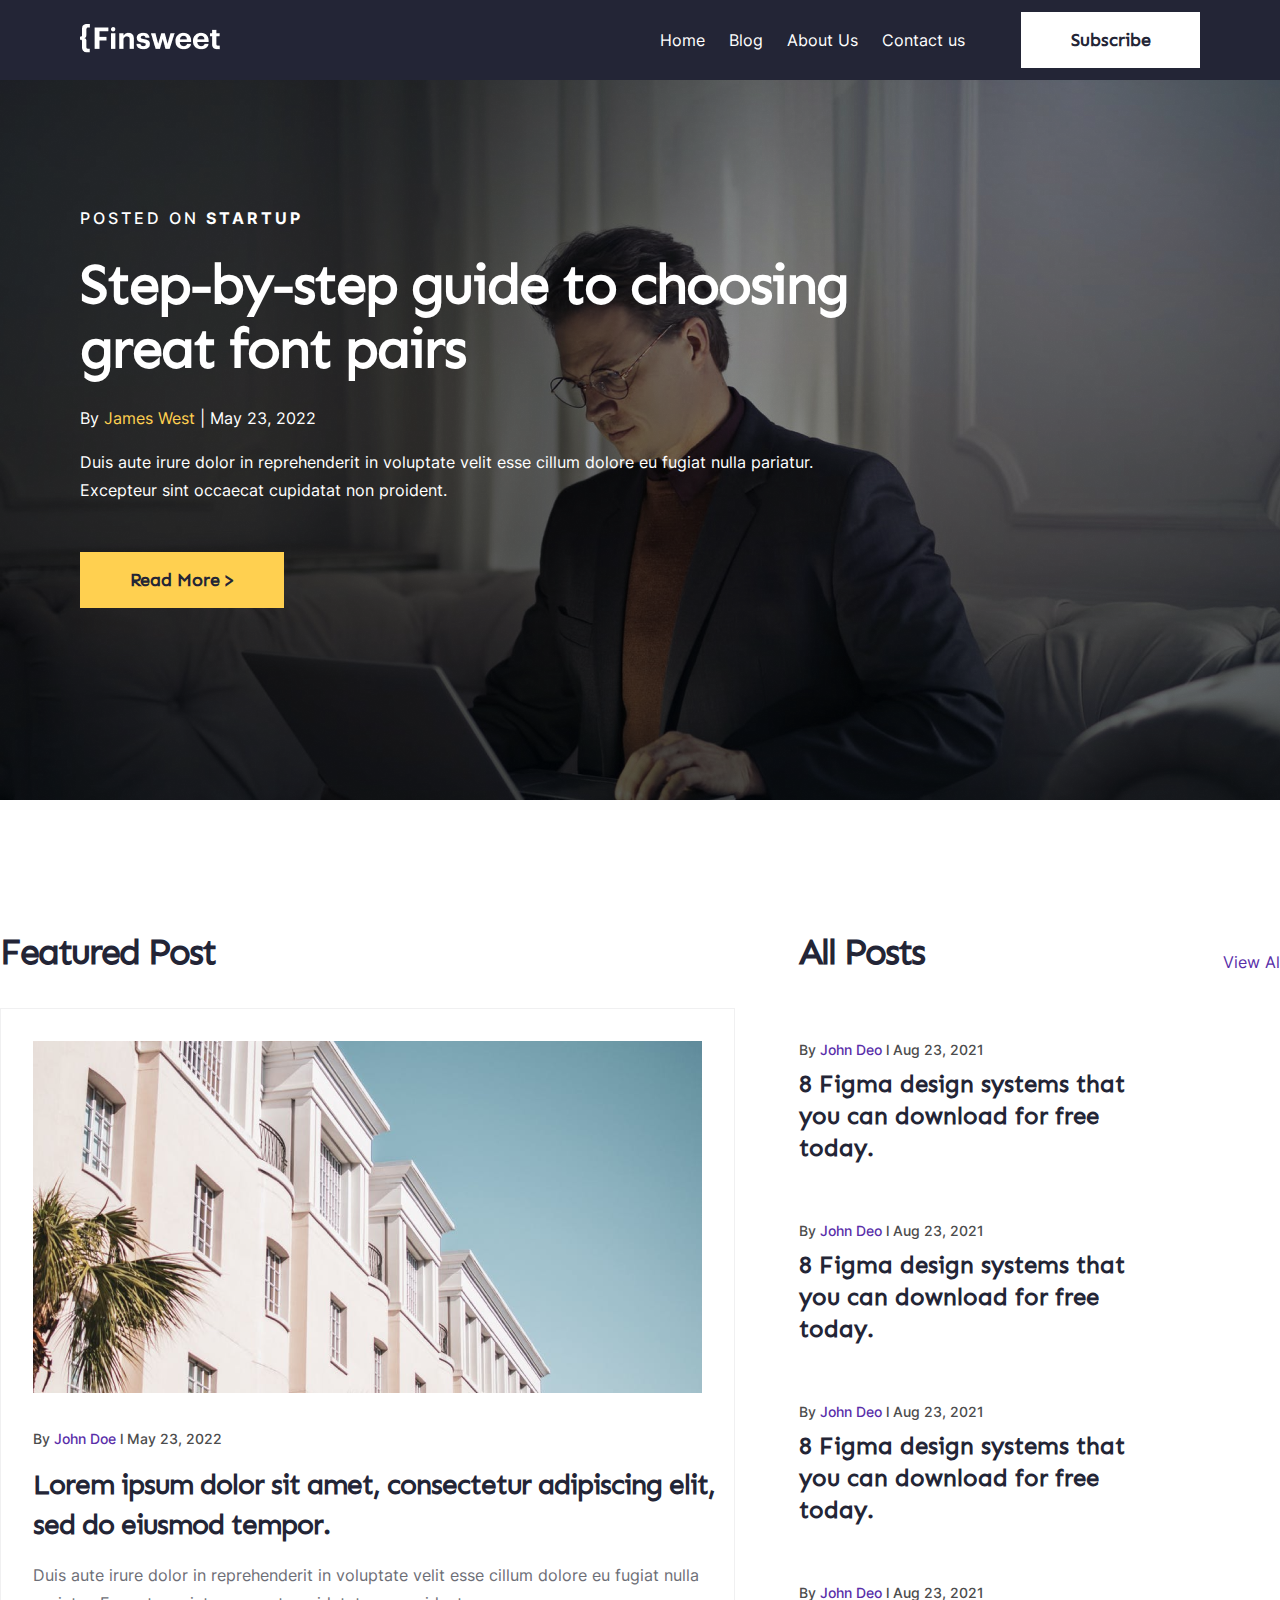
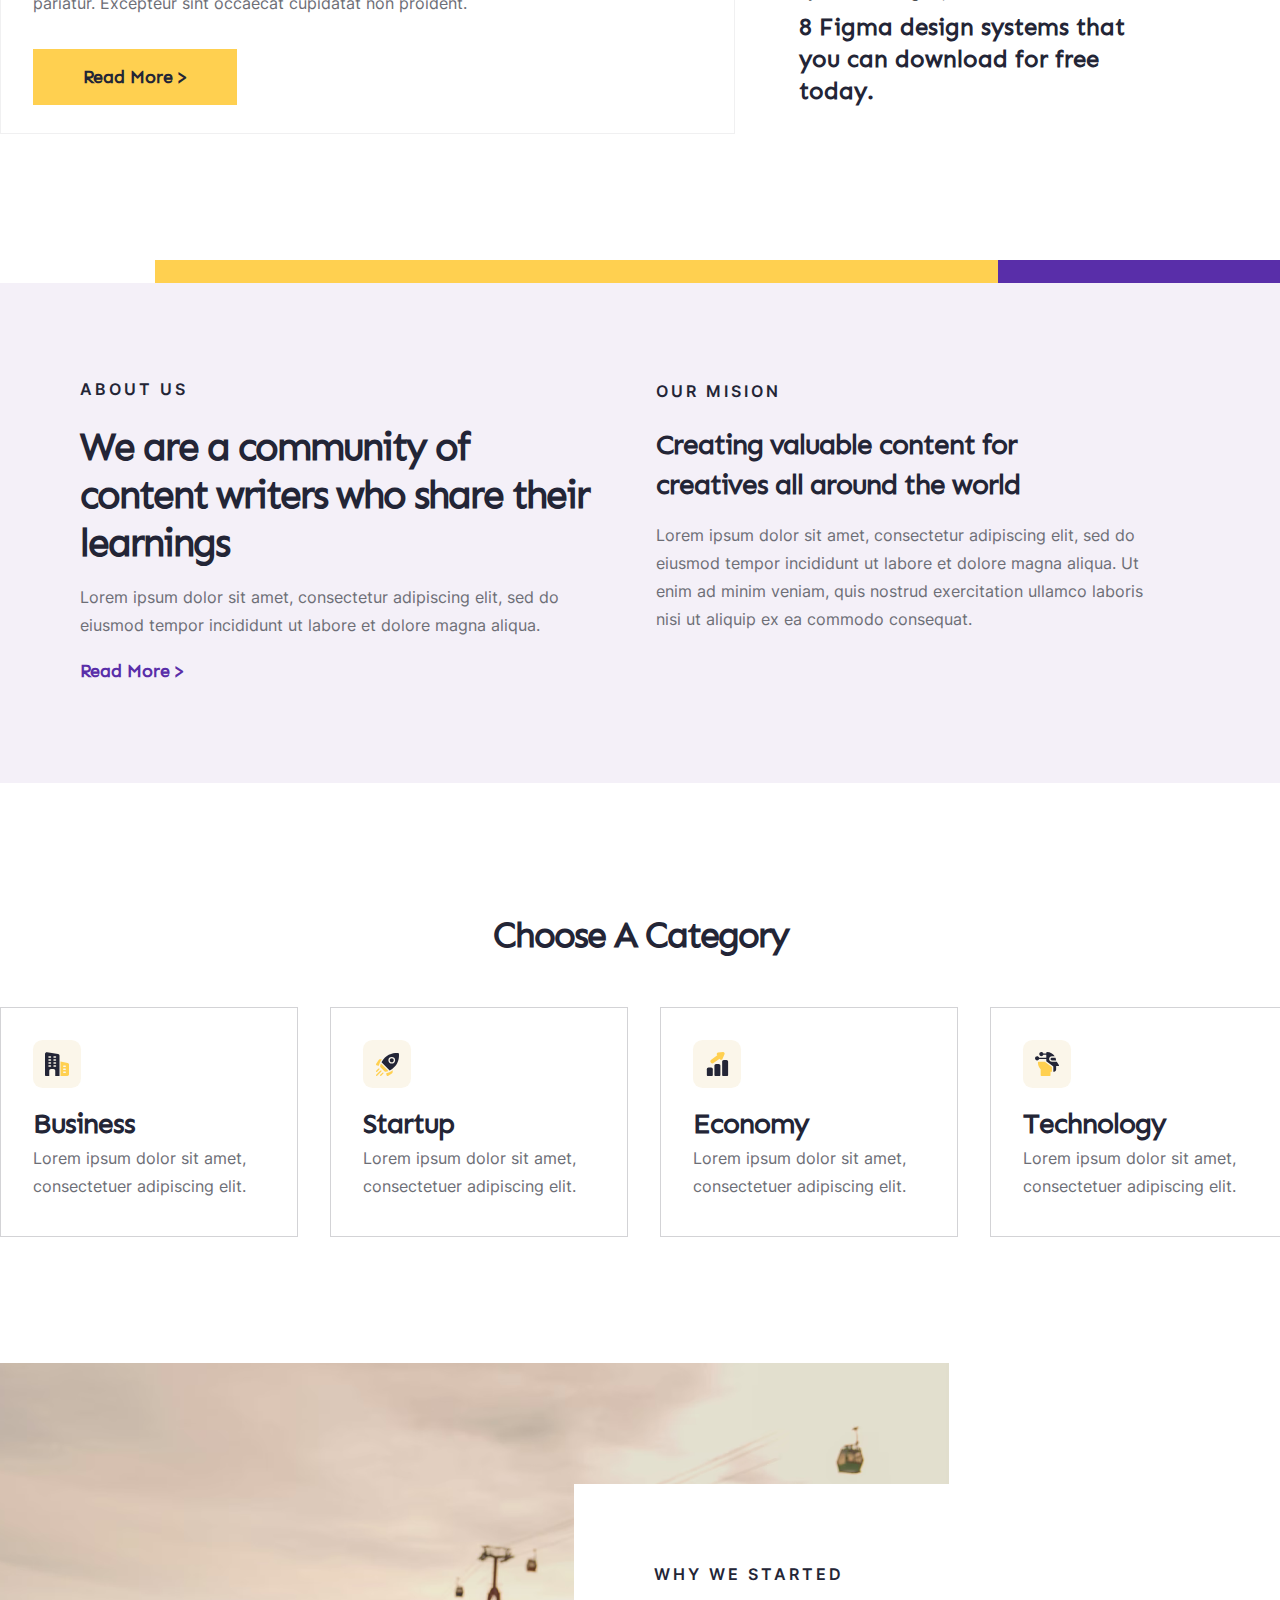
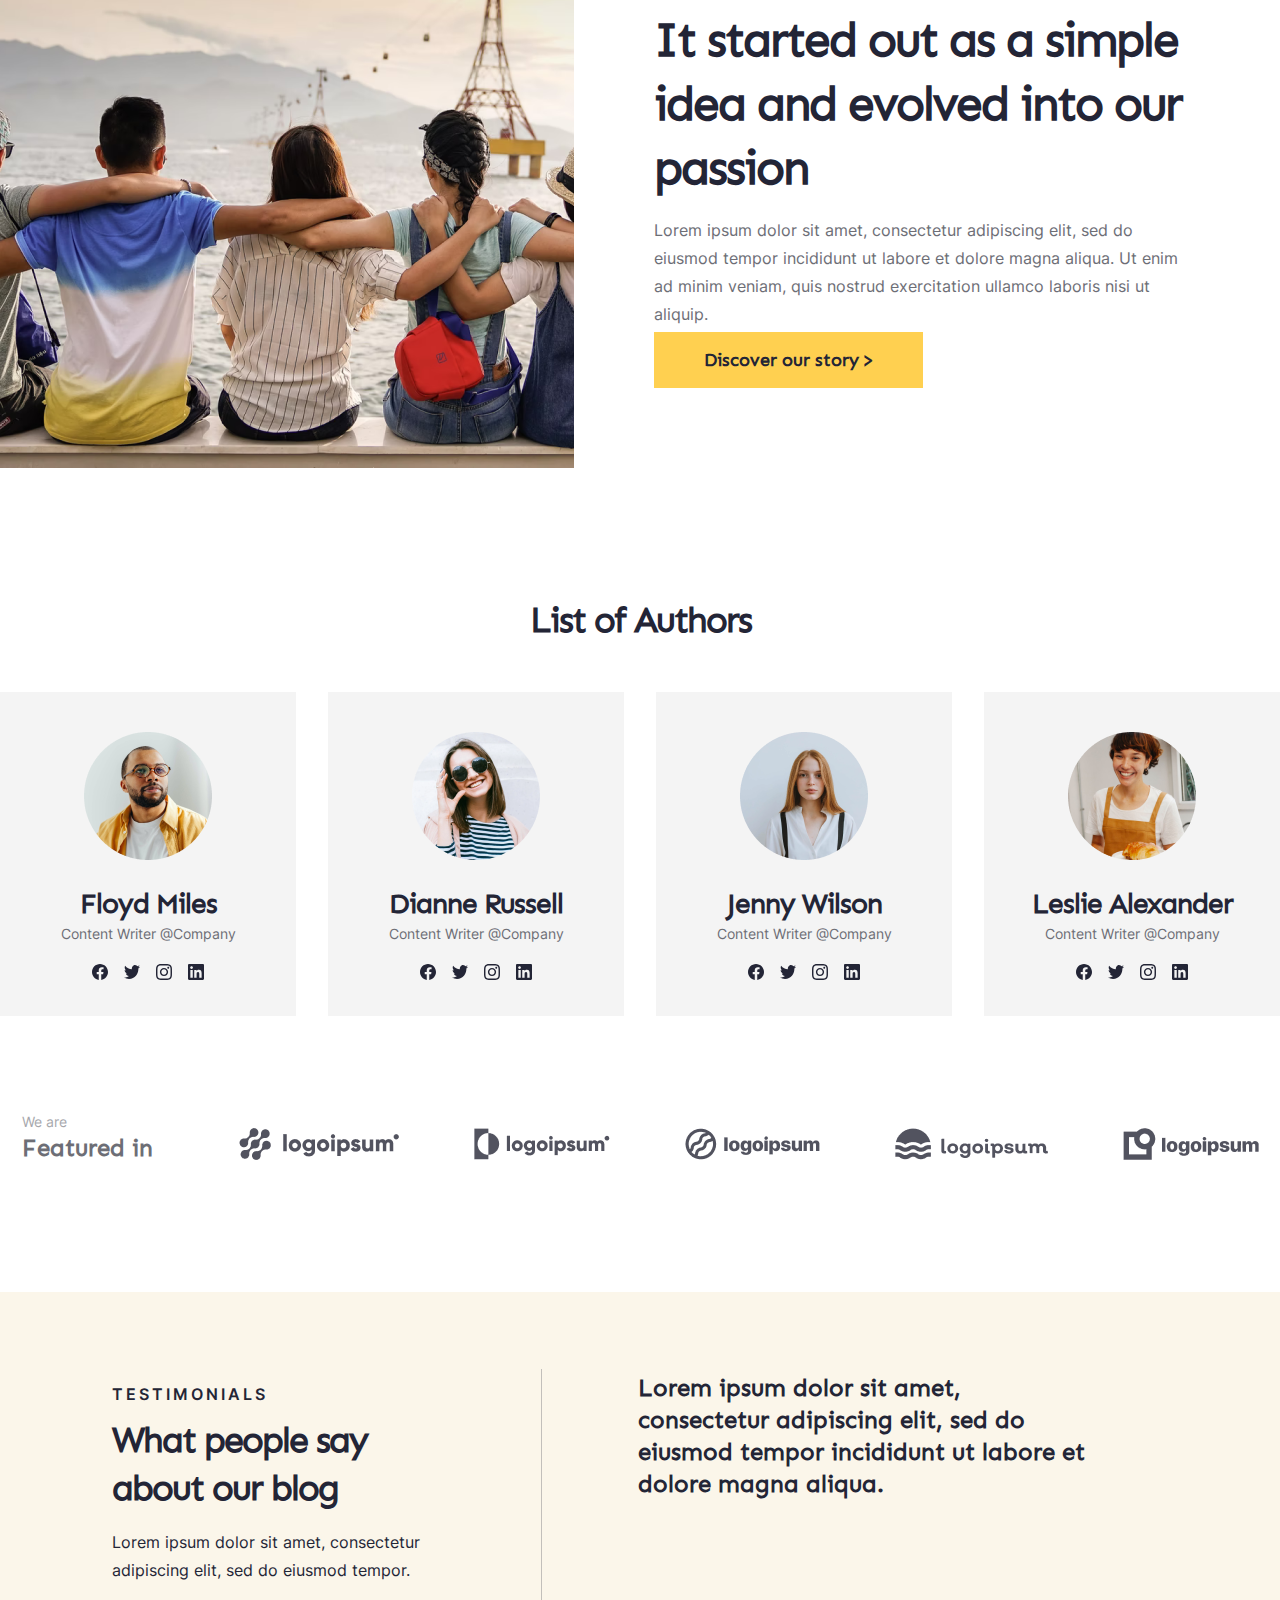
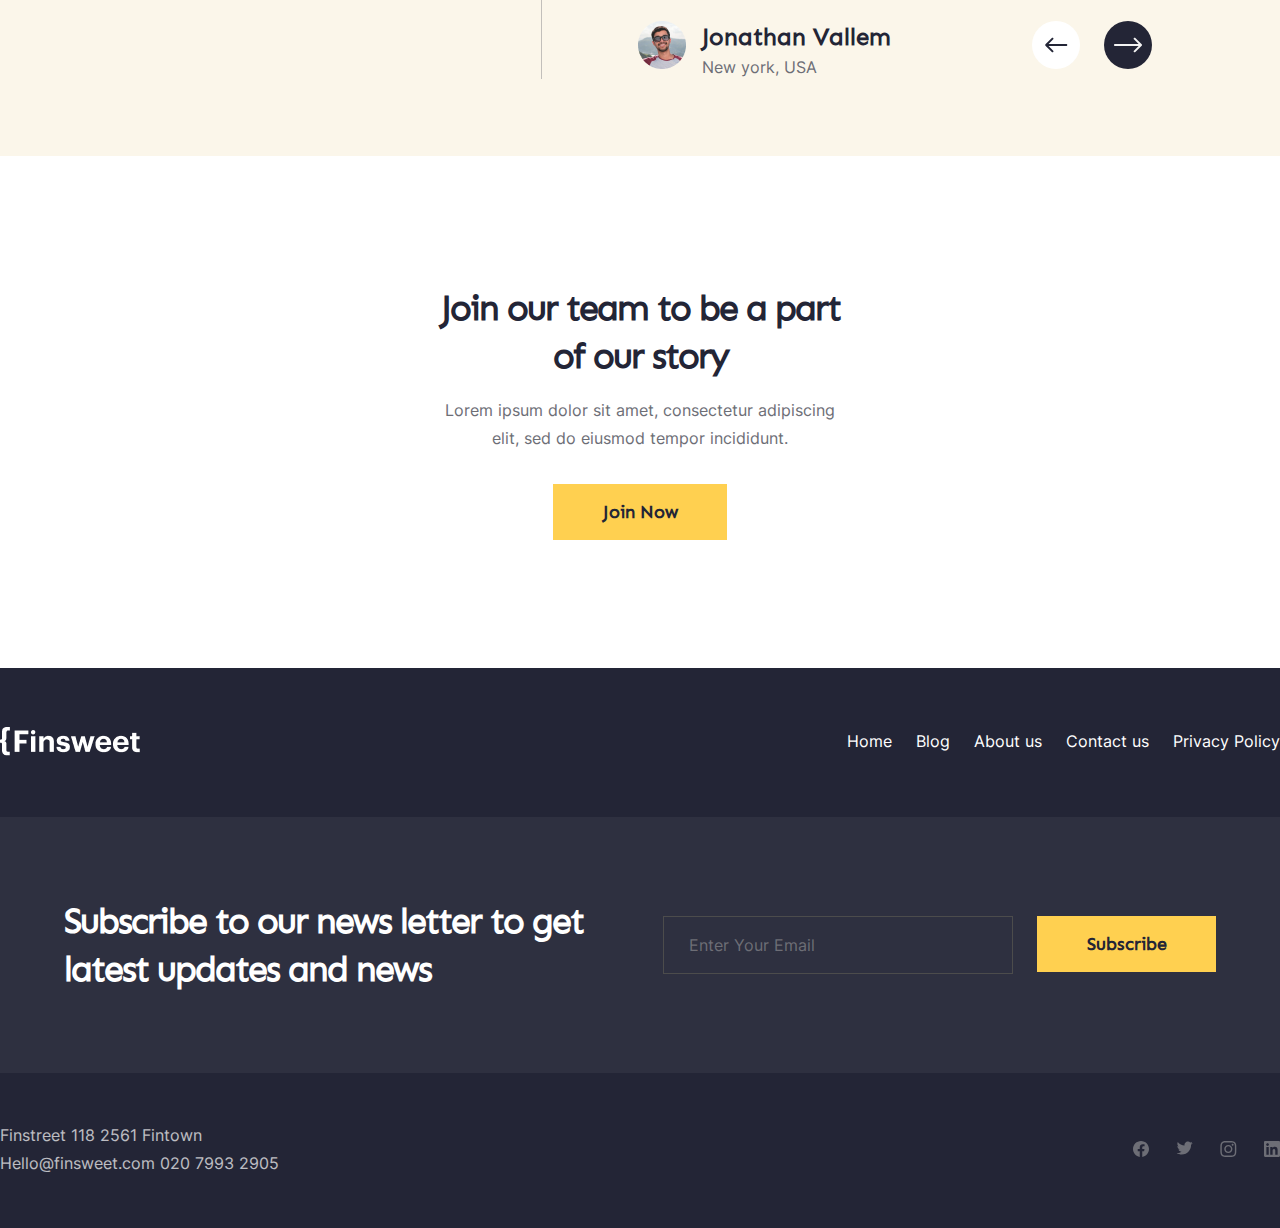
<file: index.html>
<!DOCTYPE html>
<html lang="en">
<head>
  <meta charset="UTF-8">
  <meta http-equiv="X-UA-Compatible" content="IE=edge">
  <meta name="viewport" content="width=device-width, initial-scale=1.0">
  <link rel="stylesheet" href="font.css">
  <link rel="stylesheet" href="index.css">
  <title>Clients</title>
</head>
<body>
  <header class="header">
    <div class="header-logo">
      <img src="img/LOGO.png" alt="">
    </div>
    <nav class="nav">
      <ul class="list">
        <li class="list-li"><a href="index.html" class="list-link">Home</a></li>
        <li class="list-li"><a href="blog.html" class="list-link">Blog</a></li>
        <li class="list-li"><a href="About_us.html" class="list-link">About Us</a></li>
        <li class="list-li"><a href="contact-us.html" class="list-link">Contact us</a></li>
      </ul>
    </nav>
    <a href="" class="header-button-link">
      <div class="header-button">
        <a href="" class="header-subscribe">Subscribe</a>
      </div>
    </a>
  </header>
  <main class="main">

    <!-- HOME -->
    <section class="home">
      <div class="radial-gardiend">
        <div class="hero-info">

          <div class="posted-on-startup">
            <p>Posted on <b>startup</b></p>
          </div>

          <div class="step-by-step">
            <p>Step-by-step guide to choosing great font pairs</p>
          </div>

          <div class="by">
            <p>By <span>James West</span>  |  May 23, 2022 </p>
          </div>

          <div class="home-text">
            <p>Duis aute irure dolor in reprehenderit in voluptate velit esse cillum dolore eu fugiat nulla pariatur. Excepteur sint occaecat cupidatat non proident.</p>
          </div>

          <div class="home-button">
            <a href="" class="home-read-more">Read More ></a>
          </div>
        </div>
      </div>
    </section>
    <!-- HOME -->

    <!-- POSTS -->
    <section class="posts" id="posts">

      <div class="featured-post">
        <div class="featured-header">
          <h2>Featured Post</h2>
        </div>
        <div class="post-wrapper">
          <img src="img/home 2.png" alt="" class="post-img">
          <div class="post-by">
            <p>By <span>John Doe</span>   l   May 23, 2022</p>
          </div>
          <div class="post-lorem">
            <p>Lorem ipsum dolor sit amet, consectetur adipiscing elit, sed do eiusmod tempor.</p>
          </div>
          <div class="post-text">
            <p>Duis aute irure dolor in reprehenderit in voluptate velit esse cillum dolore eu fugiat nulla pariatur. Excepteur sint occaecat cupidatat non proident.</p>
          </div>
          <div class="post-button">
            <a href="" class="post-read-more">Read More ></a>
          </div>
        </div>
      </div>

      <div class="all-post">
        <div class="all-post-header">
          <h2>All Posts</h2>
          <div class="view-all">
            <a href="blog.html#posts">View All</a>
          </div>
        </div>
        <div class="posts-items">

          <a href="" class="card-link">
            <div class="card-1">
              <div class="card-by">
                <p>By <span>John Deo</span>   l   Aug 23, 2021 </p>
              </div>
              <div class="card-text">
                <p>8 Figma design systems that you can download for free today.</p>
              </div>
            </div>
          </a>

          <a href="" class="card-link">
            <div class="card-2">
              <div class="card-by">
                <p>By <span>John Deo</span>   l   Aug 23, 2021 </p>
              </div>
              <div class="card-text">
                <p>8 Figma design systems that you can download for free today.</p>
              </div>
            </div>
          </a>

          <a href="" class="card-link">
            <div class="card-3">
              <div class="card-by">
                <p>By <span>John Deo</span>   l   Aug 23, 2021 </p>
              </div>
              <div class="card-text">
                <p>8 Figma design systems that you can download for free today.</p>
              </div>
            </div>
          </a>

          <a href="" class="card-link">
            <div class="card-4">
              <div class="card-by">
                <p>By <span>John Deo</span>   l   Aug 23, 2021 </p>
              </div>
              <div class="card-text">
                <p>8 Figma design systems that you can download for free today.</p>
              </div>
            </div>
          </a>

        </div>
      </div>
    </section>
    <!-- POSTS -->

    <!-- ABOUT US -->
    <section class="about-us">

      <div class="lines">
        <div class="line-yellow"></div>
        <div class="line-purple"></div>
      </div>

      <div class="about-us-content">

        <div class="content-left">
          <div class="content-left-header">
            <p>ABOUT US</p>
          </div>
          <div class="content-left-bold">
            <h2>We are a community of content writers who share their learnings</h2>
          </div>
          <div class="content-left-lorem">
            <p>Lorem ipsum dolor sit amet, consectetur adipiscing elit, sed do eiusmod tempor incididunt ut labore et dolore magna aliqua.</p>
          </div>
          <div class="content-left-link">
            <a href="" class="">Read More ></a>
          </div>
        </div>

        <div class="content-right">
          <div class="content-right-header">
            <p>OUR MISION</p>
          </div>
          <div class="content-right-bold">
            <h3>Creating valuable content for creatives all around the world</h3>
          </div>
          <div class="content-right-lorem">
            <p>Lorem ipsum dolor sit amet, consectetur adipiscing elit, sed do eiusmod tempor incididunt ut labore et dolore magna aliqua. Ut enim ad minim veniam, quis nostrud exercitation ullamco laboris nisi ut aliquip ex ea commodo consequat.</p>
          </div>
        </div>
      </div>

    </section>
    <!-- ABOUT US -->

    <!-- CHOOSE A CATAGORY -->
    <section class="category" id="category">

      <div class="category-header">
        <h2>Choose A Category</h2>
      </div>

      <div class="card-flex">
        <a href="categories/business.html" class="card-flex-link">
          <div class="card-business">
            <div class="card-icon">
              <img src="img/Business.svg" alt="">
            </div>
            <div class="card-flex-header">
              <h3>Business</h3>
            </div>
            <div class="card-flex-text">
              <p>Lorem ipsum dolor sit amet, consectetuer adipiscing elit.</p>
            </div>
          </div>
        </a>

        <a href="categories/startup.html" class="card-flex-link">
          <div class="card-startup">
            <div class="card-icon">
              <img src="img/startup.svg" alt="">
            </div>
            <div class="card-flex-header">
              <h3>Startup</h3>
            </div>
            <div class="card-flex-text">
              <p>Lorem ipsum dolor sit amet, consectetuer adipiscing elit.</p>
            </div>
          </div>
        </a>

        <a href="categories/economy.html" class="card-flex-link">
          <div class="card-economy">
            <div class="card-icon">
              <img src="img/economy.svg" alt="">
            </div>
            <div class="card-flex-header">
              <h3>Economy</h3>
            </div>
            <div class="card-flex-text">
              <p>Lorem ipsum dolor sit amet, consectetuer adipiscing elit.</p>
            </div>
          </div>
        </a>

        <a href="categories/techonology.html" class="card-flex-link">
          <div class="card-technology">
            <div class="card-icon">
              <img src="img/technology.svg" alt="">
            </div>
            <div class="card-flex-header">
              <h3>Technology</h3>
            </div>
            <div class="card-flex-text">
              <p>Lorem ipsum dolor sit amet, consectetuer adipiscing elit.</p>
            </div>
          </div>
        </a>
      </div>
    </section>
    <!-- CHOOSE A CATAGORY -->

    <!-- SPECIAL POST -->
    <section class="special">
      <div class="special-bg"></div>
      <div class="special-content">
        <div class="special-content-header">
          <p>WHY WE STARTED</p>
        </div>
        <div class="special-h1">
          <h1>It started out as a simple idea and evolved into our passion</h1>
        </div>
        <div class="special-lorem">
          <p>Lorem ipsum dolor sit amet, consectetur adipiscing elit, sed do eiusmod tempor incididunt ut labore et dolore magna aliqua. Ut enim ad minim veniam, quis nostrud exercitation ullamco laboris nisi ut aliquip.</p>
        </div>
        <a href="" class="special-link">
          <div class="special-button">
            <p>Discover our story ></p>
          </div>
        </a>
      </div>
    </section>
    <!-- SPECIAL POST -->

    <!-- AUTHORS -->
    <section class="authors">
      <div class="authors-header">
        <h2>List of Authors</h2>
      </div>

      <div class="authors-flex">
        <a href="author.html" class="authors-link">
          <div class="authors-item-1">
            <img src="img/face 1.png" alt="" class="authors-photo">
            <div class="authors-name">
              <h3>Floyd Miles</h3>
            </div>
            <div class="authors-role">
              <p>Content Writer @Company</p>
            </div>
            <div class="authors-others">
              <img src="img/facebook.svg" alt="">
              <img src="img/twitter.svg" alt="">
              <img src="img/instagram.svg" alt="">
              <img src="img/in.svg" alt="">
            </div>
          </div>
        </a>

        <a href="author.html" class="authors-link">
          <div class="authors-item-1">
            <img src="img/face 2.png" alt="" class="authors-photo">
            <div class="authors-name">
              <h3>Dianne Russell</h3>
            </div>
            <div class="authors-role">
              <p>Content Writer @Company</p>
            </div>
            <div class="authors-others">
              <img src="img/facebook.svg" alt="">
              <img src="img/twitter.svg" alt="">
              <img src="img/instagram.svg" alt="">
              <img src="img/in.svg" alt="">
            </div>
          </div>
        </a>

        <a href="author.html" class="authors-link">
          <div class="authors-item-1">
            <img src="img/face 3.png" alt="" class="authors-photo">
            <div class="authors-name">
              <h3>Jenny Wilson</h3>
            </div>
            <div class="authors-role">
              <p>Content Writer @Company</p>
            </div>
            <div class="authors-others">
              <img src="img/facebook.svg" alt="">
              <img src="img/twitter.svg" alt="">
              <img src="img/instagram.svg" alt="">
              <img src="img/in.svg" alt="">
            </div>
          </div>
        </a>

        <a href="author.html" class="authors-link">
          <div class="authors-item-1">
            <img src="img/face 4.png" alt="" class="authors-photo">
            <div class="authors-name">
              <h3>Leslie Alexander</h3>
            </div>
            <div class="authors-role">
              <p>Content Writer @Company</p>
            </div>
            <div class="authors-others">
              <img src="img/facebook.svg" alt="">
              <img src="img/twitter.svg" alt="">
              <img src="img/instagram.svg" alt="">
              <img src="img/in.svg" alt="">
            </div>
          </div>
        </a>

      </div>
    </section>
    <!-- AUTHORS -->

    <!-- LOGO -->
    <section class="logo">
      <div class="logo-start">
        <p>We are</p>
        <h4>Featured in</h4>
      </div>
      <div class="logo-flex">
        <div class="logo-1">
          <img src="img/Logo 1.png" alt="">
        </div>
        <div class="logo-2">
          <img src="img/Logo 2.png" alt="">
        </div>
        <div class="logo-3">
          <img src="img/Logo 3.png" alt="">
        </div>
        <div class="logo-4">
          <img src="img/Logo 4.png" alt="">
        </div>
        <div class="logo-5">
          <img src="img/Logo 5.png" alt="">
        </div>
      </div>
    </section>
    <!-- LOGO -->

    <!-- TESTIMONIALS -->
    <section class="testimonials">
      <div class="testi-left">
        <div class="left-header">
          <p>TESTIMONIALS</p>
        </div>
        <div class="left-bold">
          <h2>What people say about our blog</h2>
        </div>
        <div class="left-lorem">
          <p>Lorem ipsum dolor sit amet, consectetur adipiscing elit, sed do eiusmod tempor.</p>
        </div>
      </div>
      
      <div class="testi-line"></div>

      <div class="testi-right">

        <div class="right-mes">
          <h4>Lorem ipsum dolor sit amet, consectetur adipiscing elit, sed do eiusmod tempor incididunt ut labore et dolore magna aliqua.</h4>
        </div>

        <div class="right-author">
          <div class="right-photo">
            <img src="img/miniface.png" alt="">
          </div>

          <div class="authot-info">
            <div class="author-info-name">
              <h4>Jonathan Vallem</h4>
            </div>
            <div class="author-info-city">
              <p>New york, USA</p>
            </div>
          </div>

          <div class="right-arrows">
            <a href="" class="arrow-1-link">
              <div class="arrow-1">
                <img src="img/Arrow2.svg" alt="">
              </div>
            </a>
            <a href="" class="arrow-2-link">
              <div class="arrow-2">
                <img src="img/arrow 1.svg" alt="">
              </div>
            </a>
          </div>
        </div> 
      </div>

    </section>
    <!-- TESTIMONIALS -->

    <!-- JOIN -->
    <section class="join">
      <div class="join-bold">
        <h2>Join our team to be a part of our story</h2>
      </div>
      <div class="join-lorem">
        <p>Lorem ipsum dolor sit amet, consectetur adipiscing elit, sed do eiusmod tempor incididunt.</p>
      </div>
      <a href="contact-us.html" class="join-button-link">
        <div class="join-button">
          <p>Join Now</p>
        </div>
      </a>
    </section>
    <!-- JOIN -->
  </main>

  <footer class="footer">
    <div class="footer-content">

      <div class="footer-header">
        <div class="footer-logo">
          <img src="img/footer-logo.png" alt="">
        </div>

        <nav class="footer-nav">
          <ul class="footer-list">
            <li><a href="index.html" class="footer-link">Home</a></li>
            <li><a href="blog.html" class="footer-link">Blog</a></li>
            <li><a href="About_us.html" class="footer-link">About us</a></li>
            <li><a href="contact-us.html" class="footer-link">Contact us</a></li>
            <li><a href="privacy-policy.html" class="footer-link">Privacy Policy</a></li>
          </ul>
        </nav>
      </div>

      <div class="footer-center">
        <div class="footer-text">
          <h2>Subscribe to our news letter to get latest updates and news</h2>
        </div>

        <div class="footer-email">
          <div class="footer-input">
            <input type="email" placeholder="Enter Your Email">
            <a href="" class="footer-button-link" id="mybutton">
              <div class="footer-button">
                <p>Subscribe</p>
              </div>
            </a>
          </div>
        </div>
      </div>

      <div class="footer-bottom">
        <div class="footer-info">
          <div class="footer-adres">
            <p>Finstreet 118 2561 Fintown</p>
          </div>
          <div class="footer-hello">
            <p>Hello@finsweet.com  020 7993 2905</p>
          </div>
        </div>
        <div class="footer-links">
          <a href="" class="footer-facebook">
            <img src="img/wh_facebook.svg" alt="">
          </a>
          <a href="" class="wh-twitter">
            <img src="img/wh-twitter.svg" alt="">
          </a>
          <a href="" class="wh-insta">
            <img src="img/wh-insta.svg" alt="">
          </a>
          <a href="" class="wh-in">
            <img src="img/wh-in.svg" alt="">
          </a>
        </div>
      </div>
    </div>
  </footer>
</body>
</html>
</file>
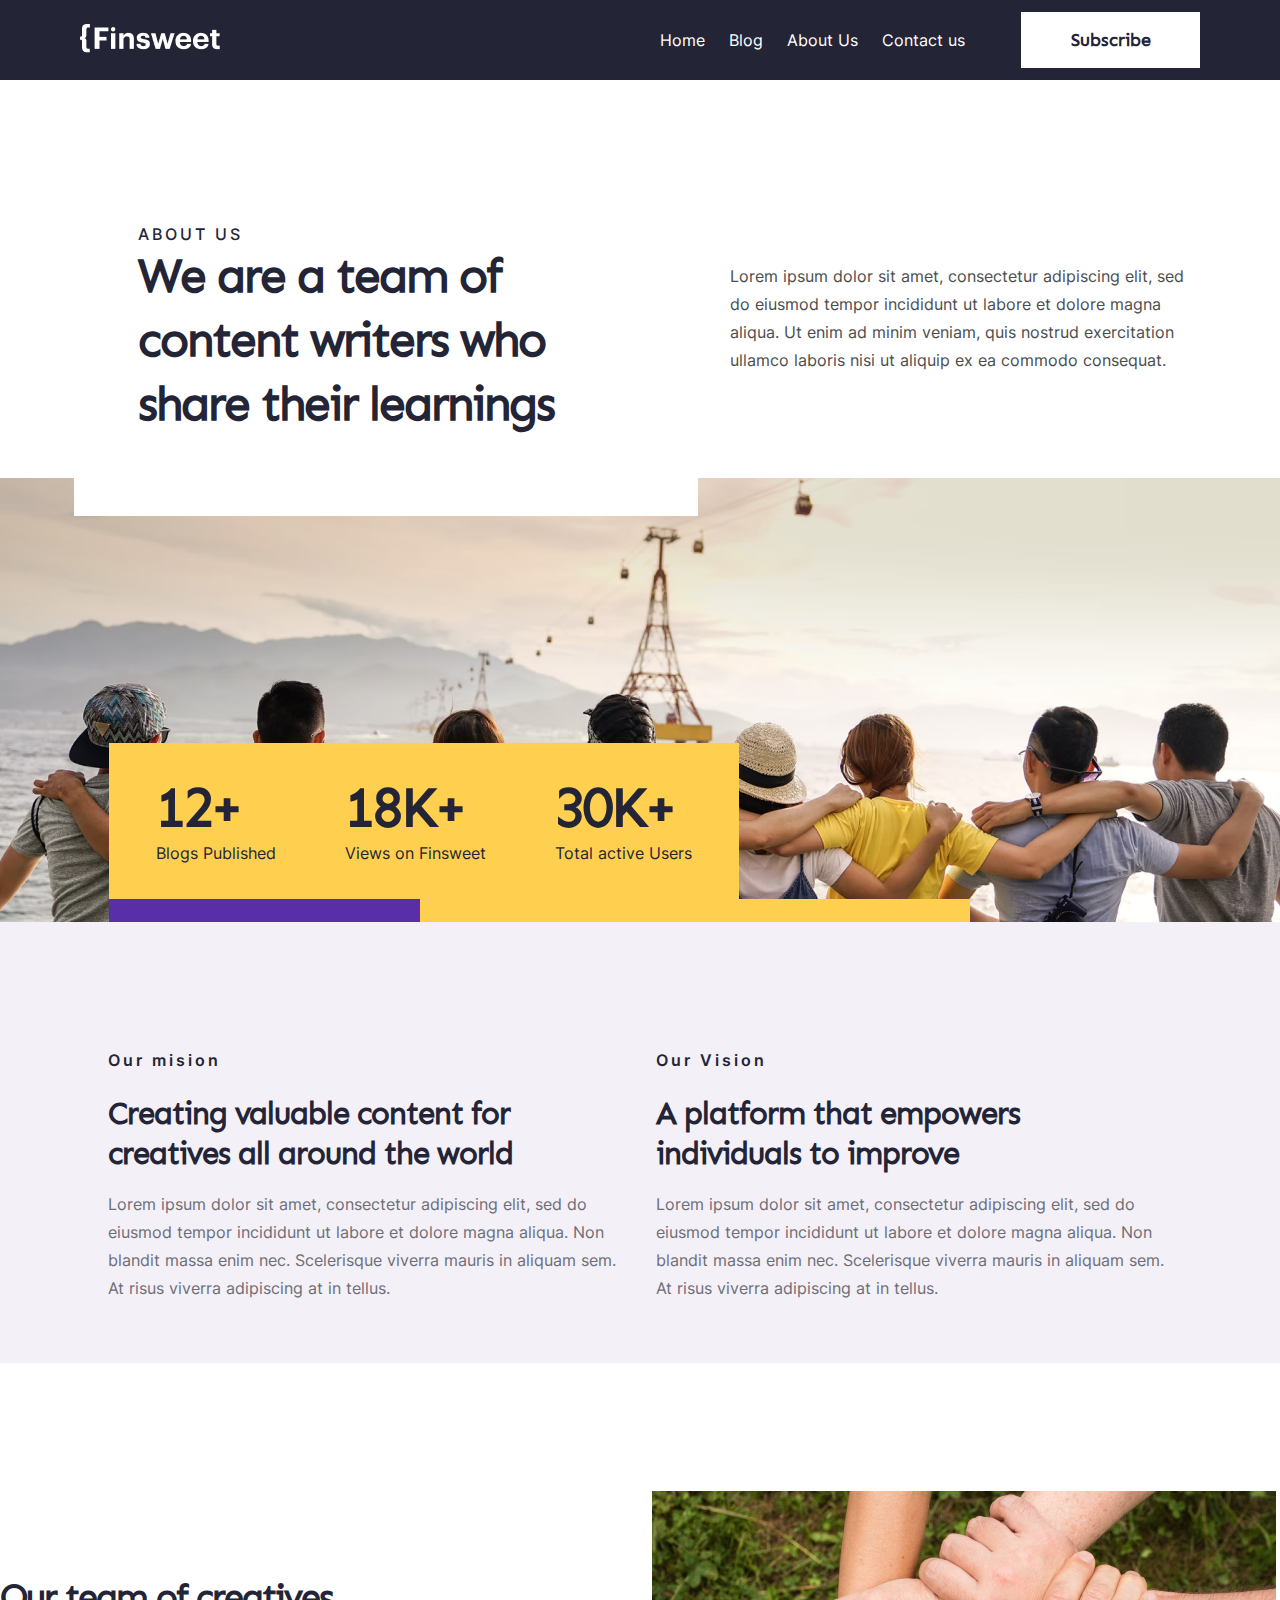
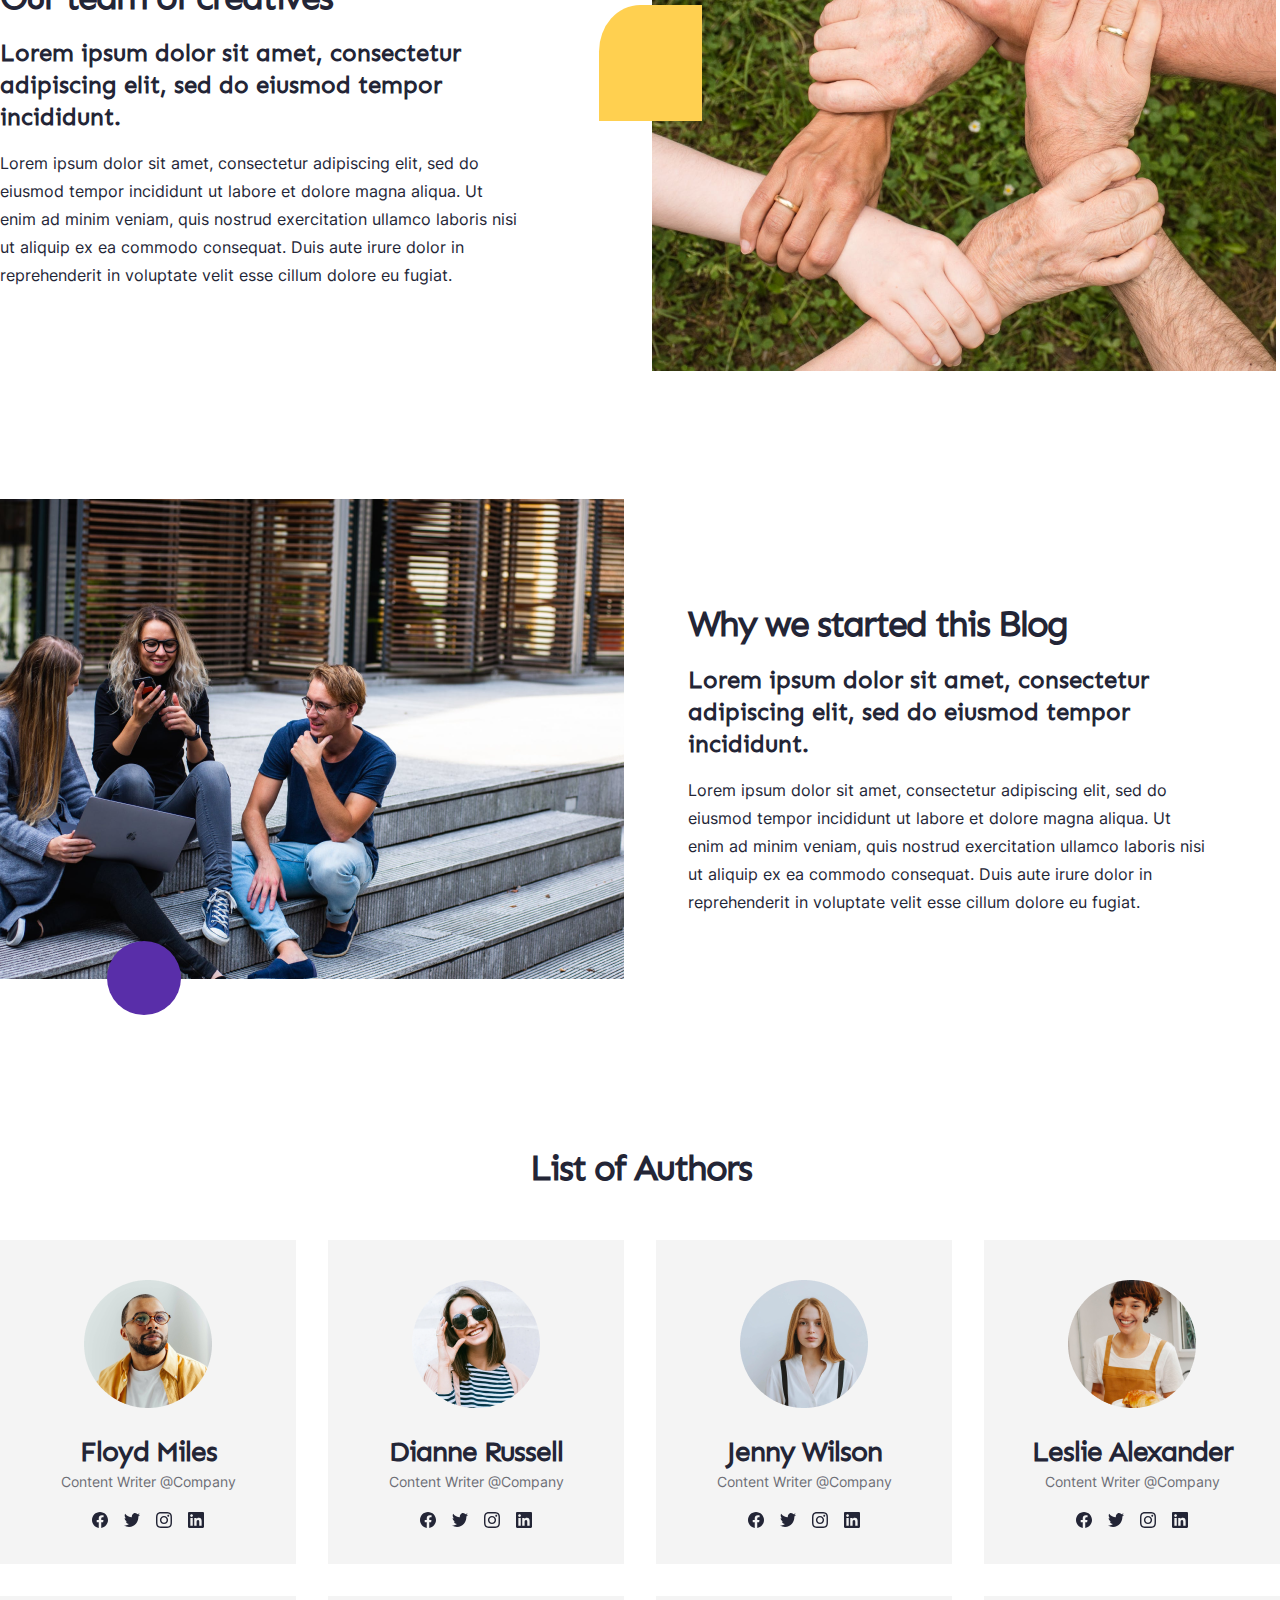
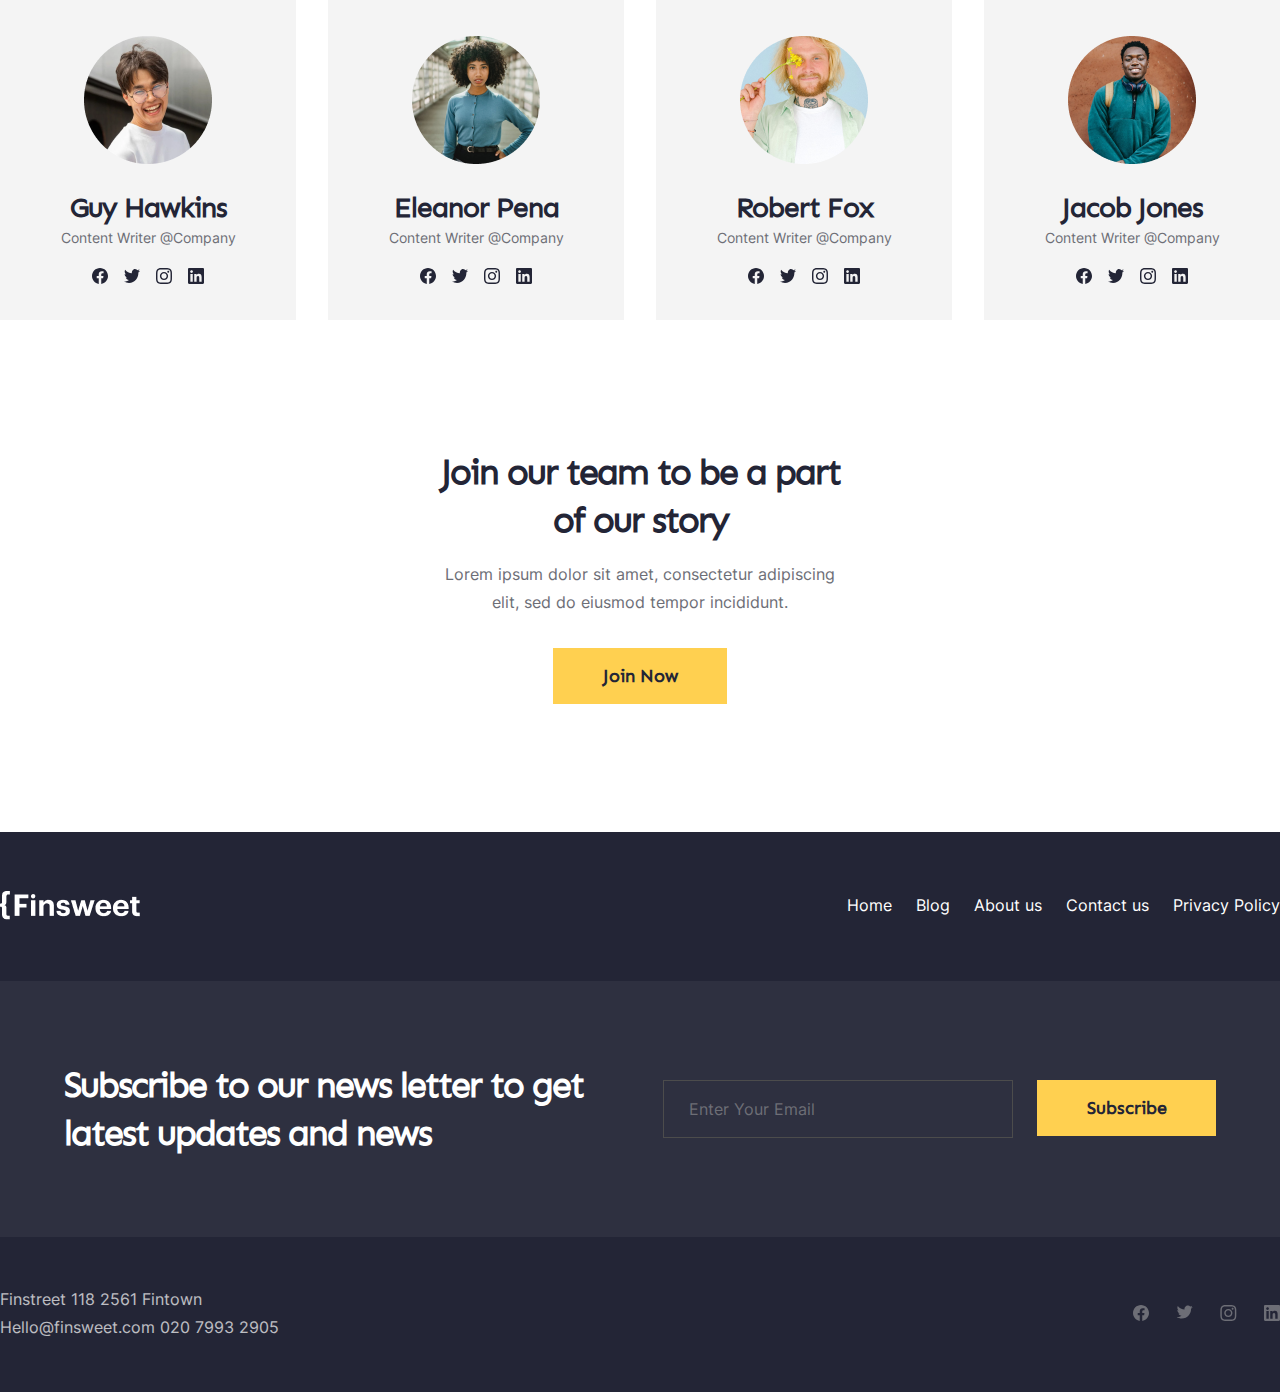
<file: About_us.html>
<!DOCTYPE html>
<html lang="en">
<head>
  <meta charset="UTF-8">
  <meta http-equiv="X-UA-Compatible" content="IE=edge">
  <meta name="viewport" content="width=device-width, initial-scale=1.0">
  <link rel="stylesheet" href="About_us.css">
  <link rel="stylesheet" href="font.css">
  <title>About Us</title>
</head>
<body>
  <header class="header">
    <div class="header-logo">
      <img src="img/LOGO.png" alt="">
    </div>
    <nav class="nav">
      <ul class="list">
        <li class="list-li"><a href="index.html" class="list-link">Home</a></li>
        <li class="list-li"><a href="blog.html" class="list-link">Blog</a></li>
        <li class="list-li"><a href="About_us.html" class="list-link">About Us</a></li>
        <li class="list-li"><a href="contact-us.html" class="list-link">Contact us</a></li>
      </ul>
    </nav>
    <a href="" class="header-button-link">
      <div class="header-button">
        <a href="" class="header-subscribe">Subscribe</a>
      </div>
    </a>
  </header>

  <main class="main">
    <section class="about-us-header">
      <div class="block-top">
        <div class="block-left">
          <div class="left-header">
            <p>ABOUT US</p>
          </div>
          <div class="left-bold">
            <h1>We are a team of content writers who share their learnings</h1>
          </div>
        </div>
        <div class="block-right">
          <div class="block-right-text">
            <p>Lorem ipsum dolor sit amet, consectetur adipiscing elit, sed do eiusmod tempor incididunt ut labore et dolore magna aliqua. Ut enim ad minim veniam, quis nostrud exercitation ullamco laboris nisi ut aliquip ex ea commodo consequat.</p>
          </div>
        </div>
      </div>

      <div class="block-bottom">
        <div class="bottom-content">
          <div class="bottom-info">

            <div class="bottom-cards">
              <div class="card-1">
                <p class="card-header">12+</p>
                <p class="card-text">Blogs Published</p>
              </div>
  
              <div class="card-2">
                <p class="card-header">18K+</p>
                <p class="card-text">Views on Finsweet</p>
              </div>
  
              <div class="card-3">
                <p class="card-header">30K+</p>
                <p class="card-text">Total active Users</p>
              </div>
            </div>


          </div>
        </div>
        <div class="bottom-lines">
          <div class="line-purple"></div>
          <div class="line-yellow"></div>
        </div>
      </div>
        
      <div class="about-us-others">

        <div class="others-left">
          <div class="others-header">
            <p>Our mision</p>
          </div>
          <div class="others-bold">
            <h3>Creating valuable content for creatives all around the world</h3>
          </div>
          <div class="others-text">
            <p>Lorem ipsum dolor sit amet, consectetur adipiscing elit, sed do eiusmod tempor incididunt ut labore et dolore magna aliqua. Non blandit massa enim nec. Scelerisque viverra mauris in aliquam sem. At risus viverra adipiscing at in tellus.</p>
          </div>
        </div>

        <div class="others-right">
          <div class="others-header">
            <p>Our Vision</p>
          </div>
          <div class="others-bold">
            <h3>A platform that empowers individuals to improve</h3>
          </div>
          <div class="others-text">
            <p>Lorem ipsum dolor sit amet, consectetur adipiscing elit, sed do eiusmod tempor incididunt ut labore et dolore magna aliqua. Non blandit massa enim nec. Scelerisque viverra mauris in aliquam sem. At risus viverra adipiscing at in tellus.</p>
          </div>
        </div>
      </div>
    </section>
    <!-- ABOUT US -->

    <!-- IMG RIGHT -->
    <div class="right-img">

      <div class="content-left">
        <div class="content-left-header-h2">
          <h2>Our team of creatives</h2>
        </div>
        <div class="content-left-header-h4">
          <h4>Lorem ipsum dolor sit amet, consectetur adipiscing elit, sed do eiusmod tempor incididunt.</h4>
        </div>
        <div class="content-left-text">
          <p>Lorem ipsum dolor sit amet, consectetur adipiscing elit, sed do eiusmod tempor incididunt ut labore et dolore magna aliqua. Ut enim ad minim veniam, quis nostrud exercitation ullamco laboris nisi ut aliquip ex ea commodo consequat. Duis aute irure dolor in reprehenderit in voluptate velit esse cillum dolore eu fugiat.</p>
        </div>
      </div>

      <div class="content-right">
        <div class="border-left-top-radius"></div>
        <img src="img/img right.png" alt="">
      </div>

    </div>
    <!-- IMG RIGHT -->

    <!-- IMG LEFT -->
    <div class="left-img">

      <div class="content-left-img">
        <img src="img/left img.png" alt="">
        <div class="circle"></div>
      </div>

      <div class="content-right-left-img">
        <div class="left-img-header-h2">
          <h2>Why we started this Blog</h2>
        </div>
        <div class="left-img-header-h4">
          <h4>Lorem ipsum dolor sit amet, consectetur adipiscing elit, sed do eiusmod tempor incididunt.</h4>
        </div>
        <div class="left-img-text">
          <p>Lorem ipsum dolor sit amet, consectetur adipiscing elit, sed do eiusmod tempor incididunt ut labore et dolore magna aliqua. Ut enim ad minim veniam, quis nostrud exercitation ullamco laboris nisi ut aliquip ex ea commodo consequat. Duis aute irure dolor in reprehenderit in voluptate velit esse cillum dolore eu fugiat.</p>
        </div>
      </div>
    </div>
    <!-- IMG LEFT -->

    <!-- LIST OF AUTHORS -->
    <section class="list-of-authors">
      <div class="authors-header">
        <h2>List of Authors</h2>
      </div>

      <div class="authors">
        <a href="author.html" class="authors-link">
          <div class="authors-item-1">
            <img src="img/face 1.png" alt="" class="authors-photo">
            <div class="authors-name">
              <h3>Floyd Miles</h3>
            </div>
            <div class="authors-role">
              <p>Content Writer @Company</p>
            </div>
            <div class="authors-others">
              <img src="img/facebook.svg" alt="">
              <img src="img/twitter.svg" alt="">
              <img src="img/instagram.svg" alt="">
              <img src="img/in.svg" alt="">
            </div>
          </div>
        </a>

        <a href="author.html" class="authors-link">
          <div class="authors-item-1">
            <img src="img/face 2.png" alt="" class="authors-photo">
            <div class="authors-name">
              <h3>Dianne Russell</h3>
            </div>
            <div class="authors-role">
              <p>Content Writer @Company</p>
            </div>
            <div class="authors-others">
              <img src="img/facebook.svg" alt="">
              <img src="img/twitter.svg" alt="">
              <img src="img/instagram.svg" alt="">
              <img src="img/in.svg" alt="">
            </div>
          </div>
        </a>

        <a href="author.html" class="authors-link">
          <div class="authors-item-1">
            <img src="img/face 3.png" alt="" class="authors-photo">
            <div class="authors-name">
              <h3>Jenny Wilson</h3>
            </div>
            <div class="authors-role">
              <p>Content Writer @Company</p>
            </div>
            <div class="authors-others">
              <img src="img/facebook.svg" alt="">
              <img src="img/twitter.svg" alt="">
              <img src="img/instagram.svg" alt="">
              <img src="img/in.svg" alt="">
            </div>
          </div>
        </a>

        <a href="author.html" class="authors-link">
          <div class="authors-item-1">
            <img src="img/face 4.png" alt="" class="authors-photo">
            <div class="authors-name">
              <h3>Leslie Alexander</h3>
            </div>
            <div class="authors-role">
              <p>Content Writer @Company</p>
            </div>
            <div class="authors-others">
              <img src="img/facebook.svg" alt="">
              <img src="img/twitter.svg" alt="">
              <img src="img/instagram.svg" alt="">
              <img src="img/in.svg" alt="">
            </div>
          </div>
        </a>

        <a href="author.html" class="authors-link">
          <div class="authors-item-1">
            <img src="img/face 5.png" alt="" class="authors-photo">
            <div class="authors-name">
              <h3>Guy Hawkins</h3>
            </div>
            <div class="authors-role">
              <p>Content Writer @Company</p>
            </div>
            <div class="authors-others">
              <img src="img/facebook.svg" alt="">
              <img src="img/twitter.svg" alt="">
              <img src="img/instagram.svg" alt="">
              <img src="img/in.svg" alt="">
            </div>
          </div>
        </a>

        <a href="author.html" class="authors-link">
          <div class="authors-item-1">
            <img src="img/face 6.png" alt="" class="authors-photo">
            <div class="authors-name">
              <h3>Eleanor Pena</h3>
            </div>
            <div class="authors-role">
              <p>Content Writer @Company</p>
            </div>
            <div class="authors-others">
              <img src="img/facebook.svg" alt="">
              <img src="img/twitter.svg" alt="">
              <img src="img/instagram.svg" alt="">
              <img src="img/in.svg" alt="">
            </div>
          </div>
        </a>

        <a href="author.html" class="authors-link">
          <div class="authors-item-1">
            <img src="img/face 7.png" alt="" class="authors-photo">
            <div class="authors-name">
              <h3>Robert Fox</h3>
            </div>
            <div class="authors-role">
              <p>Content Writer @Company</p>
            </div>
            <div class="authors-others">
              <img src="img/facebook.svg" alt="">
              <img src="img/twitter.svg" alt="">
              <img src="img/instagram.svg" alt="">
              <img src="img/in.svg" alt="">
            </div>
          </div>
        </a>

        <a href="author.html" class="authors-link">
          <div class="authors-item-1">
            <img src="img/face 8.png" alt="" class="authors-photo">
            <div class="authors-name">
              <h3>Jacob Jones</h3>
            </div>
            <div class="authors-role">
              <p>Content Writer @Company</p>
            </div>
            <div class="authors-others">
              <img src="img/facebook.svg" alt="">
              <img src="img/twitter.svg" alt="">
              <img src="img/instagram.svg" alt="">
              <img src="img/in.svg" alt="">
            </div>
          </div>
        </a>
      </div>
    </section>
    <!-- LIST OF AUTHORS -->

    <!-- JOIN -->
    <section class="join">
      <div class="join-bold">
        <h2>Join our team to be a part of our story</h2>
      </div>
      <div class="join-lorem">
        <p>Lorem ipsum dolor sit amet, consectetur adipiscing elit, sed do eiusmod tempor incididunt.</p>
      </div>
      <a href="contact-us.html" class="join-button-link">
        <div class="join-button">
          <p>Join Now</p>
        </div>
      </a>
    </section>
    <!-- JOIN -->

    <!-- FOOTER -->
    <footer class="footer">
      <div class="footer-content">
  
        <div class="footer-header">
          <div class="footer-logo">
            <img src="img/footer-logo.png" alt="">
          </div>
  
          <nav class="footer-nav">
            <ul class="footer-list">
              <li><a href="index.html" class="footer-link">Home</a></li>
              <li><a href="blog.html" class="footer-link">Blog</a></li>
              <li><a href="About_us.html" class="footer-link">About us</a></li>
              <li><a href="contact-us.html" class="footer-link">Contact us</a></li>
              <li><a href="privacy-policy.html" class="footer-link">Privacy Policy</a></li>
            </ul>
          </nav>
        </div>
  
        <div class="footer-center">
          <div class="footer-text">
            <h2>Subscribe to our news letter to get latest updates and news</h2>
          </div>
  
          <div class="footer-email">
            <div class="footer-input">
              <input type="email" placeholder="Enter Your Email">
              <a href="" class="footer-button-link" id="mybutton">
                <div class="footer-button">
                  <p>Subscribe</p>
                </div>
              </a>
            </div>
          </div>
        </div>
  
        <div class="footer-bottom">
          <div class="footer-info">
            <div class="footer-adres">
              <p>Finstreet 118 2561 Fintown</p>
            </div>
            <div class="footer-hello">
              <p>Hello@finsweet.com  020 7993 2905</p>
            </div>
          </div>
          <div class="footer-links">
            <a href="" class="footer-facebook">
              <img src="img/wh_facebook.svg" alt="">
            </a>
            <a href="" class="wh-twitter">
              <img src="img/wh-twitter.svg" alt="">
            </a>
            <a href="" class="wh-insta">
              <img src="img/wh-insta.svg" alt="">
            </a>
            <a href="" class="wh-in">
              <img src="img/wh-in.svg" alt="">
            </a>
          </div>
        </div>
      </div>
    </footer>
    <!-- FOOTER -->
  </main>
</body>
</html>
</file>
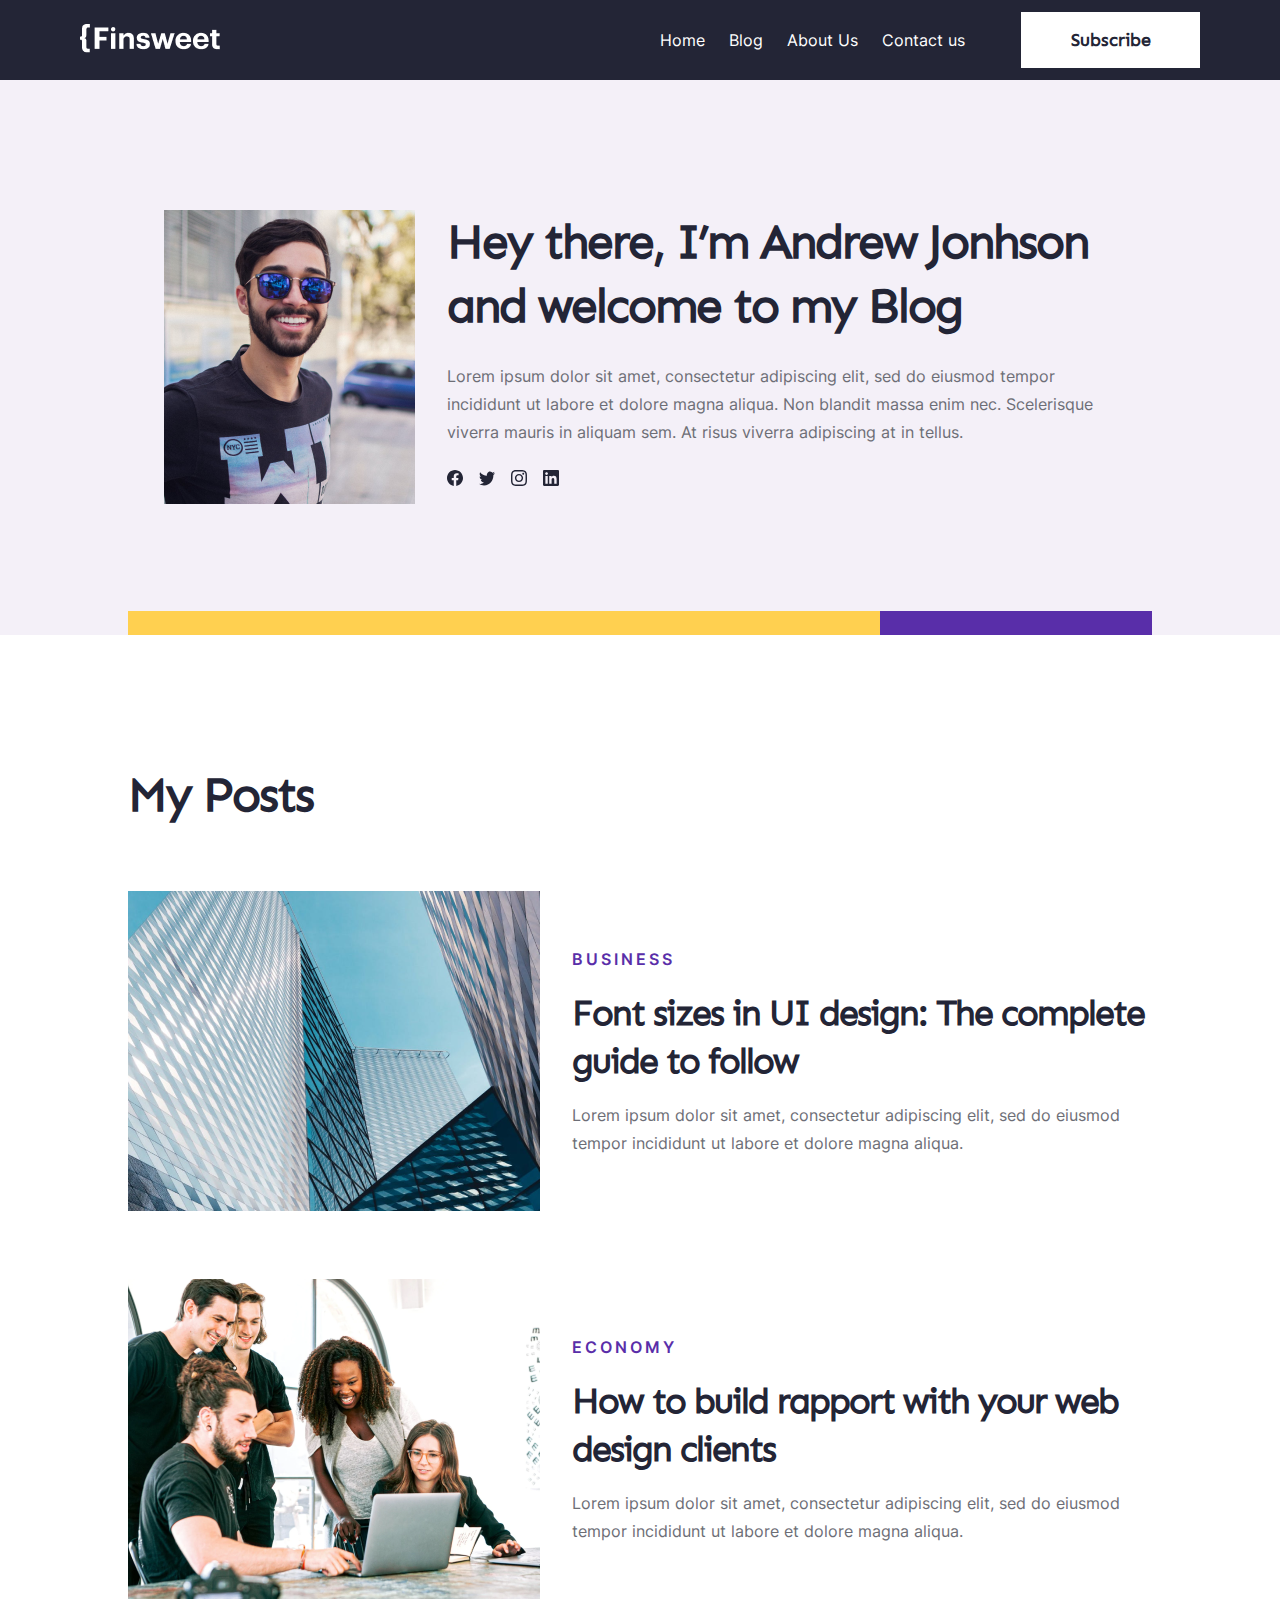
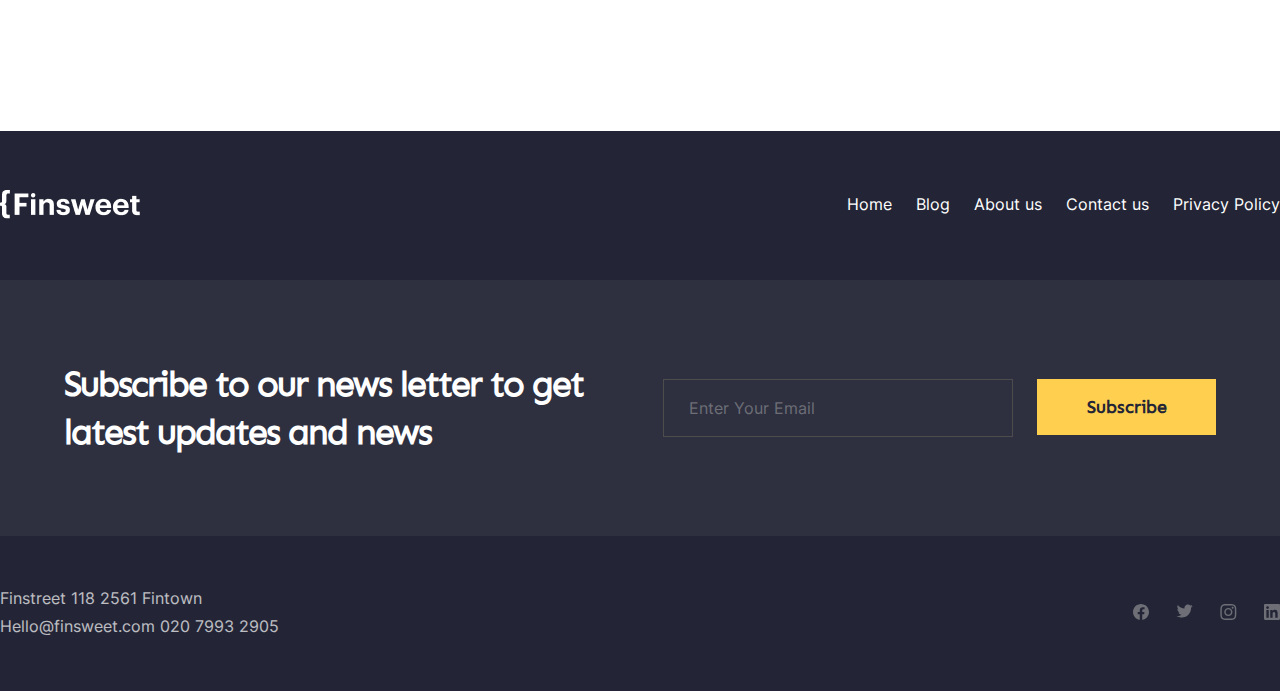
<file: author.html>
<!DOCTYPE html>
<html lang="en">
<head>
  <meta charset="UTF-8">
  <meta http-equiv="X-UA-Compatible" content="IE=edge">
  <meta name="viewport" content="width=device-width, initial-scale=1.0">
  <link rel="stylesheet" href="font.css">
  <link rel="stylesheet" href="author.css">
  <title>Andrew Jonson</title>
</head>
<body>
  <header class="header">
    <div class="header-logo">
      <img src="img/LOGO.png" alt="">
    </div>
    <nav class="nav">
      <ul class="list">
        <li class="list-li"><a href="index.html" class="list-link">Home</a></li>
        <li class="list-li"><a href="blog.html" class="list-link">Blog</a></li>
        <li class="list-li"><a href="About_us.html" class="list-link">About Us</a></li>
        <li class="list-li"><a href="contact-us.html" class="list-link">Contact us</a></li>
      </ul>
    </nav>
    <a href="" class="header-button-link">
      <div class="header-button">
        <a href="" class="header-subscribe">Subscribe</a>
      </div>
    </a>
  </header>

  <main class="main">
    <!-- HOME -->
    <section class="home">
      <div class="home-content">
        <div class="left-img">
          <img src="img/author-img.png" alt="">
        </div>
        <div class="right-content">
          <div class="right-bold">
            <h1>Hey there, I’m Andrew Jonhson and welcome to my Blog</h1>
          </div>
          <div class="right-text">
            <p>Lorem ipsum dolor sit amet, consectetur adipiscing elit, sed do eiusmod tempor incididunt ut labore et dolore magna aliqua. Non blandit massa enim nec. Scelerisque viverra mauris in aliquam sem. At risus viverra adipiscing at in tellus.</p>
          </div>
          <div class="sociable">
            <a href="" class="soc-link">
              <img src="img/author-facebook.svg" alt="">
            </a>
            <a href="" class="soc-link">
              <img src="img/author-twitter.svg" alt="">
            </a>
            <a href="" class="soc-link">
              <img src="img/author-insta.svg" alt="">
            </a>
            <a href="" class="soc-link">
              <img src="img/author-in.svg" alt="">
            </a>
          </div>
        </div>
      </div>
      <div class="lines">
        <div class="line-yellow"></div>
        <div class="line-purple"></div>
      </div>
    </section>
    <!-- HOME -->

    <!-- MY POSTS -->
    <section class="posts">
      <div class="posts-header">
        <h1>My Posts</h1>
      </div>
      <div class="posts-items">
        <a href="blog_post.html" class="item-link">
          <div class="item-1">
            <div class="item-left">
              <img src="img/author-item-1-img.png" alt="">
            </div>
            <div class="item-right">
              <div class="right-header">
                <p>BUSINESS</p>
              </div>
              <div class="right-bold">
                <h2>Font sizes in UI design: The complete guide to follow</h2>
              </div>
              <div class="right-lorem">
                <p>Lorem ipsum dolor sit amet, consectetur adipiscing elit, sed do eiusmod tempor incididunt ut labore et dolore magna aliqua.</p>
              </div>
            </div>
          </div>
        </a>
        <a href="blog_post.html" class="item-link">
          <div class="item-2">
            <div class="item-left">
              <img src="img/author-item-2-img.png" alt="">
            </div>
            <div class="item-right">
              <div class="right-header">
                <p>ECONOMY</p>
              </div>
              <div class="right-bold">
                <h2>How to build rapport with your web design clients</h2>
              </div>
              <div class="right-lorem">
                <p>Lorem ipsum dolor sit amet, consectetur adipiscing elit, sed do eiusmod tempor incididunt ut labore et dolore magna aliqua.</p>
              </div>
            </div>
          </div>
        </a>
      </div>
    </section>
    <!-- MY POSTS -->
  </main>

  <footer class="footer">
    <div class="footer-content">

      <div class="footer-header">
        <div class="footer-logo">
          <img src="img/footer-logo.png" alt="">
        </div>

        <nav class="footer-nav">
          <ul class="footer-list">
            <li><a href="index.html" class="footer-link">Home</a></li>
            <li><a href="blog.html" class="footer-link">Blog</a></li>
            <li><a href="About_us.html" class="footer-link">About us</a></li>
            <li><a href="contact-us.html" class="footer-link">Contact us</a></li>
            <li><a href="privacy-policy.html" class="footer-link">Privacy Policy</a></li>
          </ul>
        </nav>
      </div>

      <div class="footer-center">
        <div class="footer-text">
          <h2>Subscribe to our news letter to get latest updates and news</h2>
        </div>

        <div class="footer-email">
          <div class="footer-input">
            <input type="email" placeholder="Enter Your Email">
            <a href="" class="footer-button-link" id="mybutton">
              <div class="footer-button">
                <p>Subscribe</p>
              </div>
            </a>
          </div>
        </div>
      </div>

      <div class="footer-bottom">
        <div class="footer-info">
          <div class="footer-adres">
            <p>Finstreet 118 2561 Fintown</p>
          </div>
          <div class="footer-hello">
            <p>Hello@finsweet.com  020 7993 2905</p>
          </div>
        </div>
        <div class="footer-links">
          <a href="" class="footer-facebook">
            <img src="img/wh_facebook.svg" alt="">
          </a>
          <a href="" class="wh-twitter">
            <img src="img/wh-twitter.svg" alt="">
          </a>
          <a href="" class="wh-insta">
            <img src="img/wh-insta.svg" alt="">
          </a>
          <a href="" class="wh-in">
            <img src="img/wh-in.svg" alt="">
          </a>
        </div>
      </div>
    </div>
  </footer>
</body>
</html>
</file>
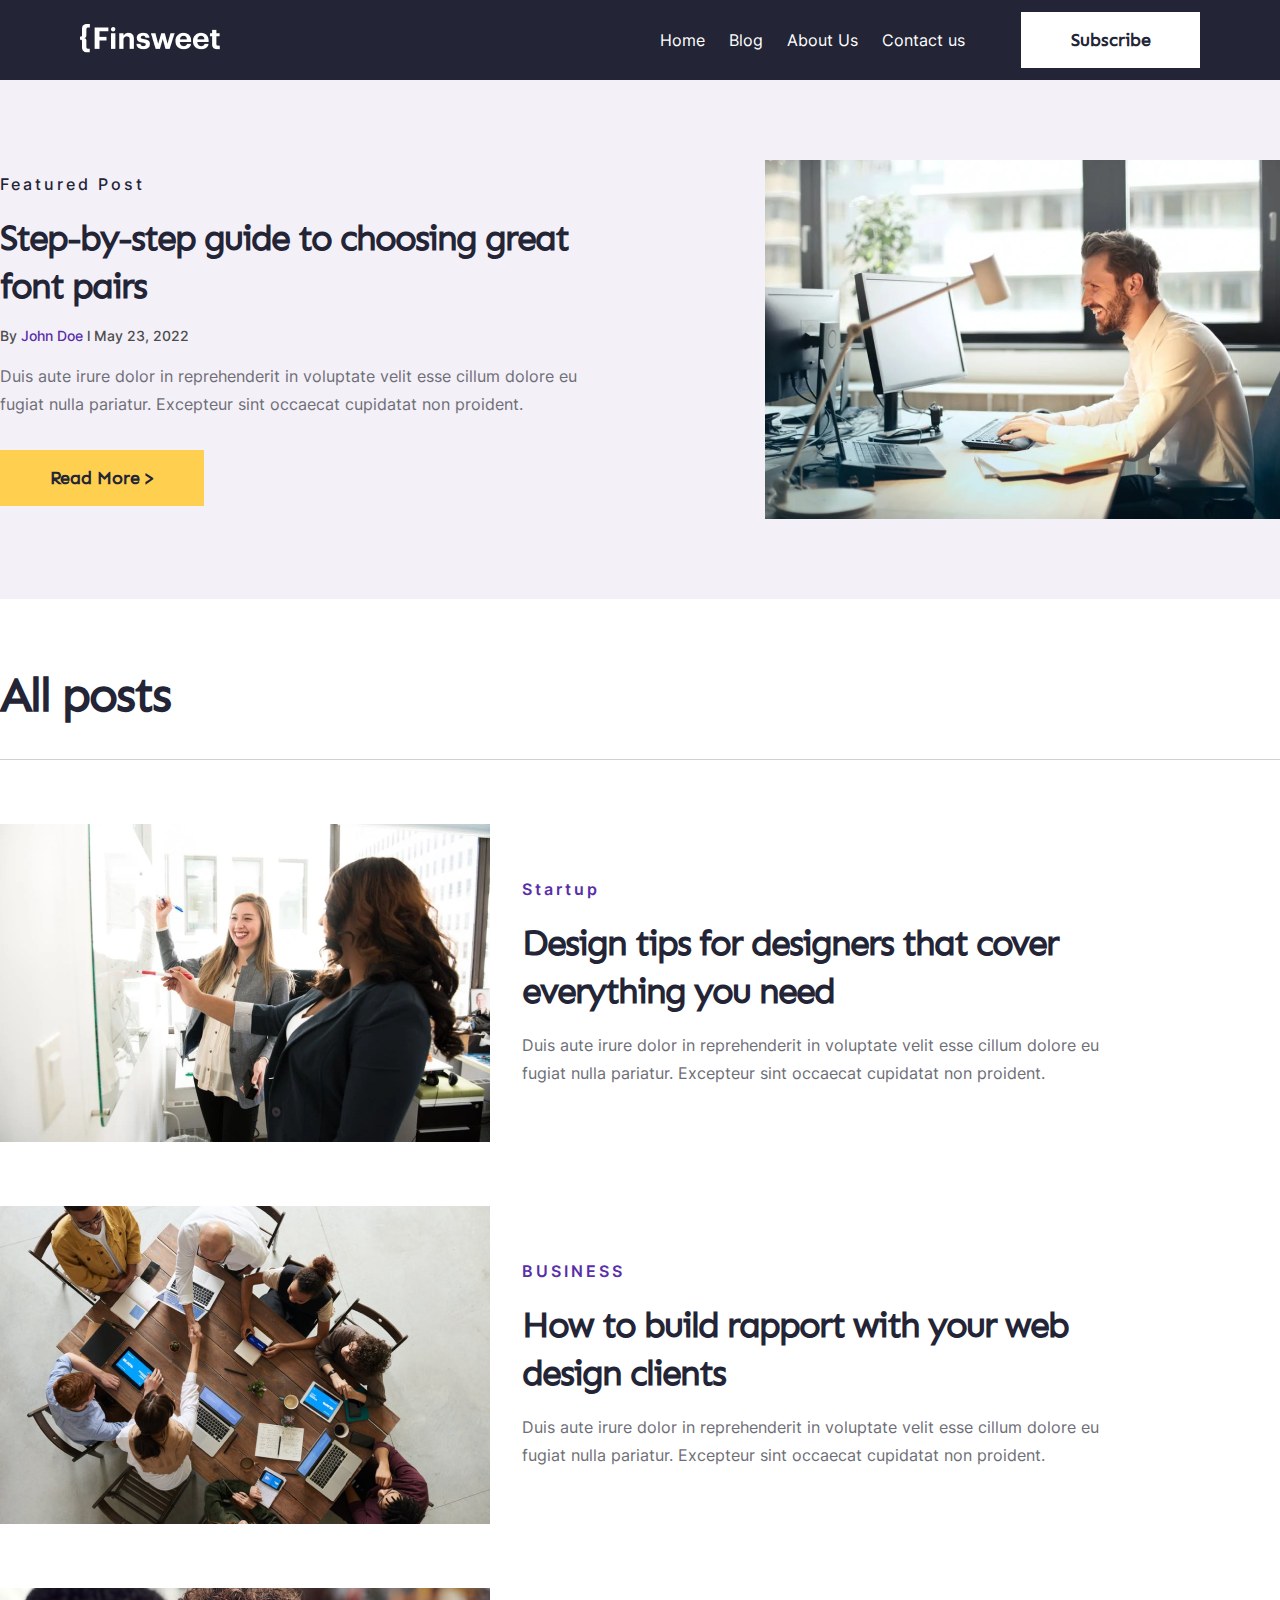
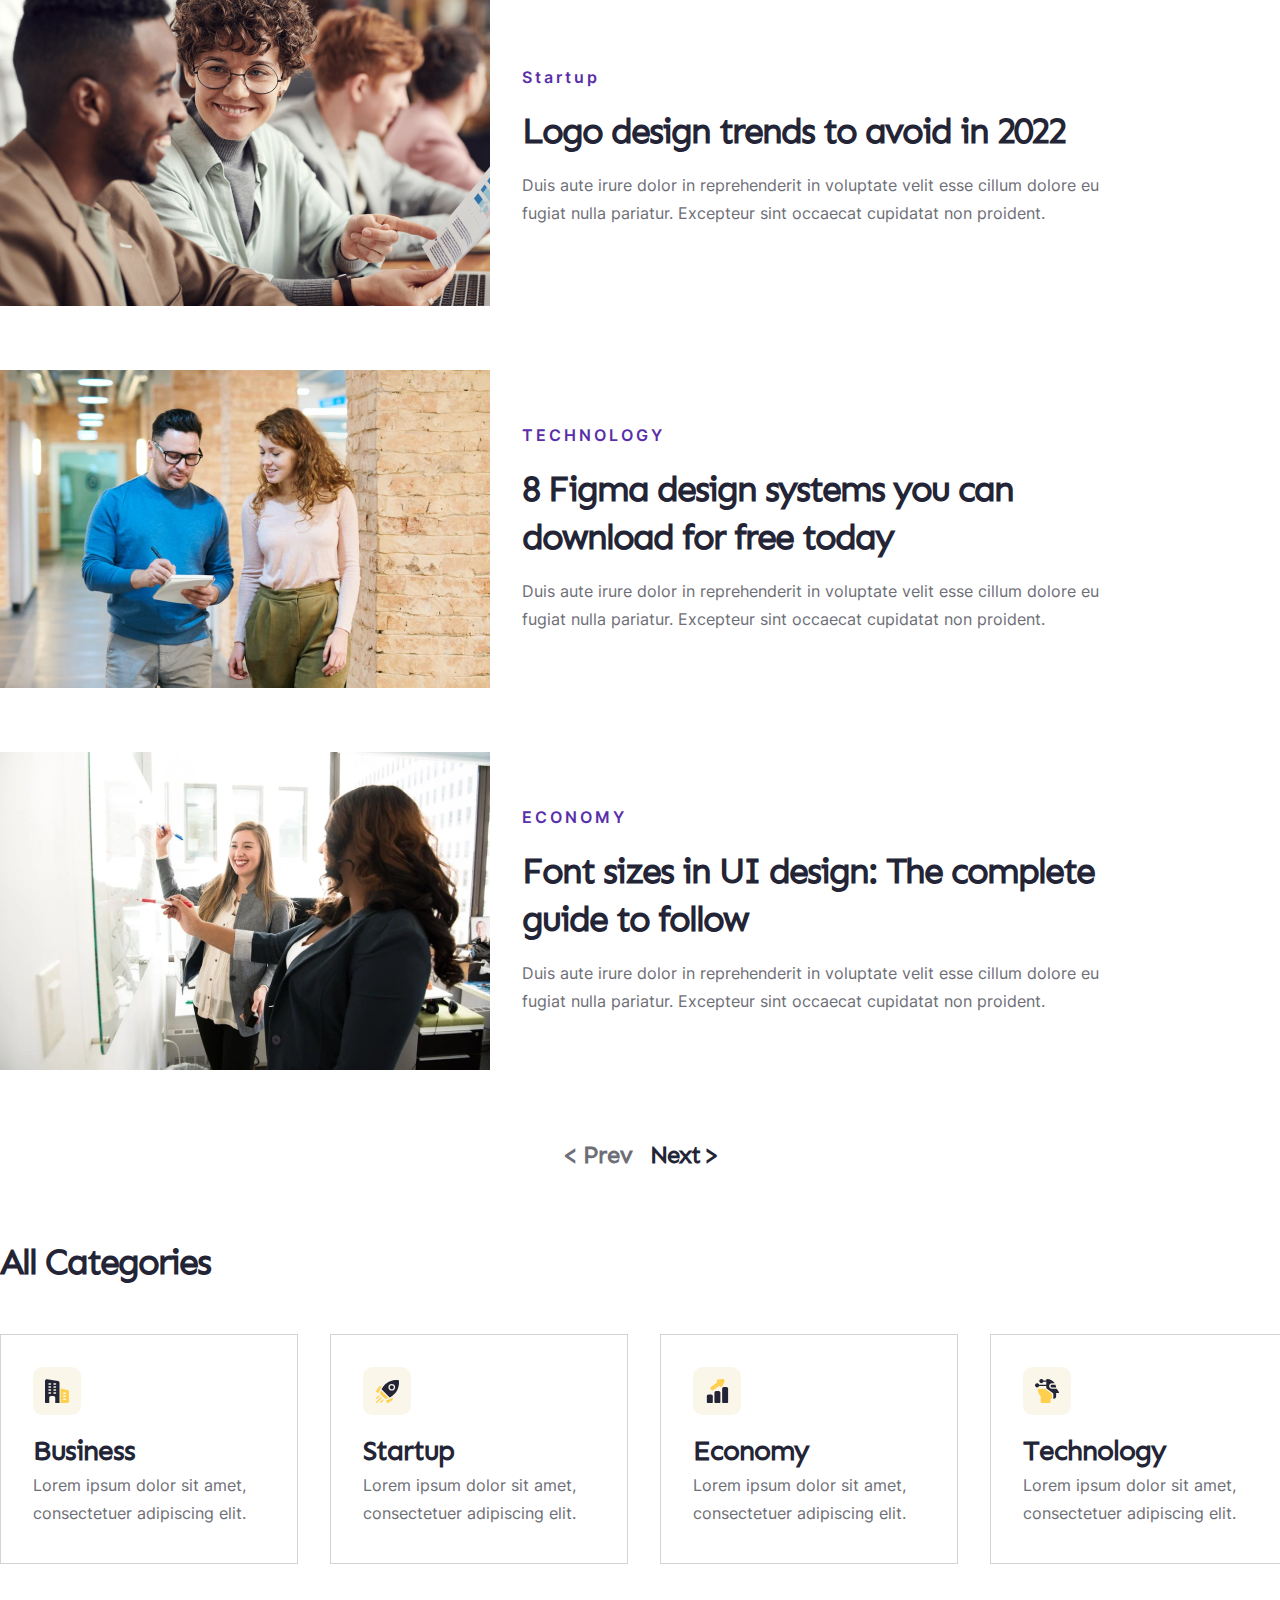
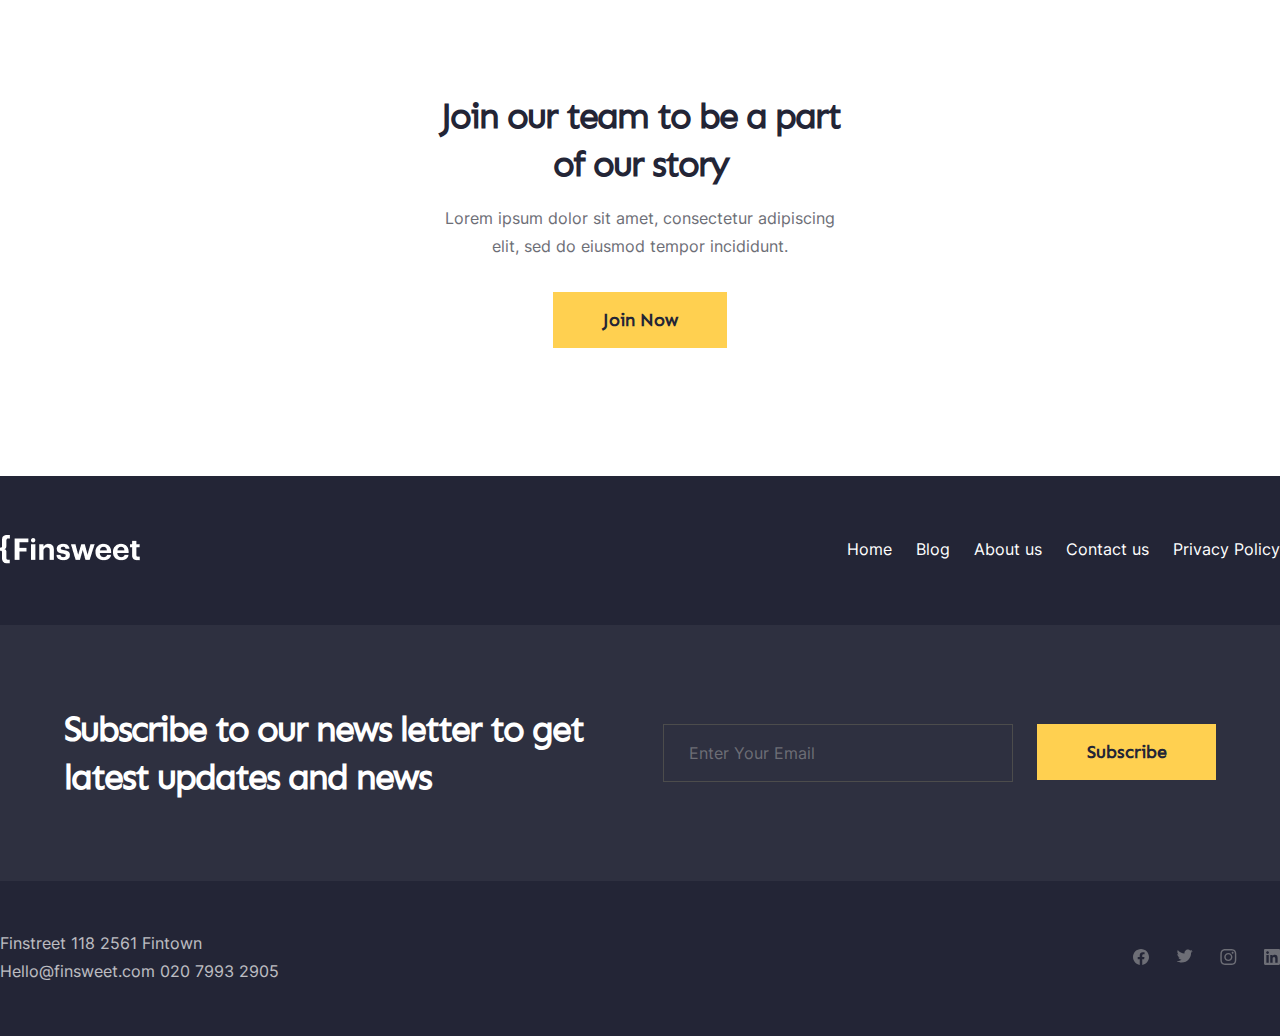
<file: blog.html>
<!DOCTYPE html>
<html lang="en">
<head>
  <meta charset="UTF-8">
  <meta http-equiv="X-UA-Compatible" content="IE=edge">
  <meta name="viewport" content="width=device-width, initial-scale=1.0">
  <link rel="stylesheet" href="font.css">
  <link rel="stylesheet" href="blog.css">
  <title>Document</title>
</head>
<body>
  <header class="header">
    <div class="header-logo">
      <img src="img/LOGO.png" alt="">
    </div>
    <nav class="nav">
      <ul class="list">
        <li class="list-li"><a href="index.html" class="list-link">Home</a></li>
        <li class="list-li"><a href="blog.html" class="list-link">Blog</a></li>
        <li class="list-li"><a href="About_us.html" class="list-link">About Us</a></li>
        <li class="list-li"><a href="contact-us.html" class="list-link">Contact us</a></li>
      </ul>
    </nav>
    <div class="header-button">
      <a href="" class="header-subscribe">Subscribe</a>
    </div>
  </header>

  <main class="main">
    <section class="home">
      <div class="home-content">
        <div class="home-left">
          <div class="left-header">
            <p>Featured Post</p>
          </div>
          <div class="left-bold">
            <h2>Step-by-step guide to choosing great font pairs</h2>
          </div>
          <div class="left-by">
            <p>By <span>John Doe</span>   l   May 23, 2022 </p>
          </div>
          <div class="left-text">
            <p>Duis aute irure dolor in reprehenderit in voluptate velit esse cillum dolore eu fugiat nulla pariatur. Excepteur sint occaecat cupidatat non proident.</p>
          </div>
          <a href="" class="left-button-link">
            <div class="left-button">
              <p>Read More ></p>
            </div>
          </a>
        </div>
        <div class="home-right">
          <img src="img/blog-home.png" alt="">
        </div>
      </div>
    </section>
    <!-- HOME -->

    <!-- ALL POSTS -->
    <section class="posts" id="posts">
      <div class="posts-header">
        <h1>All posts</h1>
      </div>
      
      <div class="posts-cards">

        <a href="blog_post.html" class="card-link">
          <div class="card">
            <div class="card-left">
              <img src="img/post-1.png" alt="">
            </div>
            <div class="card-right">
              <div class="card-header">
                <p>Startup</p>
              </div>
              <div class="card-bold">
                <h2>Design tips for designers that cover everything you need</h2>
              </div>
              <div class="card-text">
                <p>Duis aute irure dolor in reprehenderit in voluptate velit esse cillum dolore eu fugiat nulla pariatur. Excepteur sint occaecat cupidatat non proident.</p>
              </div>
            </div>
          </div>
        </a>

        <a href="blog_post.html" class="card-link">
          <div class="card">
            <div class="card-left">
              <img src="img/post-2.png" alt="">
            </div>
            <div class="card-right">
              <div class="card-header">
                <p>BUSINESS</p>
              </div>
              <div class="card-bold">
                <h2>How to build rapport with your web design clients</h2>
              </div>
              <div class="card-text">
                <p>Duis aute irure dolor in reprehenderit in voluptate velit esse cillum dolore eu fugiat nulla pariatur. Excepteur sint occaecat cupidatat non proident.</p>
              </div>
            </div>
          </div>
        </a>

        <a href="blog_post.html" class="card-link">
          <div class="card">
            <div class="card-left">
              <img src="img/post-3.png" alt="">
            </div>
            <div class="card-right">
              <div class="card-header">
                <p>Startup</p>
              </div>
              <div class="card-bold">
                <h2>Logo design trends to avoid in 2022</h2>
              </div>
              <div class="card-text">
                <p>Duis aute irure dolor in reprehenderit in voluptate velit esse cillum dolore eu fugiat nulla pariatur. Excepteur sint occaecat cupidatat non proident.</p>
              </div>
            </div>
          </div>
        </a>

        <a href="blog_post.html" class="card-link">
          <div class="card">
            <div class="card-left">
              <img src="img/post-4.png" alt="">
            </div>
            <div class="card-right">
              <div class="card-header">
                <p>TECHNOLOGY</p>
              </div>
              <div class="card-bold">
                <h2>8 Figma design systems you can download for free today</h2>
              </div>
              <div class="card-text">
                <p>Duis aute irure dolor in reprehenderit in voluptate velit esse cillum dolore eu fugiat nulla pariatur. Excepteur sint occaecat cupidatat non proident.</p>
              </div>
            </div>
          </div>
        </a>

        <a href="blog_post.html" class="card-link">
          <div class="card">
            <div class="card-left">
              <img src="img/post-5.png" alt="">
            </div>
            <div class="card-right">
              <div class="card-header">
                <p>ECONOMY</p>
              </div>
              <div class="card-bold">
                <h2>Font sizes in UI design: The complete guide to follow</h2>
              </div>
              <div class="card-text">
                <p>Duis aute irure dolor in reprehenderit in voluptate velit esse cillum dolore eu fugiat nulla pariatur. Excepteur sint occaecat cupidatat non proident.</p>
              </div>
            </div>
          </div>
        </a>
      </div>

      <div class="prev-next">
        <a href="" class="prev-link">
          <div class="prev">
            <p>< Prev</p>
          </div>
        </a>
        <a href="" class="next-link">
          <div class="next">
            <p>Next ></p>
          </div>
        </a>
      </div>
    </section>
    <!-- ALL POSTS -->

    <!-- CATEGORIES -->
    <section class="categories">
      <div class="categories-header">
        <h2>All Categories</h2>
      </div>
      <div class="card-flex">
        <a href="categories/business.html" class="card-flex-link">
          <div class="card-business">
            <div class="card-icon">
              <img src="img/Business.svg" alt="">
            </div>
            <div class="card-flex-header">
              <h3>Business</h3>
            </div>
            <div class="card-flex-text">
              <p>Lorem ipsum dolor sit amet, consectetuer adipiscing elit.</p>
            </div>
          </div>
        </a>

        <a href="categories/startup.html" class="card-flex-link">
          <div class="card-startup">
            <div class="card-icon">
              <img src="img/startup.svg" alt="">
            </div>
            <div class="card-flex-header">
              <h3>Startup</h3>
            </div>
            <div class="card-flex-text">
              <p>Lorem ipsum dolor sit amet, consectetuer adipiscing elit.</p>
            </div>
          </div>
        </a>

        <a href="categories/economy.html" class="card-flex-link">
          <div class="card-economy">
            <div class="card-icon">
              <img src="img/economy.svg" alt="">
            </div>
            <div class="card-flex-header">
              <h3>Economy</h3>
            </div>
            <div class="card-flex-text">
              <p>Lorem ipsum dolor sit amet, consectetuer adipiscing elit.</p>
            </div>
          </div>
        </a>

        <a href="categories/techonology.html" class="card-flex-link">
          <div class="card-technology">
            <div class="card-icon">
              <img src="img/technology.svg" alt="">
            </div>
            <div class="card-flex-header">
              <h3>Technology</h3>
            </div>
            <div class="card-flex-text">
              <p>Lorem ipsum dolor sit amet, consectetuer adipiscing elit.</p>
            </div>
          </div>
        </a>
      </div>
    </section>
    <!-- CATEGORIES -->

    <!-- JOIN -->
    <section class="join">
      <div class="join-bold">
        <h2>Join our team to be a part of our story</h2>
      </div>
      <div class="join-lorem">
        <p>Lorem ipsum dolor sit amet, consectetur adipiscing elit, sed do eiusmod tempor incididunt.</p>
      </div>
      <a href="contact-us.html" class="join-button-link">
        <div class="join-button">
          <p>Join Now</p>
        </div>
      </a>
    </section>
    <!-- JOIN -->

    <!-- FOOTER -->
    <footer class="footer">
      <div class="footer-content">
  
        <div class="footer-header">
          <div class="footer-logo">
            <img src="img/footer-logo.png" alt="">
          </div>
  
          <nav class="footer-nav">
            <ul class="footer-list">
              <li><a href="index.html" class="footer-link">Home</a></li>
              <li><a href="blog.html" class="footer-link">Blog</a></li>
              <li><a href="About_us.html" class="footer-link">About us</a></li>
              <li><a href="contact-us.html" class="footer-link">Contact us</a></li>
              <li><a href="privacy-policy.html" class="footer-link">Privacy Policy</a></li>
            </ul>
          </nav>
        </div>
  
        <div class="footer-center">
          <div class="footer-text">
            <h2>Subscribe to our news letter to get latest updates and news</h2>
          </div>
  
          <div class="footer-email">
            <div class="footer-input">
              <input type="email" placeholder="Enter Your Email">
              <a href="index.html" class="footer-button-link" id="mybutton">
                <div class="footer-button">
                  <p>Subscribe</p>
                </div>
              </a>
            </div>
          </div>
        </div>
  
        <div class="footer-bottom">
          <div class="footer-info">
            <div class="footer-adres">
              <p>Finstreet 118 2561 Fintown</p>
            </div>
            <div class="footer-hello">
              <p>Hello@finsweet.com  020 7993 2905</p>
            </div>
          </div>
          <div class="footer-links">
            <a href="" class="footer-facebook">
              <img src="img/wh_facebook.svg" alt="">
            </a>
            <a href="" class="wh-twitter">
              <img src="img/wh-twitter.svg" alt="">
            </a>
            <a href="" class="wh-insta">
              <img src="img/wh-insta.svg" alt="">
            </a>
            <a href="" class="wh-in">
              <img src="img/wh-in.svg" alt="">
            </a>
          </div>
        </div>
      </div>
    </footer>
    <!-- FOOTER -->
  </main>
</body>
</html>
</file>
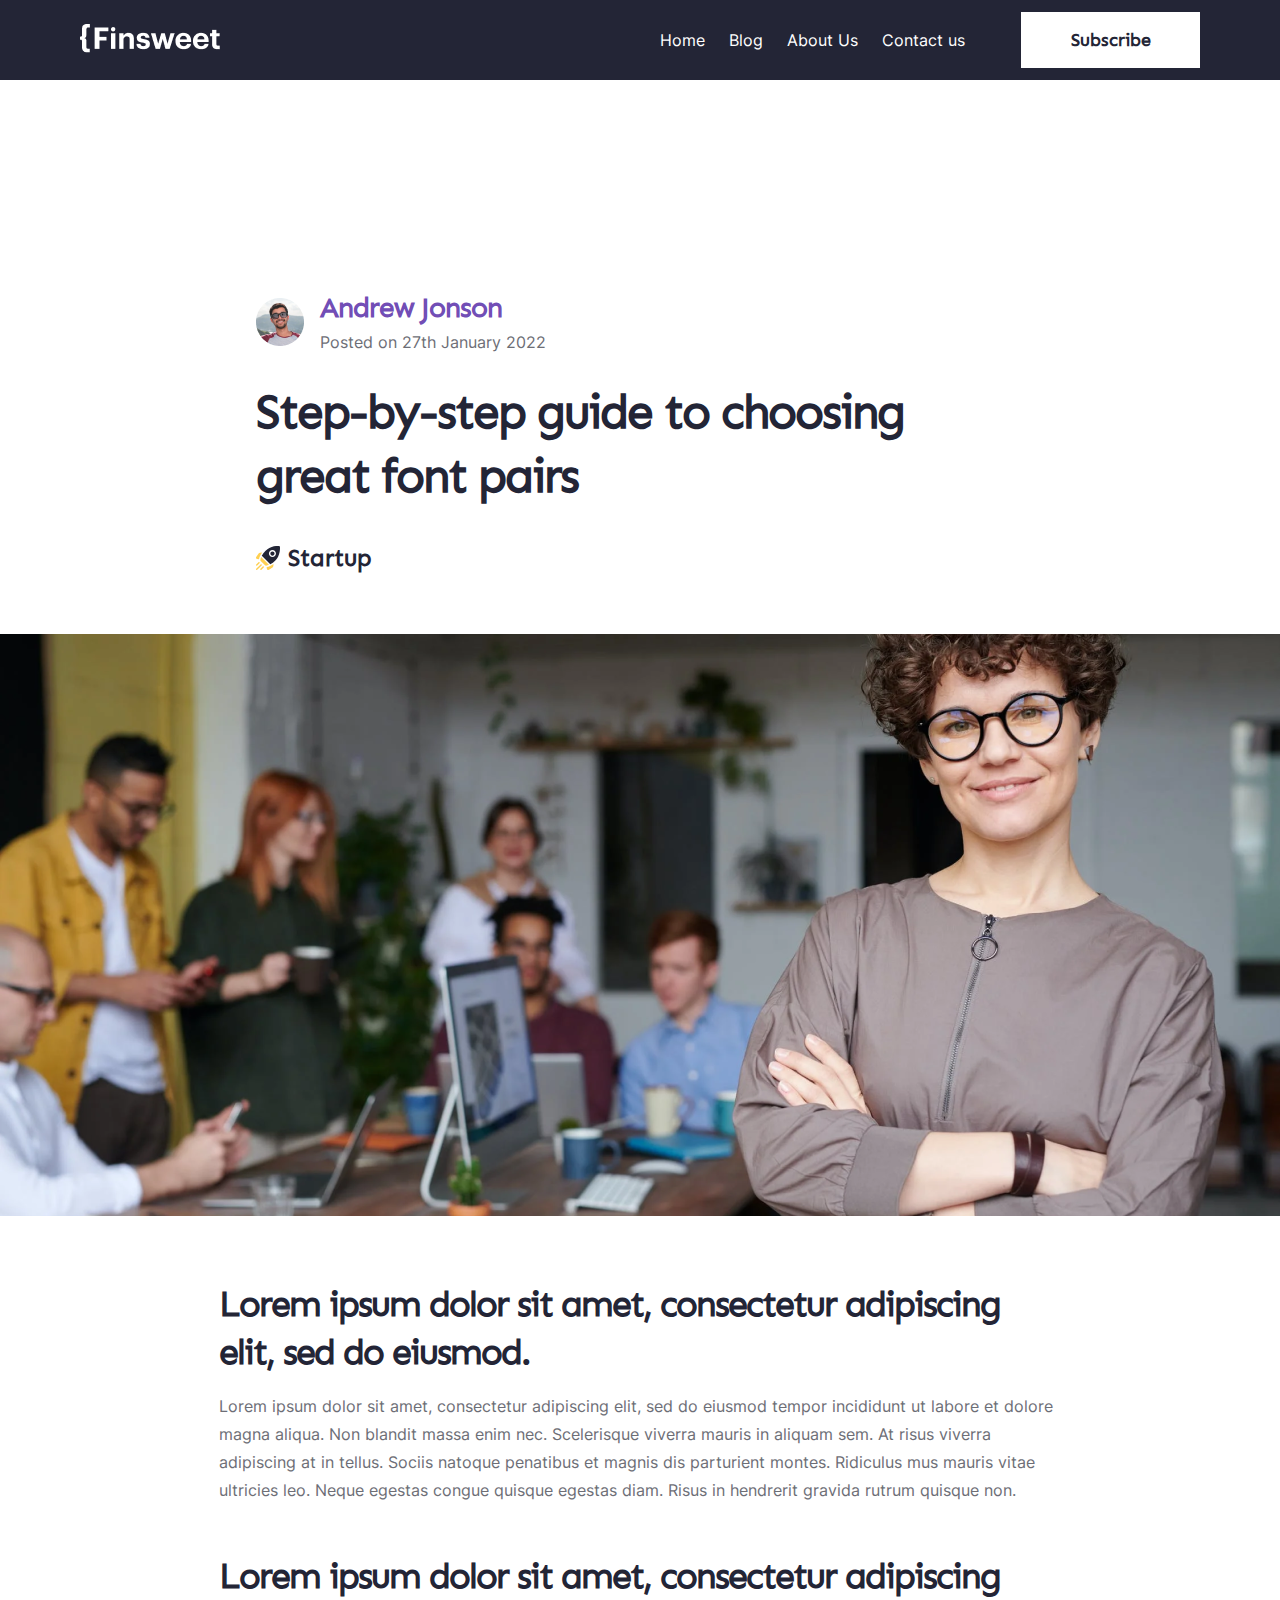
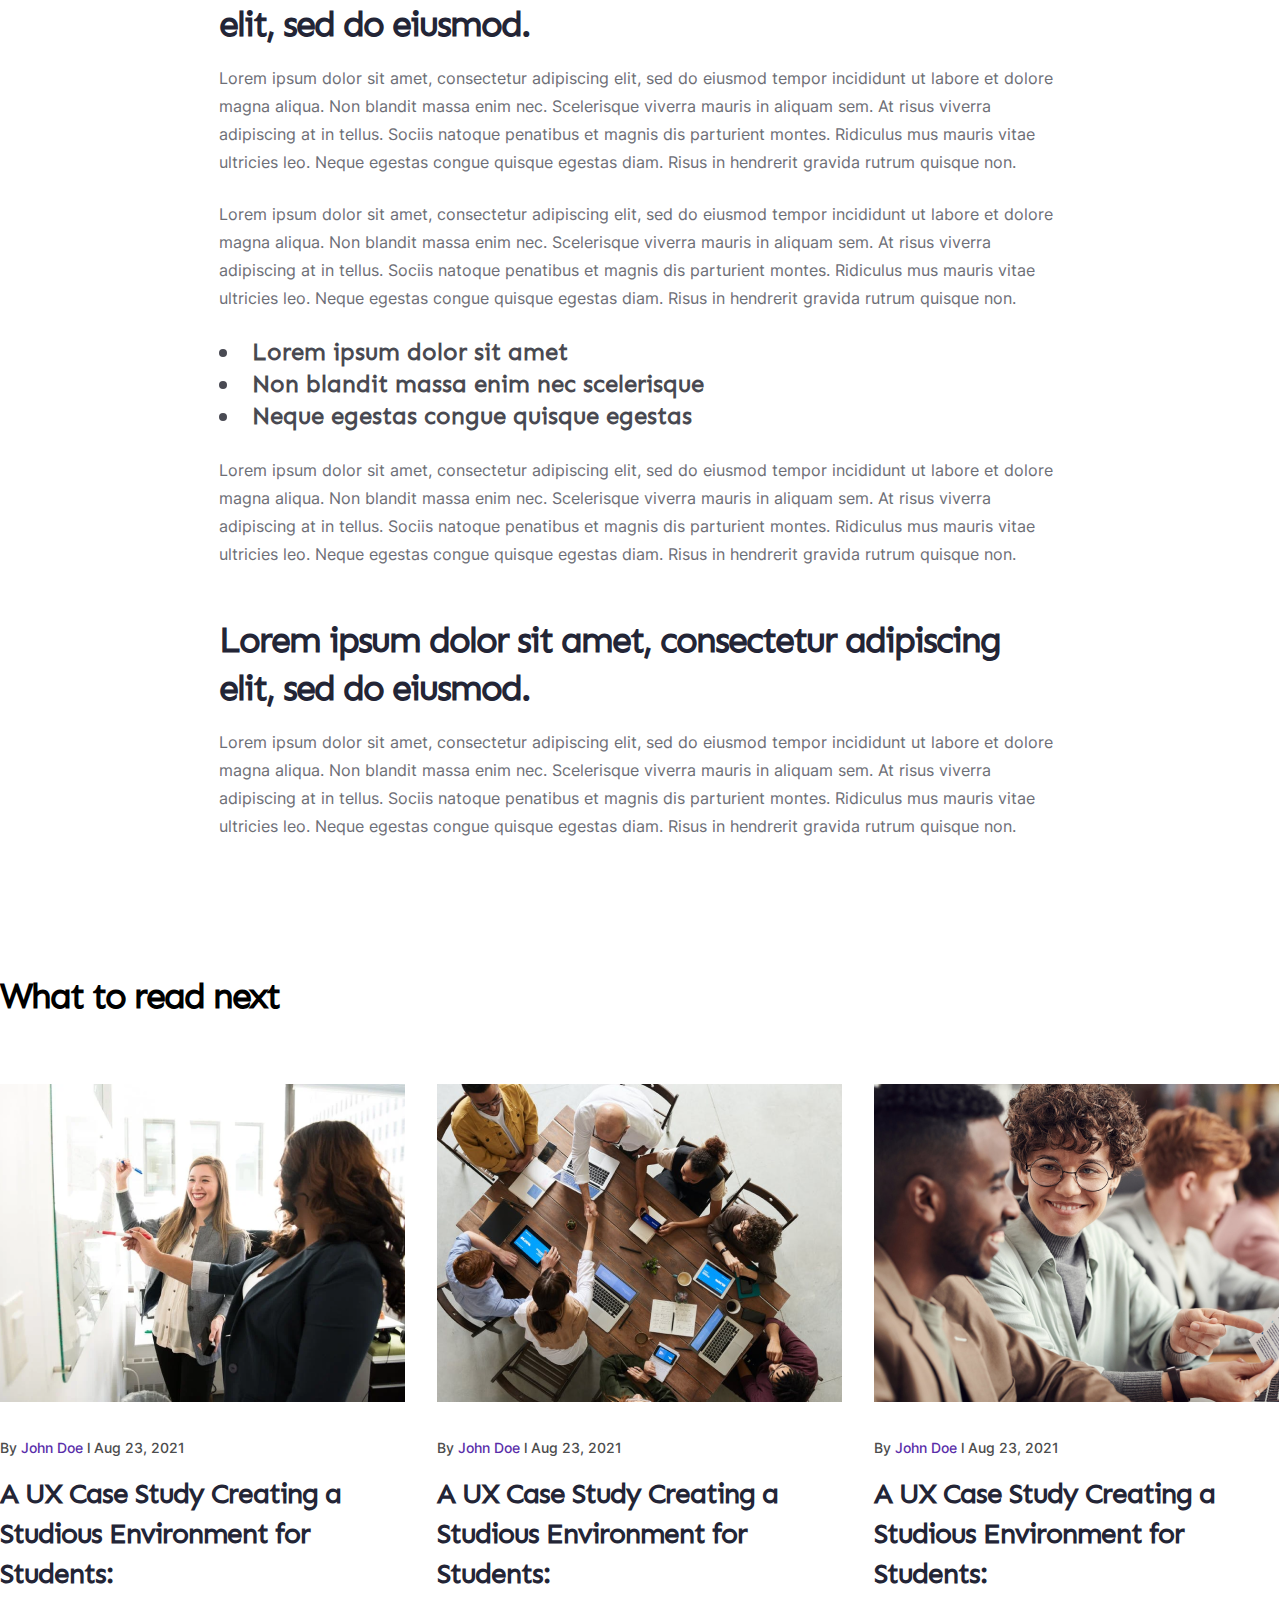
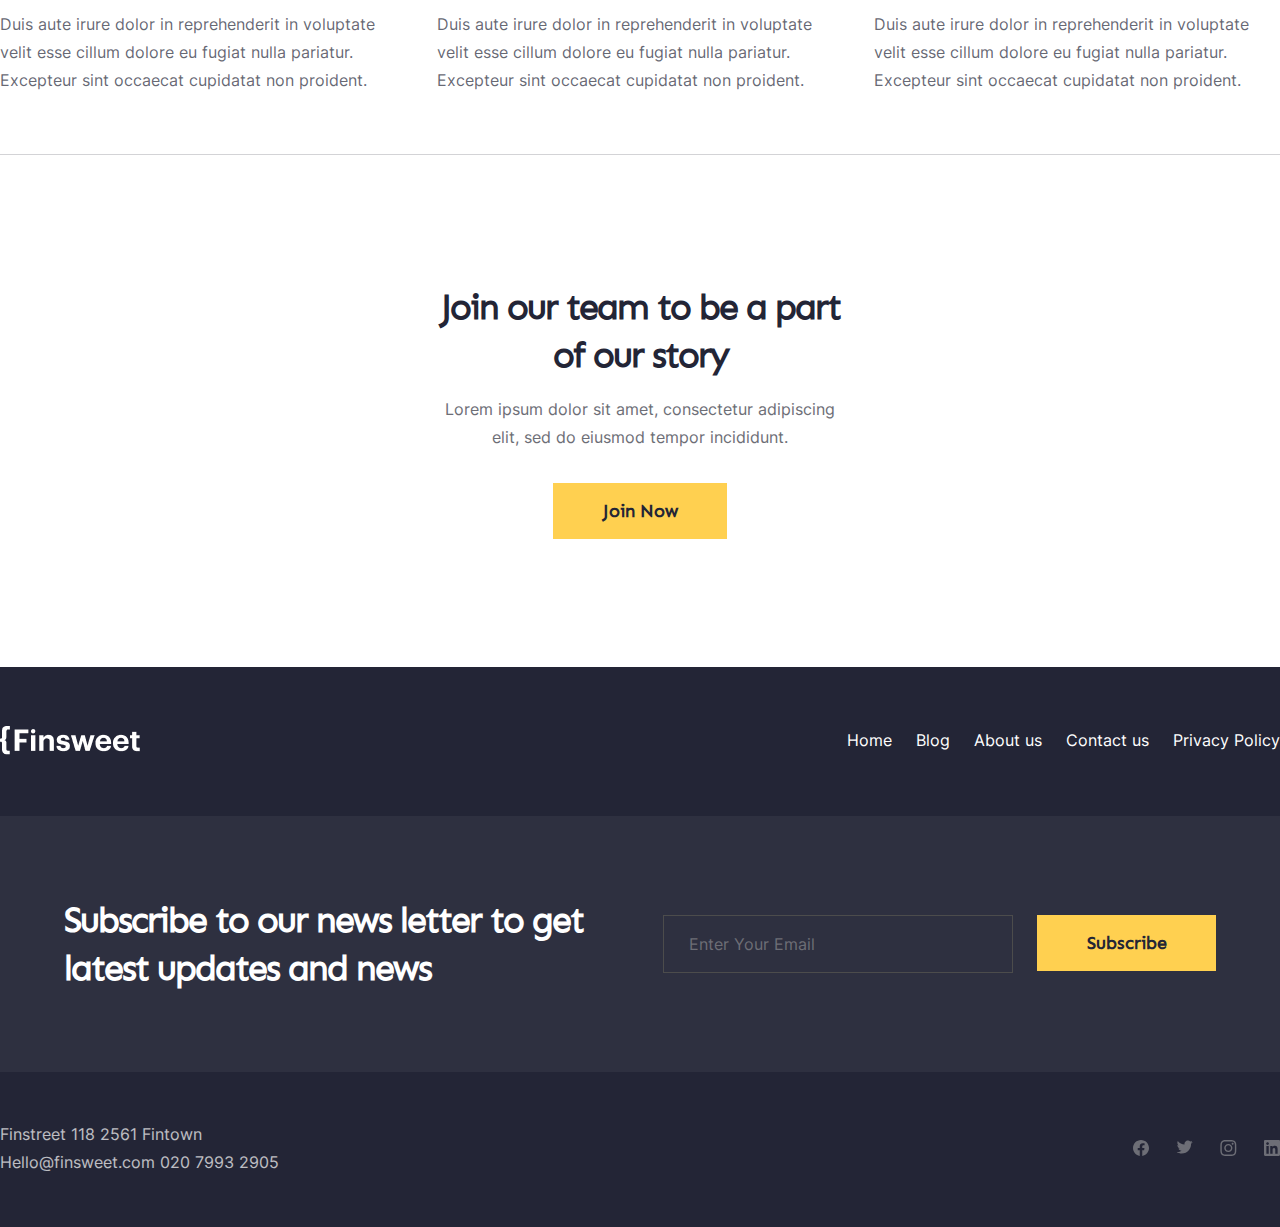
<file: blog_post.html>
<!DOCTYPE html>
<html lang="en">
<head>
  <meta charset="UTF-8">
  <meta http-equiv="X-UA-Compatible" content="IE=edge">
  <meta name="viewport" content="width=device-width, initial-scale=1.0">
  <link rel="stylesheet" href="blog_post.css">
  <link rel="stylesheet" href="font.css">
  <title>Blog Post</title>
</head>
<body>
  <header class="header">
    <div class="header-logo">
      <img src="img/LOGO.png" alt="">
    </div>
    <nav class="nav">
      <ul class="list">
        <li class="list-li"><a href="index.html" class="list-link">Home</a></li>
        <li class="list-li"><a href="blog.html" class="list-link">Blog</a></li>
        <li class="list-li"><a href="About_us.html" class="list-link">About Us</a></li>
        <li class="list-li"><a href="contact-us.html" class="list-link">Contact us</a></li>
      </ul>
    </nav>
    <a href="" class="header-button-link">
      <div class="header-button">
        <a href="" class="header-subscribe">Subscribe</a>
      </div>
    </a>
  </header>

  <main class="main">
    <!-- JONSON --> 
    <section class="author-post">

      <div class="author">
        <div class="author-photo">
          <img src="img/miniface.png" alt="">
        </div>

        <div class="authot-info">
          <div class="author-info-name">
            <h3>Andrew Jonson</h3>
          </div>
          <div class="author-info-posted">
            <p>Posted on 27th January 2022</p>
          </div>
        </div>
      </div>

      <div class="author-bold">
        <h1>Step-by-step guide to choosing great font pairs</h1>
      </div>

      <div class="author-others">
        <div class="others-icon">
          <img src="img/Blog-post_startup.svg" alt="">
        </div>
        <div class="others-text">
          <h4>Startup</h4>
        </div>
      </div>
    </section>
    <!-- JONSON -->

    <div class="blog-post-img">
      <img src="img/blog-post-img.png" alt="">
    </div>

    <!-- BLOG TEXT -->
    <section class="blog-text">

      <div class="paragraph-1">
        <div class="paragraph-header">
          <h2>Lorem ipsum dolor sit amet, consectetur adipiscing elit, sed do eiusmod.</h2>
        </div>
        <div class="paragraph-text-0">
          <p>Lorem ipsum dolor sit amet, consectetur adipiscing elit, sed do eiusmod tempor incididunt ut labore et dolore magna aliqua. Non blandit massa enim nec. Scelerisque viverra mauris in aliquam sem. At risus viverra adipiscing at in tellus. Sociis natoque penatibus et magnis dis parturient montes. Ridiculus mus mauris vitae ultricies leo. Neque egestas congue quisque egestas diam. Risus in hendrerit gravida rutrum quisque non.</p>
        </div>
      </div>

      <div class="paragraph-2">
        <div class="paragraph-header">
          <h2>Lorem ipsum dolor sit amet, consectetur adipiscing elit, sed do eiusmod.</h2>
        </div>

        <div class="paragraph-text-1">
          <p>Lorem ipsum dolor sit amet, consectetur adipiscing elit, sed do eiusmod tempor incididunt ut labore et dolore magna aliqua. Non blandit massa enim nec. Scelerisque viverra mauris in aliquam sem. At risus viverra adipiscing at in tellus. Sociis natoque penatibus et magnis dis parturient montes. Ridiculus mus mauris vitae ultricies leo. Neque egestas congue quisque egestas diam. Risus in hendrerit gravida rutrum quisque non.</p>
        </div>
        <div class="paragraph-text-2">
          <p>Lorem ipsum dolor sit amet, consectetur adipiscing elit, sed do eiusmod tempor incididunt ut labore et dolore magna aliqua. Non blandit massa enim nec. Scelerisque viverra mauris in aliquam sem. At risus viverra adipiscing at in tellus. Sociis natoque penatibus et magnis dis parturient montes. Ridiculus mus mauris vitae ultricies leo. Neque egestas congue quisque egestas diam. Risus in hendrerit gravida rutrum quisque non.</p>
        </div>
        <div class="paragraph-2-list">
          <ul>
            <li class="li">Lorem ipsum dolor sit amet</li>
            <li class="li">Non blandit massa enim nec scelerisque</li>
            <li class="li">Neque egestas congue quisque egestas</li>
          </ul>
        </div>
        <div class="paragraph-text-3">
          <p>Lorem ipsum dolor sit amet, consectetur adipiscing elit, sed do eiusmod tempor incididunt ut labore et dolore magna aliqua. Non blandit massa enim nec. Scelerisque viverra mauris in aliquam sem. At risus viverra adipiscing at in tellus. Sociis natoque penatibus et magnis dis parturient montes. Ridiculus mus mauris vitae ultricies leo. Neque egestas congue quisque egestas diam. Risus in hendrerit gravida rutrum quisque non.</p>
        </div>
      </div>

      <div class="paragraph-3">
        <div class="paragraph-header">
          <h2>Lorem ipsum dolor sit amet, consectetur adipiscing elit, sed do eiusmod.</h2>
        </div>
        <div class="paragraph-text-4">
          <p>Lorem ipsum dolor sit amet, consectetur adipiscing elit, sed do eiusmod tempor incididunt ut labore et dolore magna aliqua. Non blandit massa enim nec. Scelerisque viverra mauris in aliquam sem. At risus viverra adipiscing at in tellus. Sociis natoque penatibus et magnis dis parturient montes. Ridiculus mus mauris vitae ultricies leo. Neque egestas congue quisque egestas diam. Risus in hendrerit gravida rutrum quisque non.</p>
        </div>
      </div>
    </section>
    <!-- BLOG TEXT -->

    <!-- OTHERS POSTS -->
    <section class="others-posts">
      <div class="others-posts-header">
        <h2>What to read next</h2>
      </div>

      <div class="others-posts-card">

        <a href="" class="card-link">
          <div class="card">
            <div class="card-1-img">
              <img src="img/blog-posts-card-1.png" alt="">
            </div>
            <div class="card-by">
              <p>By <span>John Doe</span>   l   Aug 23, 2021 </p>
            </div>
            <div class="card-bold">
              <h3>A UX Case Study Creating a Studious Environment for Students: </h3>
            </div>
            <div class="card-text">
              <p>Duis aute irure dolor in reprehenderit in voluptate velit esse cillum dolore eu fugiat nulla pariatur. Excepteur sint occaecat cupidatat non proident.</p>
            </div>
          </div>
        </a>

        <a href="" class="card-link">
          <div class="card">
            <div class="card-2-img">
              <img src="img/blog-posts-card-2.png" alt="">
            </div>
            <div class="card-by">
              <p>By <span>John Doe</span>   l   Aug 23, 2021 </p>
            </div>
            <div class="card-bold">
              <h3>A UX Case Study Creating a Studious Environment for Students: </h3>
            </div>
            <div class="card-text">
              <p>Duis aute irure dolor in reprehenderit in voluptate velit esse cillum dolore eu fugiat nulla pariatur. Excepteur sint occaecat cupidatat non proident.</p>
            </div>
          </div>
        </a>

        <a href="" class="card-link">
          <div class="card">
            <div class="card-3-img">
              <img src="img/blog-posts-card-3.png" alt="">
            </div>
            <div class="card-by">
              <p>By <span>John Doe</span>   l   Aug 23, 2021 </p>
            </div>
            <div class="card-bold">
              <h3>A UX Case Study Creating a Studious Environment for Students: </h3>
            </div>
            <div class="card-text">
              <p>Duis aute irure dolor in reprehenderit in voluptate velit esse cillum dolore eu fugiat nulla pariatur. Excepteur sint occaecat cupidatat non proident.</p>
            </div>
          </div>
        </a>
      </div>
    </section>
    <!-- OTHERS POSTS -->

    <!-- JOIN -->
    <section class="join">
      <div class="join-bold">
        <h2>Join our team to be a part of our story</h2>
      </div>
      <div class="join-lorem">
        <p>Lorem ipsum dolor sit amet, consectetur adipiscing elit, sed do eiusmod tempor incididunt.</p>
      </div>
      <a href="contact-us.html" class="join-button-link">
        <div class="join-button">
          <p>Join Now</p>
        </div>
      </a>
    </section>
    <!-- JOIN -->
  </main>
  <footer class="footer">
    <div class="footer-content">

      <div class="footer-header">
        <div class="footer-logo">
          <img src="img/footer-logo.png" alt="">
        </div>

        <nav class="footer-nav">
          <ul class="footer-list">
            <li><a href="index.html" class="footer-link">Home</a></li>
            <li><a href="blog.html" class="footer-link">Blog</a></li>
            <li><a href="About_us.html" class="footer-link">About us</a></li>
            <li><a href="contact-us.html" class="footer-link">Contact us</a></li>
            <li><a href="privacy-policy.html" class="footer-link">Privacy Policy</a></li>
          </ul>
        </nav>
      </div>

      <div class="footer-center">
        <div class="footer-text">
          <h2>Subscribe to our news letter to get latest updates and news</h2>
        </div>

        <div class="footer-email">
          <div class="footer-input">
            <input type="email" placeholder="Enter Your Email">
            <a href="" class="footer-button-link" id="mybutton">
              <div class="footer-button">
                <p>Subscribe</p>
              </div>
            </a>
          </div>
        </div>
      </div>

      <div class="footer-bottom">
        <div class="footer-info">
          <div class="footer-adres">
            <p>Finstreet 118 2561 Fintown</p>
          </div>
          <div class="footer-hello">
            <p>Hello@finsweet.com  020 7993 2905</p>
          </div>
        </div>
        <div class="footer-links">
          <a href="" class="footer-facebook">
            <img src="img/wh_facebook.svg" alt="">
          </a>
          <a href="" class="wh-twitter">
            <img src="img/wh-twitter.svg" alt="">
          </a>
          <a href="" class="wh-insta">
            <img src="img/wh-insta.svg" alt="">
          </a>
          <a href="" class="wh-in">
            <img src="img/wh-in.svg" alt="">
          </a>
        </div>
      </div>
    </div>
  </footer>
</body>
</html>
</file>
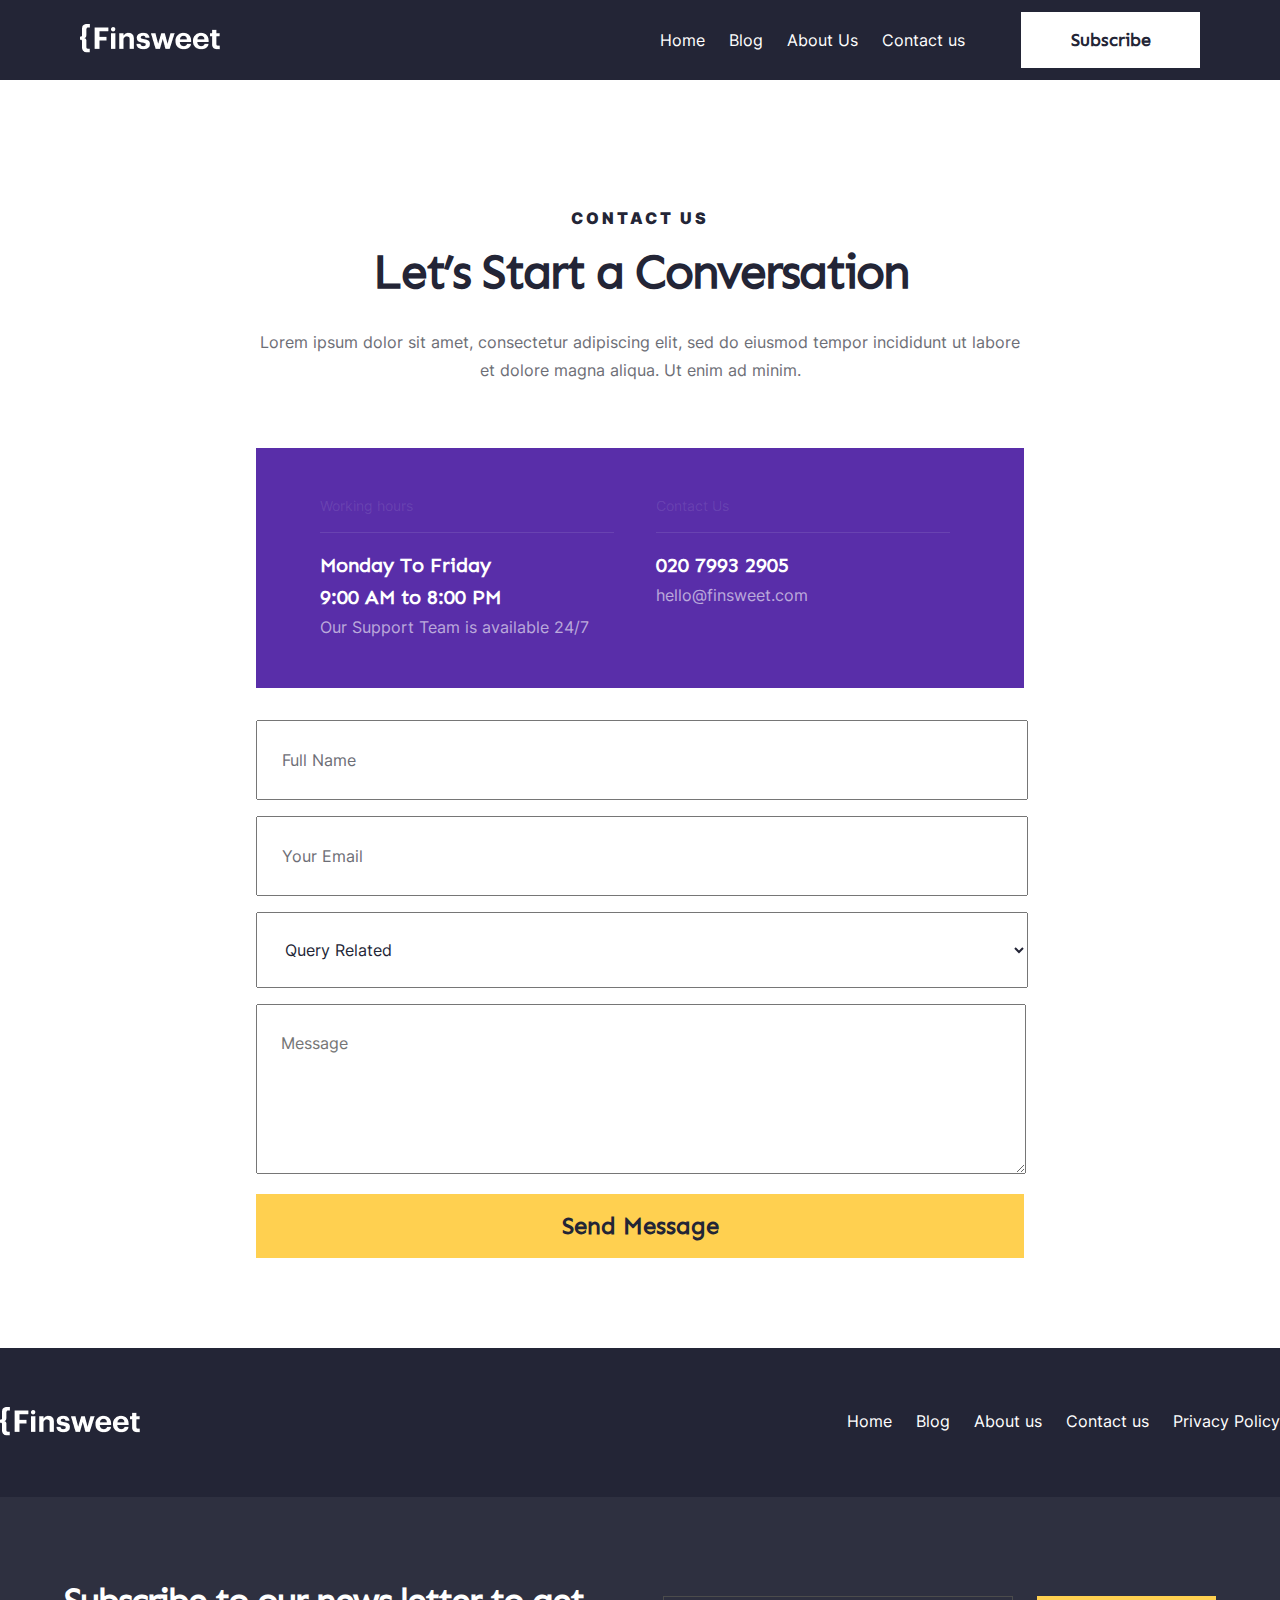
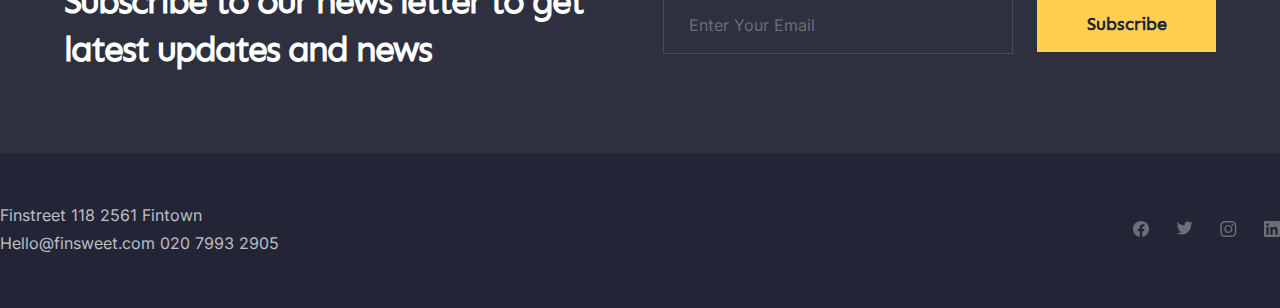
<file: contact-us.html>
<!DOCTYPE html>
<html lang="en">
<head>
  <meta charset="UTF-8">
  <meta http-equiv="X-UA-Compatible" content="IE=edge">
  <meta name="viewport" content="width=device-width, initial-scale=1.0">
  <link rel="stylesheet" href="font.css">
  <link rel="stylesheet" href="contact-us.css">
  <title>Contact Us</title>
</head>
<body>
  <header class="header">
    <div class="header-logo">
      <img src="img/LOGO.png" alt="">
    </div>
    <nav class="nav">
      <ul class="list">
        <li class="list-li"><a href="index.html" class="list-link">Home</a></li>
        <li class="list-li"><a href="blog.html" class="list-link">Blog</a></li>
        <li class="list-li"><a href="About_us.html" class="list-link">About Us</a></li>
        <li class="list-li"><a href="contact-us.html" class="list-link">Contact us</a></li>
      </ul>
    </nav>
    <a href="" class="header-button-link">
      <div class="header-button">
        <a href="" class="header-subscribe">Subscribe</a>
      </div>
    </a>
  </header>

  <main class="main">
    <!-- HOME -->
    <section class="home">
      <div class="home-header">
        <p>CONTACT US</p>
      </div>
      <div class="home-bold">
        <h1>Let’s Start a Conversation</h1>
      </div>
      <div class="home-text">
        <p>Lorem ipsum dolor sit amet, consectetur adipiscing elit, sed do eiusmod tempor incididunt ut labore et dolore magna aliqua. Ut enim ad minim.</p>
      </div>
    </section>
    <!-- HOME -->

    <!-- INFO -->
    <section class="info">
      <div class="info-left">
        <div class="info-opacity">
          <p>Working hours</p>
        </div>
        <div class="info-bold-left">
          <h5>Monday To Friday</h5> 
          <h5>9:00 AM to 8:00 PM </h5>
        </div>
        <div class="info-support">
          <p>Our Support Team is available 24/7</p>
        </div>
      </div>
      <div class="info-right">
        <div class="info-opacity">
          <p>Contact Us</p>
        </div>
        <div class="info-bold-right">
          <h5>020 7993 2905</h5>
        </div>
        <div class="info-text">
          <p>hello@finsweet.com</p>
        </div>
      </div>
    </section>
    <!-- INFO -->

    <!-- FORM -->
    <section class="forms">
      <form action="" class="form">
        <div class="name">
          <input type="text" placeholder="Full Name">
        </div>
        <div class="email">
          <input type="text" placeholder="Your Email">
        </div>
        <div class="select">
          <select id="standard-select">
            <option value="Option 1">Query Related</option>
            <option value="Option 2">Option 2</option>
            <option value="Option 3">Option 3</option>
            <option value="Option 4">Option 4</option>
            <option value="Option 5">Option 5</option>
          </select>
        </div>
        <div class="big-text">
          <textarea placeholder="Message"></textarea>
        </div>
        <button class="button">Send Message</button>
      </form>
    </section>

    <!-- FORM -->
  </main>

  <footer class="footer">
    <div class="footer-content">

      <div class="footer-header">
        <div class="footer-logo">
          <img src="img/footer-logo.png" alt="">
        </div>

        <nav class="footer-nav">
          <ul class="footer-list">
            <li><a href="index.html" class="footer-link">Home</a></li>
            <li><a href="blog.html" class="footer-link">Blog</a></li>
            <li><a href="About_us.html" class="footer-link">About us</a></li>
            <li><a href="contact-us.html" class="footer-link">Contact us</a></li>
            <li><a href="privacy-policy.html" class="footer-link">Privacy Policy</a></li>
          </ul>
        </nav>
      </div>

      <div class="footer-center">
        <div class="footer-text">
          <h2>Subscribe to our news letter to get latest updates and news</h2>
        </div>

        <div class="footer-email">
          <div class="footer-input">
            <input type="email" placeholder="Enter Your Email">
            <a href="" class="footer-button-link" id="mybutton">
              <div class="footer-button">
                <p>Subscribe</p>
              </div>
            </a>
          </div>
        </div>
      </div>

      <div class="footer-bottom">
        <div class="footer-info">
          <div class="footer-adres">
            <p>Finstreet 118 2561 Fintown</p>
          </div>
          <div class="footer-hello">
            <p>Hello@finsweet.com  020 7993 2905</p>
          </div>
        </div>
        <div class="footer-links">
          <a href="" class="footer-facebook">
            <img src="img/wh_facebook.svg" alt="">
          </a>
          <a href="" class="wh-twitter">
            <img src="img/wh-twitter.svg" alt="">
          </a>
          <a href="" class="wh-insta">
            <img src="img/wh-insta.svg" alt="">
          </a>
          <a href="" class="wh-in">
            <img src="img/wh-in.svg" alt="">
          </a>
        </div>
      </div>
    </div>
  </footer>
</body>
</html>
</file>
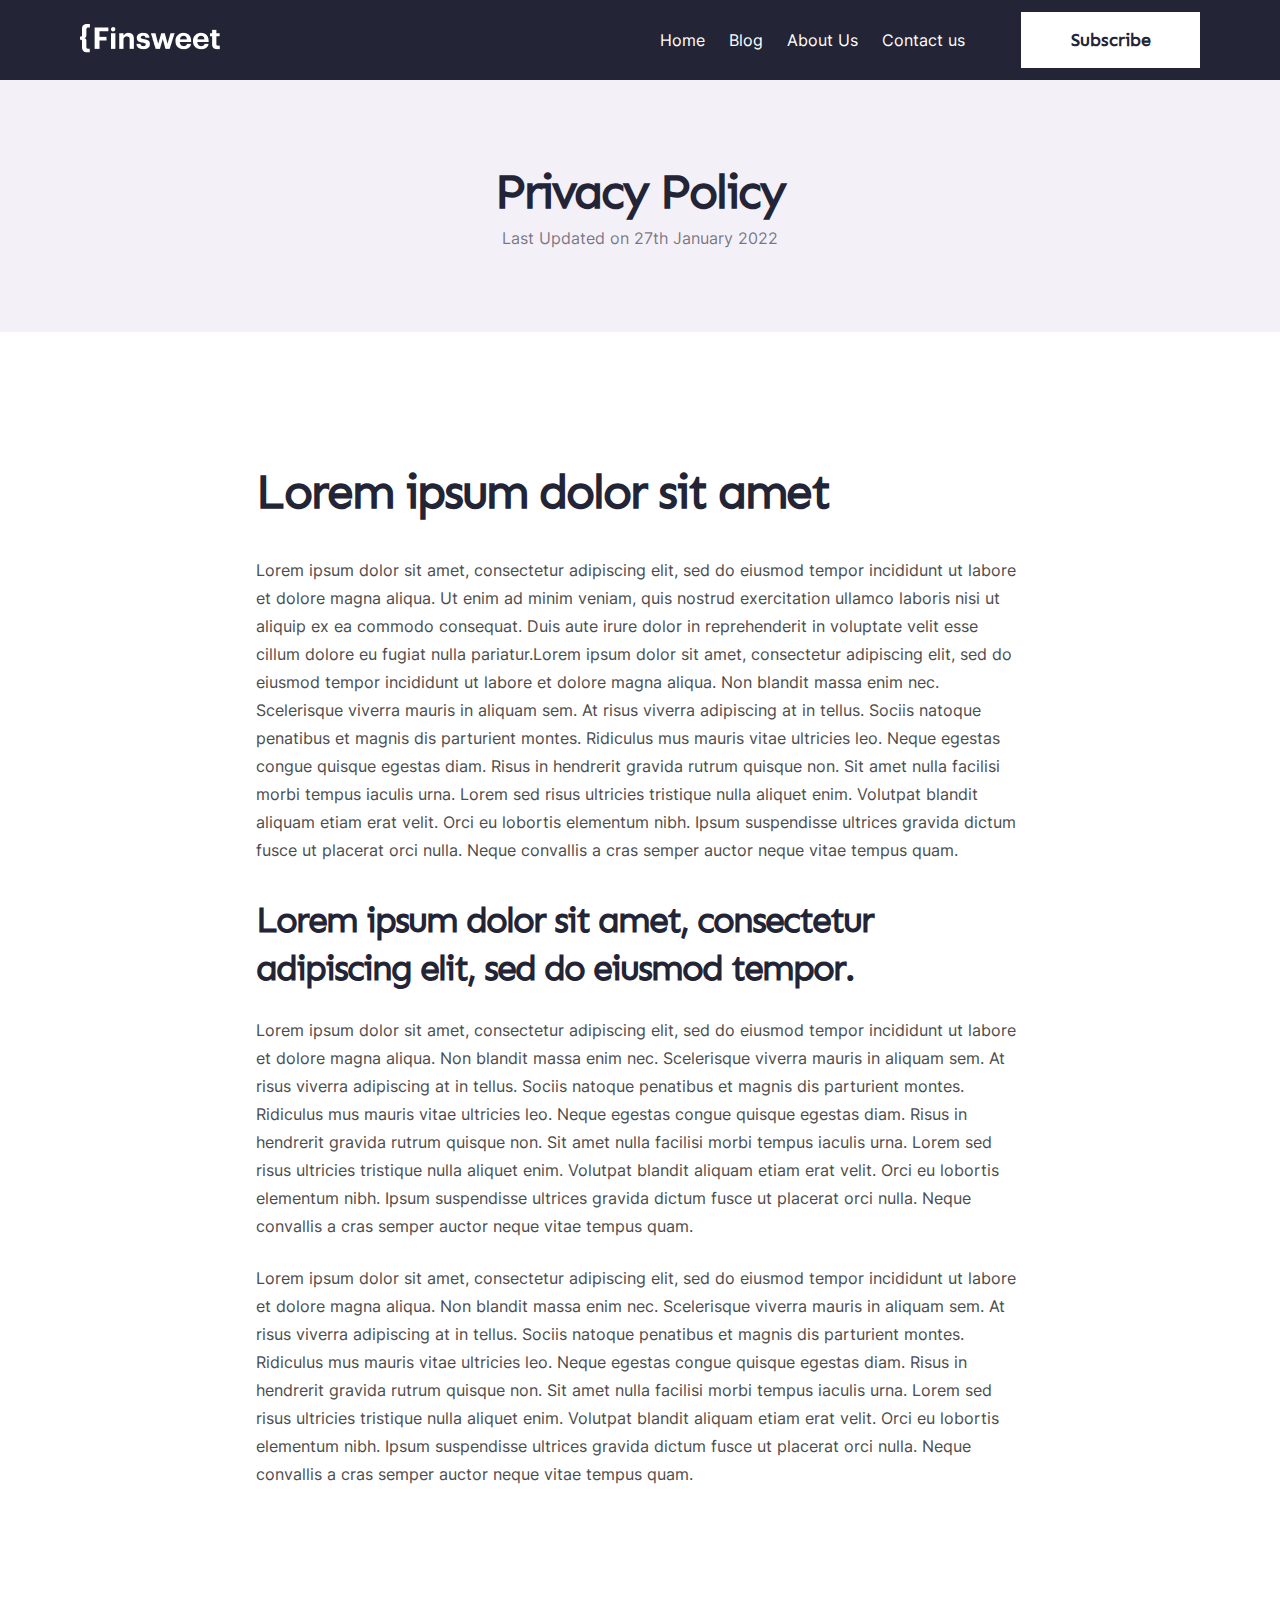
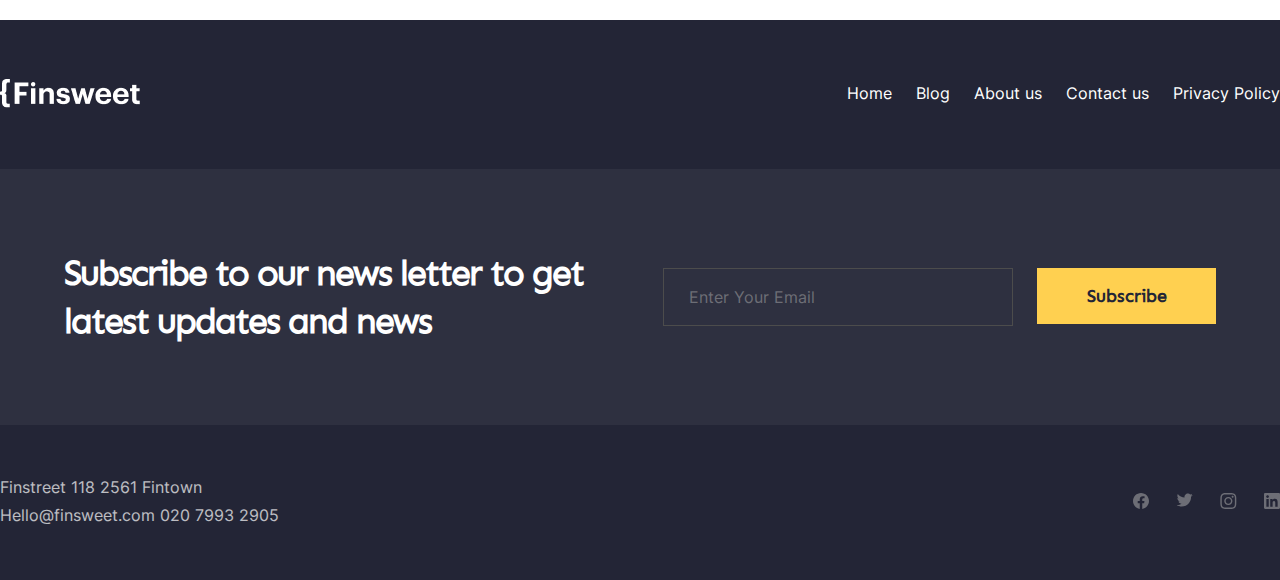
<file: privacy-policy.html>
<!DOCTYPE html>
<html lang="en">
<head>
  <meta charset="UTF-8">
  <meta http-equiv="X-UA-Compatible" content="IE=edge">
  <meta name="viewport" content="width=device-width, initial-scale=1.0">
  <link rel="stylesheet" href="font.css">
  <link rel="stylesheet" href="privacy-policy.css">
  <title>Privacy Policy</title>
</head>
<body>
  <header class="header">
    <div class="header-logo">
      <img src="img/LOGO.png" alt="">
    </div>
    <nav class="nav">
      <ul class="list">
        <li class="list-li"><a href="index.html" class="list-link">Home</a></li>
        <li class="list-li"><a href="blog.html" class="list-link">Blog</a></li>
        <li class="list-li"><a href="About_us.html" class="list-link">About Us</a></li>
        <li class="list-li"><a href="" class="list-link">Contact us</a></li>
      </ul>
    </nav>
    <a href="" class="header-button-link">
      <div class="header-button">
        <a href="" class="header-subscribe">Subscribe</a>
      </div>
    </a>
  </header>

  <main class="main">
    <section class="home">
      <div class="content">
        <div class="home-header">
          <h1>Privacy Policy</h1>
        </div>
        <div class="home-text">
          <p>Last Updated  on 27th January 2022</p>
        </div>
      </div>
    </section>

    <div class="policy">
      <div class="policy-header-h1">
        <h1>Lorem ipsum dolor sit amet</h1>
      </div>
      <div class="policy-text-1">
        <p>Lorem ipsum dolor sit amet, consectetur adipiscing elit, sed do eiusmod tempor incididunt ut labore et dolore magna aliqua. Ut enim ad minim veniam, quis nostrud exercitation ullamco laboris nisi ut aliquip ex ea commodo consequat. Duis aute irure dolor in reprehenderit in voluptate velit esse cillum dolore eu fugiat nulla pariatur.Lorem ipsum dolor sit amet, consectetur adipiscing elit, sed do eiusmod tempor incididunt ut labore et dolore magna aliqua. Non blandit massa enim nec. Scelerisque viverra mauris in aliquam sem. At risus viverra adipiscing at in tellus. Sociis natoque penatibus et magnis dis parturient montes. Ridiculus mus mauris vitae ultricies leo. Neque egestas congue quisque egestas diam. Risus in hendrerit gravida rutrum quisque non. Sit amet nulla facilisi morbi tempus iaculis urna. Lorem sed risus ultricies tristique nulla aliquet enim. Volutpat blandit aliquam etiam erat velit. Orci eu lobortis elementum nibh. Ipsum suspendisse ultrices gravida dictum fusce ut placerat orci nulla. Neque convallis a cras semper auctor neque vitae tempus quam.</p>
      </div>
      <div class="policy-header-h2">
        <h2>Lorem ipsum dolor sit amet, consectetur adipiscing elit, sed do eiusmod tempor.</h2>
      </div>
      <div class="policy-text-2">
        <p>Lorem ipsum dolor sit amet, consectetur adipiscing elit, sed do eiusmod tempor incididunt ut labore et dolore magna aliqua. Non blandit massa enim nec. Scelerisque viverra mauris in aliquam sem. At risus viverra adipiscing at in tellus. Sociis natoque penatibus et magnis dis parturient montes. Ridiculus mus mauris vitae ultricies leo. Neque egestas congue quisque egestas diam. Risus in hendrerit gravida rutrum quisque non. Sit amet nulla facilisi morbi tempus iaculis urna. Lorem sed risus ultricies tristique nulla aliquet enim. Volutpat blandit aliquam etiam erat velit. Orci eu lobortis elementum nibh. Ipsum suspendisse ultrices gravida dictum fusce ut placerat orci nulla. Neque convallis a cras semper auctor neque vitae tempus quam.</p>
      </div>
      <div class="policy-text-3">
        <p>Lorem ipsum dolor sit amet, consectetur adipiscing elit, sed do eiusmod tempor incididunt ut labore et dolore magna aliqua. Non blandit massa enim nec. Scelerisque viverra mauris in aliquam sem. At risus viverra adipiscing at in tellus. Sociis natoque penatibus et magnis dis parturient montes. Ridiculus mus mauris vitae ultricies leo. Neque egestas congue quisque egestas diam. Risus in hendrerit gravida rutrum quisque non. Sit amet nulla facilisi morbi tempus iaculis urna. Lorem sed risus ultricies tristique nulla aliquet enim. Volutpat blandit aliquam etiam erat velit. Orci eu lobortis elementum nibh. Ipsum suspendisse ultrices gravida dictum fusce ut placerat orci nulla. Neque convallis a cras semper auctor neque vitae tempus quam.</p>
      </div>
    </div>
  </main>

  <footer class="footer">
    <div class="footer-content">

      <div class="footer-header">
        <div class="footer-logo">
          <img src="img/footer-logo.png" alt="">
        </div>

        <nav class="footer-nav">
          <ul class="footer-list">
            <li><a href="index.html" class="footer-link">Home</a></li>
            <li><a href="blog.html" class="footer-link">Blog</a></li>
            <li><a href="About_us.html" class="footer-link">About us</a></li>
            <li><a href="contact-us.html" class="footer-link">Contact us</a></li>
            <li><a href="privacy-policy.html" class="footer-link">Privacy Policy</a></li>
          </ul>
        </nav>
      </div>

      <div class="footer-center">
        <div class="footer-text">
          <h2>Subscribe to our news letter to get latest updates and news</h2>
        </div>

        <div class="footer-email">
          <div class="footer-input">
            <input type="email" placeholder="Enter Your Email">
            <a href="" class="footer-button-link" id="mybutton">
              <div class="footer-button">
                <p>Subscribe</p>
              </div>
            </a>
          </div>
        </div>
      </div>

      <div class="footer-bottom">
        <div class="footer-info">
          <div class="footer-adres">
            <p>Finstreet 118 2561 Fintown</p>
          </div>
          <div class="footer-hello">
            <p>Hello@finsweet.com  020 7993 2905</p>
          </div>
        </div>
        <div class="footer-links">
          <a href="" class="footer-facebook">
            <img src="img/wh_facebook.svg" alt="">
          </a>
          <a href="" class="wh-twitter">
            <img src="img/wh-twitter.svg" alt="">
          </a>
          <a href="" class="wh-insta">
            <img src="img/wh-insta.svg" alt="">
          </a>
          <a href="" class="wh-in">
            <img src="img/wh-in.svg" alt="">
          </a>
        </div>
      </div>
    </div>
  </footer>
</body>
</html>
</file>
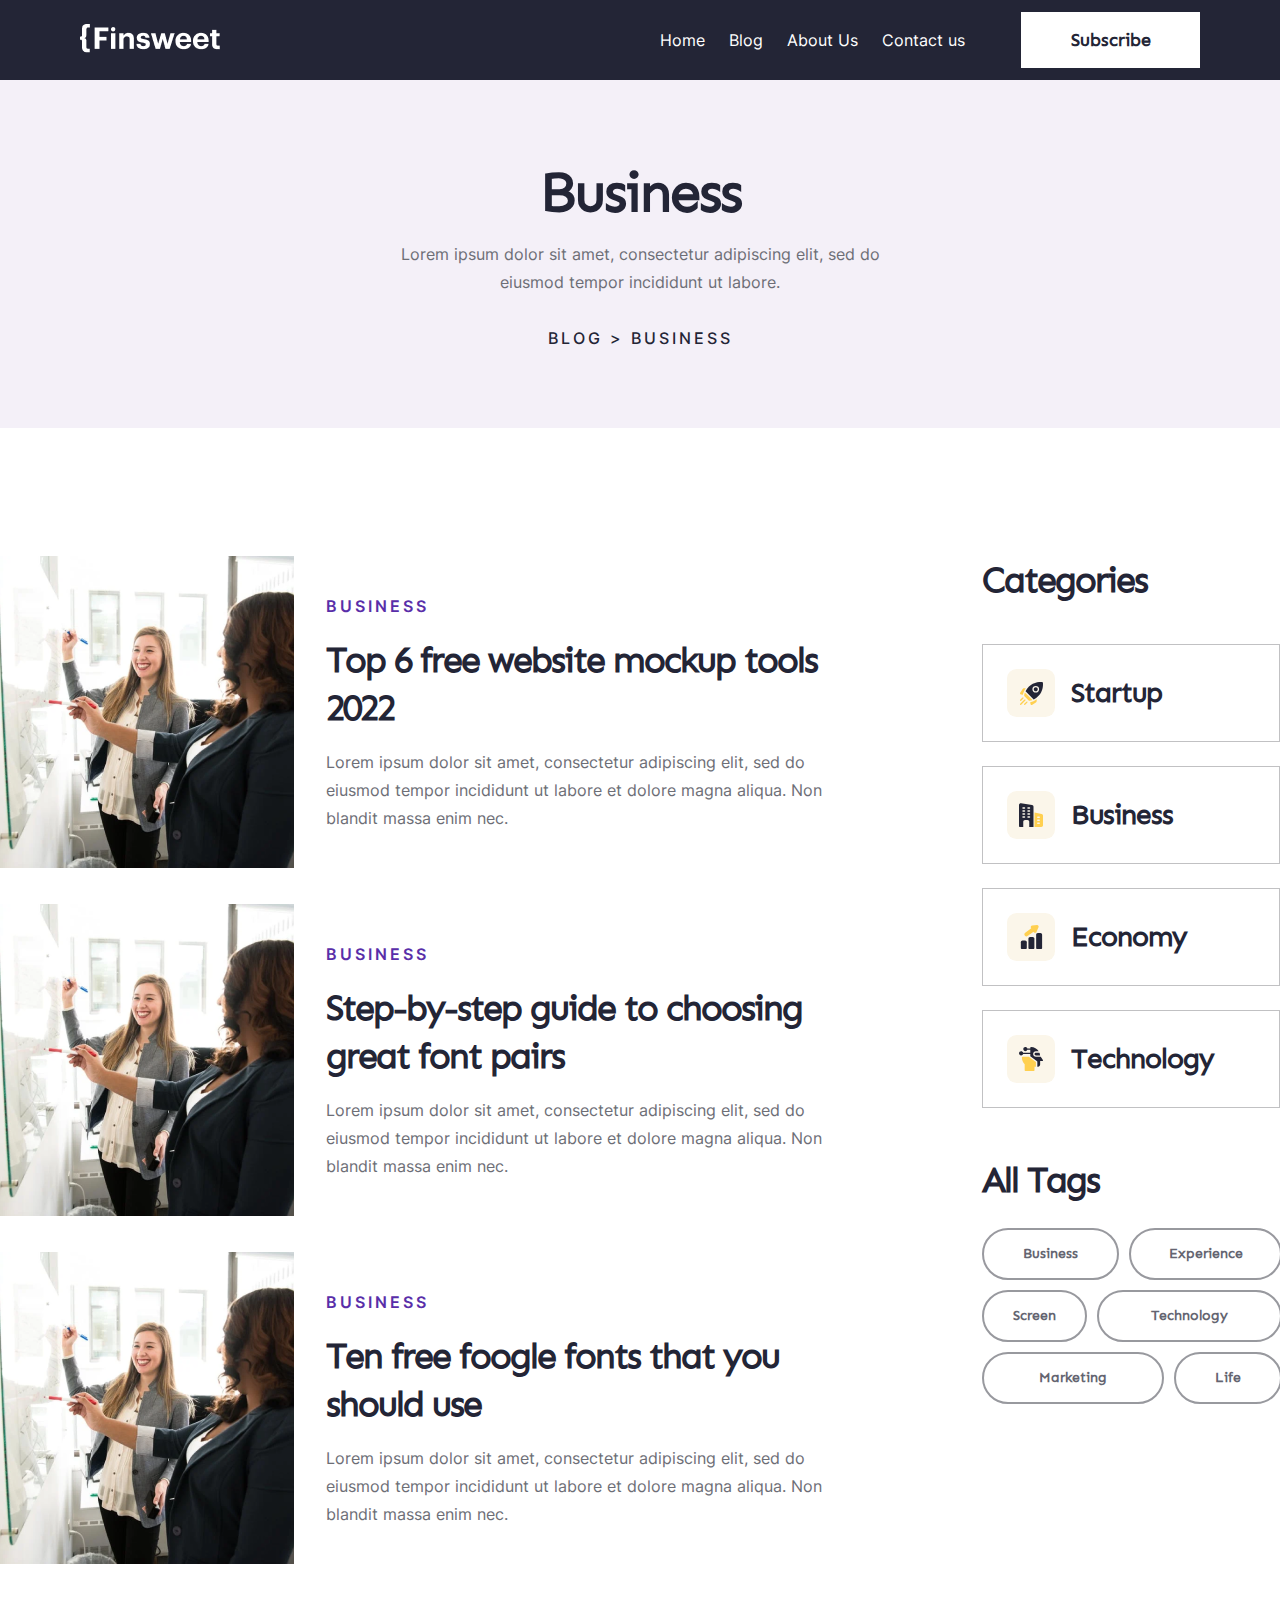
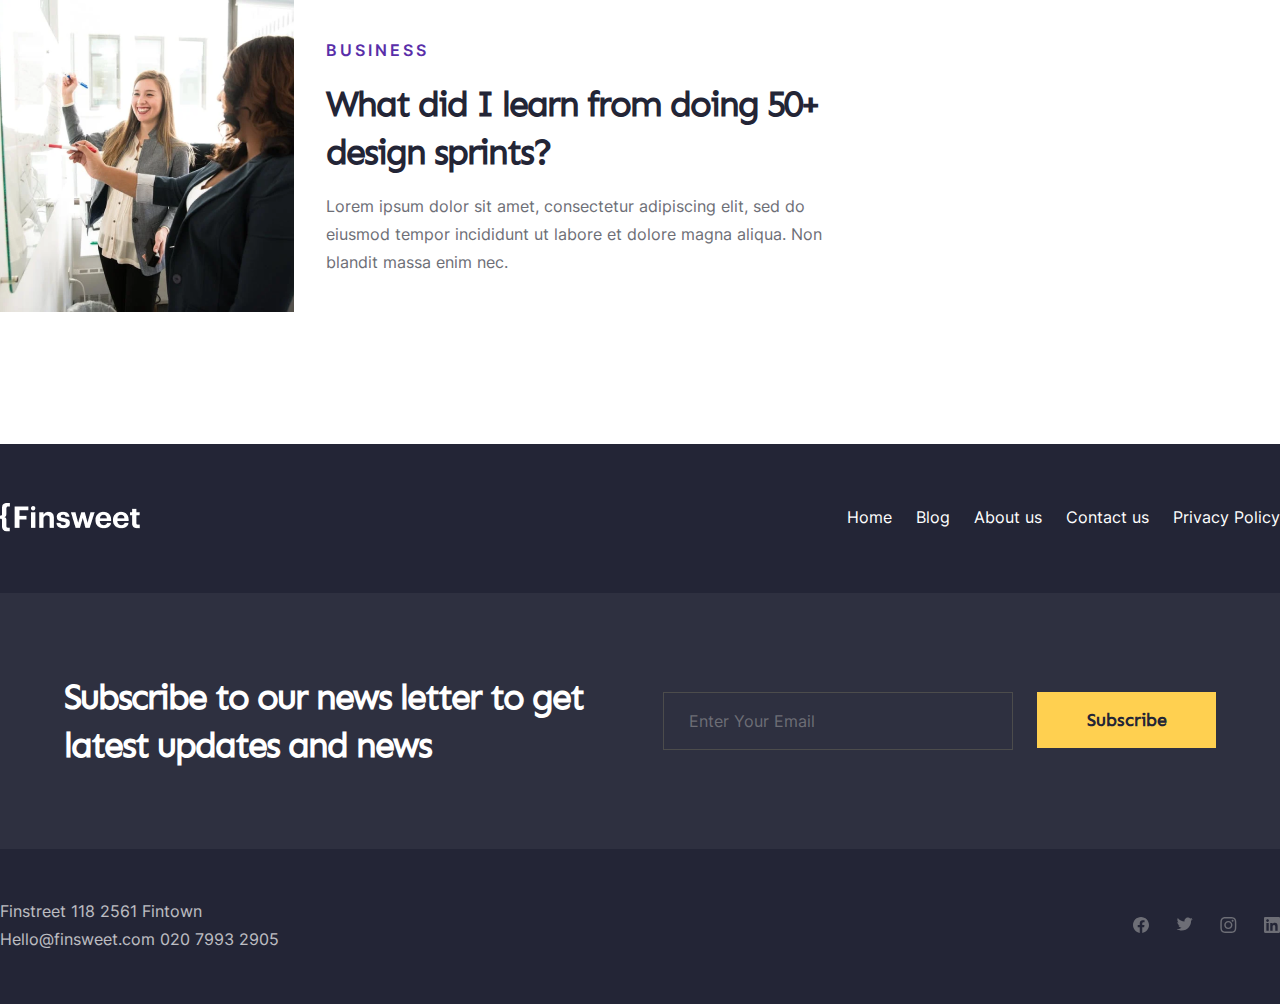
<file: categories/business.html>
<!DOCTYPE html>
<html lang="en">
<head>
  <meta charset="UTF-8">
  <meta http-equiv="X-UA-Compatible" content="IE=edge">
  <meta name="viewport" content="width=device-width, initial-scale=1.0">
  <link rel="shortcut icon" href="../img/Business.svg" type="image/x-icon">
  <link rel="stylesheet" href="../font.css">
  <link rel="stylesheet" href="business.css">
  <title>Business</title>
</head>
<body>
  <header class="header">
    <div class="header-logo">
      <img src="../img/LOGO.png" alt="">
    </div>
    <nav class="nav">
      <ul class="list">
        <li class="list-li"><a href="../index.html" class="list-link">Home</a></li>
        <li class="list-li"><a href="../blog.html" class="list-link">Blog</a></li>
        <li class="list-li"><a href="../About_us.html" class="list-link">About Us</a></li>
        <li class="list-li"><a href="../contact-us.html" class="list-link">Contact us</a></li>
      </ul>
    </nav>
    <a href="" class="header-button-link">
      <div class="header-button">
        <a href="" class="header-subscribe">Subscribe</a>
      </div>
    </a>
  </header>

  <main class="main">
    <section class="home">
      <div class="home-content">
        <div class="home-header">
          <h1>Business</h1>
        </div>
        <div class="home-text">
          <p>Lorem ipsum dolor sit amet, consectetur adipiscing elit, sed do eiusmod tempor incididunt ut labore.</p>
        </div>
        <div class="home-other">
          <p>BLOG > BUSINESS</p>
        </div>
      </div>
    </section>

    <!-- MAIN CONTENT -->
    <section class="main-content">
      <div class="content-left">
        <a href="" class="cards-link">
          <div class="cards-1">
            <div class="cards-left">
              <img src="../img/category-img.png" alt="">
            </div>
            <div class="cards-right">
              <div class="cards-header">
                <p>Business</p>
              </div>
              <div class="cards-bold">
                <h2>Top 6 free website mockup tools 2022</h2>
              </div>
              <div class="cards-text">
                <p>Lorem ipsum dolor sit amet, consectetur adipiscing elit, sed do eiusmod tempor incididunt ut labore et dolore magna aliqua. Non blandit massa enim nec.</p>
              </div>
            </div>
          </div>
        </a>

        <a href="" class="cards-link">
          <div class="cards-2">
            <div class="cards-left">
              <img src="../img/category-img.png" alt="">
            </div>
            <div class="cards-right">
              <div class="cards-header">
                <p>Business</p>
              </div>
              <div class="cards-bold">
                <h2>Step-by-step guide to choosing great font pairs</h2>
              </div>
              <div class="cards-text">
                <p>Lorem ipsum dolor sit amet, consectetur adipiscing elit, sed do eiusmod tempor incididunt ut labore et dolore magna aliqua. Non blandit massa enim nec.</p>
              </div>
            </div>
          </div>
        </a>

        <a href="" class="cards-link">
          <div class="cards-3">
            <div class="cards-left">
              <img src="../img/category-img.png" alt="">
            </div>
            <div class="cards-right">
              <div class="cards-header">
                <p>Business</p>
              </div>
              <div class="cards-bold">
                <h2>Ten free foogle fonts that you should use</h2>
              </div>
              <div class="cards-text">
                <p>Lorem ipsum dolor sit amet, consectetur adipiscing elit, sed do eiusmod tempor incididunt ut labore et dolore magna aliqua. Non blandit massa enim nec.</p>
              </div>
            </div>
          </div>
        </a>

        <a href="" class="cards-link">
          <div class="cards-4">
            <div class="cards-left">
              <img src="../img/category-img.png" alt="">
            </div>
            <div class="cards-right">
              <div class="cards-header">
                <p>Business</p>
              </div>
              <div class="cards-bold">
                <h2>What did I learn from doing 50+ design sprints?</h2>
              </div>
              <div class="cards-text">
                <p>Lorem ipsum dolor sit amet, consectetur adipiscing elit, sed do eiusmod tempor incididunt ut labore et dolore magna aliqua. Non blandit massa enim nec.</p>
              </div>
            </div>
          </div>
        </a>
      </div>

      <div class="content-right">
        <div class="content-right-top">
          <div class="right-top-header">
            <h2>Categories</h2>
          </div>
          <div class="right-top-items">
            <a href="startup.html" class="item-link">
              <div class="item-1">
                <div class="item-img">
                  <img src="../img/startup.svg" alt="">
                </div>
                <div class="item-header">
                  <h3>Startup</h3>
                </div>
              </div>
            </a>

            <a href="business.html" class="item-link">
              <div class="item-2">
                <div class="item-img">
                  <img src="../img/Business.svg" alt="">
                </div>
                <div class="item-header">
                  <h3>Business</h3>
                </div>
              </div>
            </a>

            <a href="economy.html" class="item-link">
              <div class="item-3">
                <div class="item-img">
                  <img src="../img/economy.svg" alt="">
                </div>
                <div class="item-header">
                  <h3>Economy</h3>
                </div>
              </div>
            </a>

            <a href="techonology.html" class="item-link">
              <div class="item-4">
                <div class="item-img">
                  <img src="../img/technology.svg" alt="">
                </div>
                <div class="item-header">
                  <h3>Technology</h3>
                </div>
              </div>
            </a>
            
          </div>
        </div>

        <div class="content-right-bottom">
          <div class="bottom-header">
            <h2>All Tags</h2>
          </div>
          <div class="wrap-tags">
            <div class="tag-1">
              <p>Business</p>
            </div>
            <div class="tag-2">
              <p>Experience</p>
            </div>
            <div class="tag-3">
              <p>Screen</p>
            </div>
            <div class="tag-4">
              <p>Technology</p>
            </div>
            <div class="tag-5">
              <p>Marketing</p>
            </div>
            <div class="tag-6">
              <p>Life</p>
            </div>
          </div>
        </div>
      </div>
    </section>

    <!-- MAIN CONTENT -->
  </main>

  <footer class="footer">
    <div class="footer-content">

      <div class="footer-header">
        <div class="footer-logo">
          <img src="../img/footer-logo.png" alt="">
        </div>

        <nav class="footer-nav">
          <ul class="footer-list">
            <li><a href="../index.html" class="footer-link">Home</a></li>
            <li><a href="../blog.html" class="footer-link">Blog</a></li>
            <li><a href="../About_us.html" class="footer-link">About us</a></li>
            <li><a href="../contact-us.html" class="footer-link">Contact us</a></li>
            <li><a href="../privacy-policy.html" class="footer-link">Privacy Policy</a></li>
          </ul>
        </nav>
      </div>

      <div class="footer-center">
        <div class="footer-text">
          <h2>Subscribe to our news letter to get latest updates and news</h2>
        </div>

        <div class="footer-email">
          <div class="footer-input">
            <input type="email" placeholder="Enter Your Email">
            <a href="" class="footer-button-link" id="mybutton">
              <div class="footer-button">
                <p>Subscribe</p>
              </div>
            </a>
          </div>
        </div>
      </div>

      <div class="footer-bottom">
        <div class="footer-info">
          <div class="footer-adres">
            <p>Finstreet 118 2561 Fintown</p>
          </div>
          <div class="footer-hello">
            <p>Hello@finsweet.com  020 7993 2905</p>
          </div>
        </div>
        <div class="footer-links">
          <a href="" class="footer-facebook">
            <img src="../img/wh_facebook.svg" alt="">
          </a>
          <a href="" class="wh-twitter">
            <img src="../img/wh-twitter.svg" alt="">
          </a>
          <a href="" class="wh-insta">
            <img src="../img/wh-insta.svg" alt="">
          </a>
          <a href="" class="wh-in">
            <img src="../img/wh-in.svg" alt="">
          </a>
        </div>
      </div>
    </div>
  </footer>
</body>
</html>
</file>
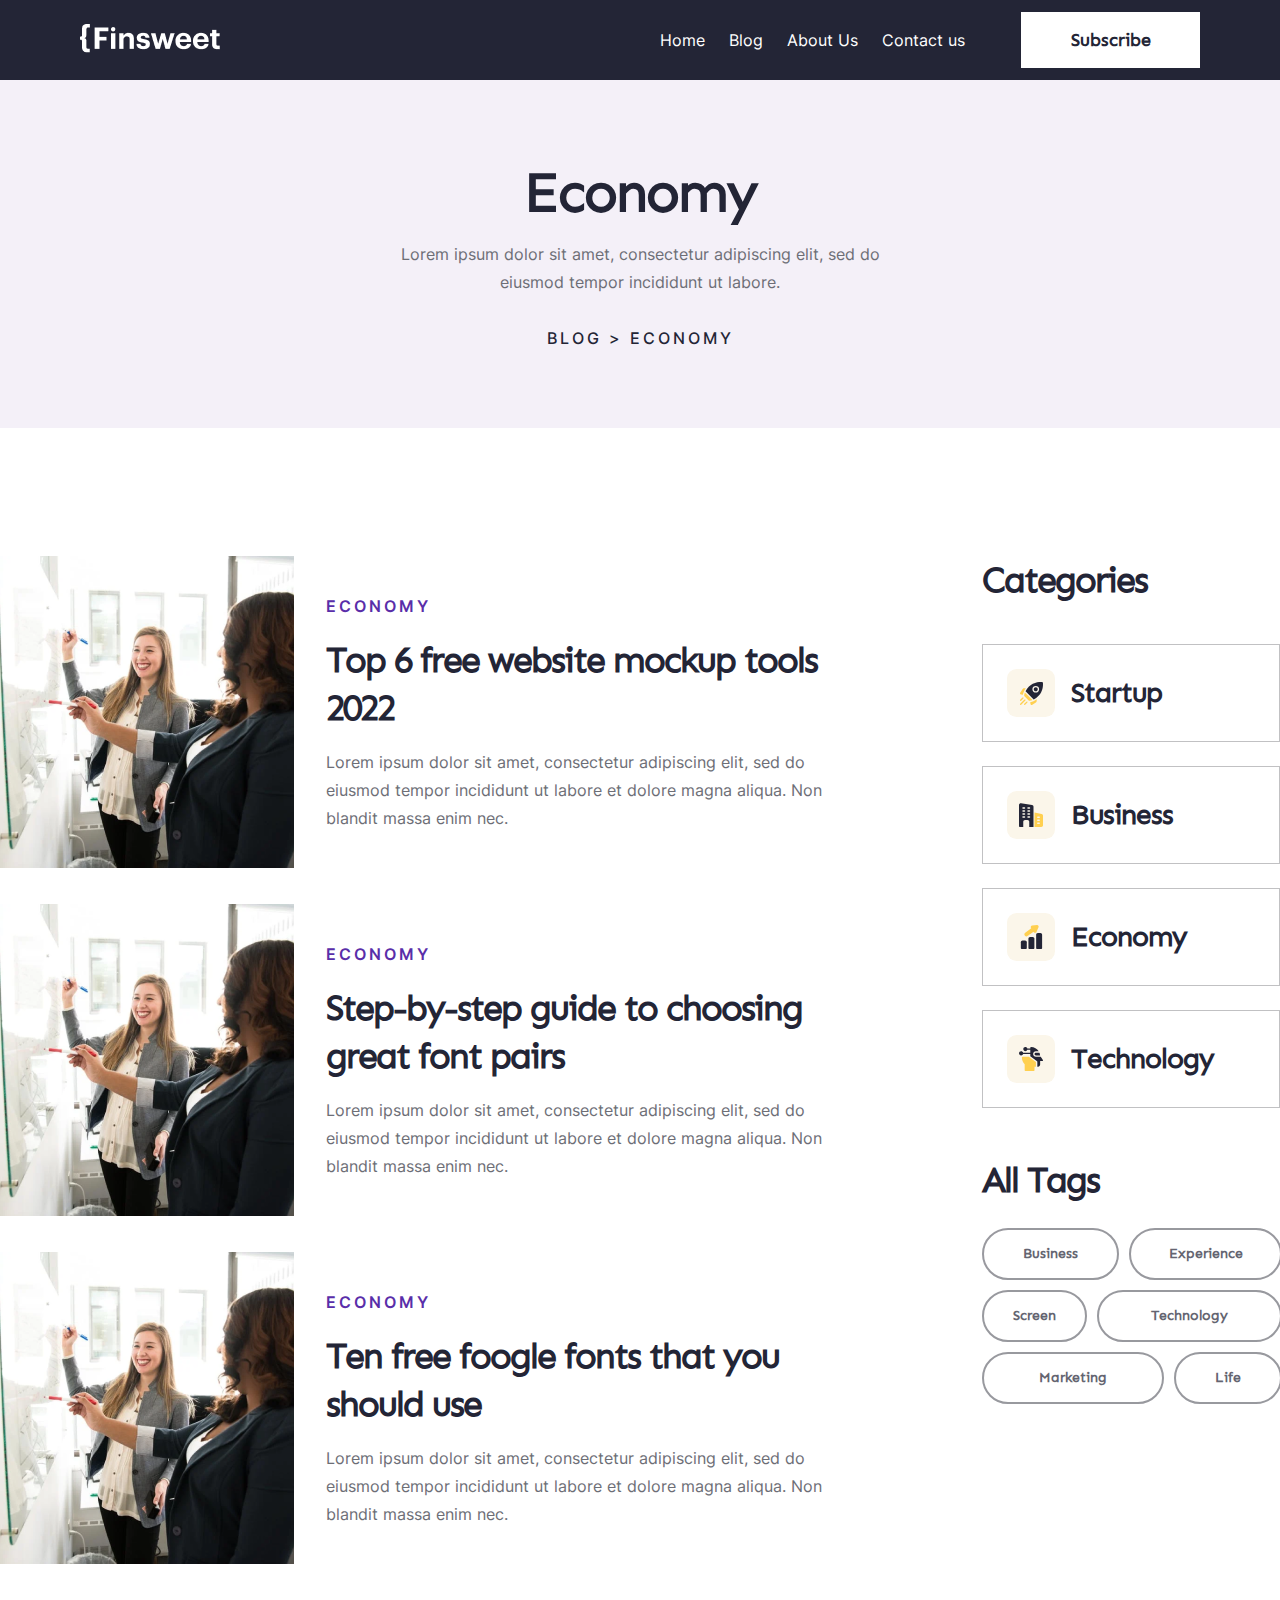
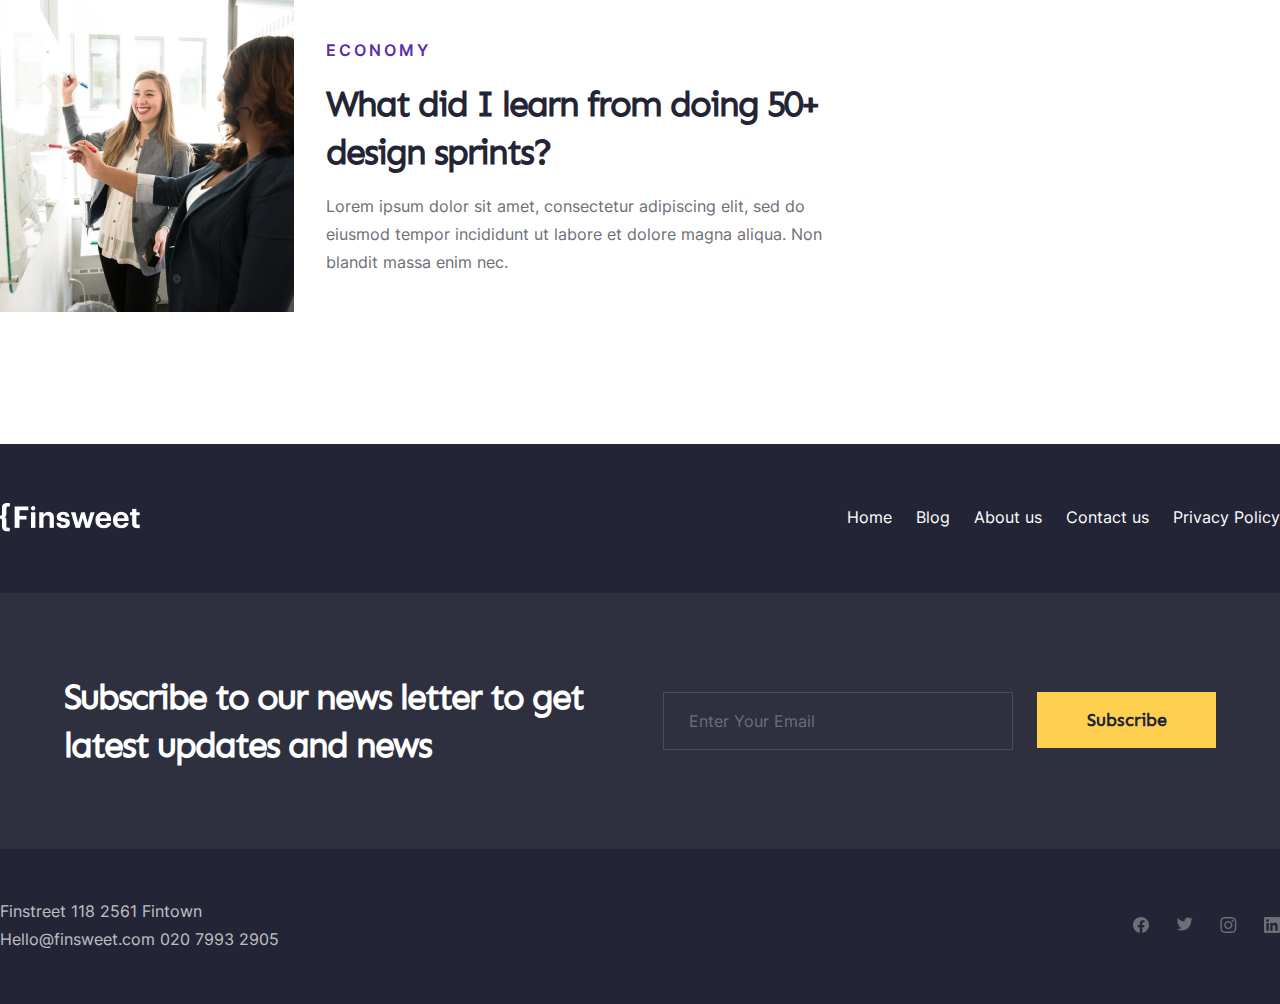
<file: categories/economy.html>
<!DOCTYPE html>
<html lang="en">
<head>
  <meta charset="UTF-8">
  <meta http-equiv="X-UA-Compatible" content="IE=edge">
  <meta name="viewport" content="width=device-width, initial-scale=1.0">
  <link rel="shortcut icon" href="../img/economy.svg" type="image/x-icon">
  <link rel="stylesheet" href="../font.css">
  <link rel="stylesheet" href="economy.css">
  <title>Economy</title>
</head>
<body>
  <header class="header">
    <div class="header-logo">
      <img src="../img/LOGO.png" alt="">
    </div>
    <nav class="nav">
      <ul class="list">
        <li class="list-li"><a href="../index.html" class="list-link">Home</a></li>
        <li class="list-li"><a href="../blog.html" class="list-link">Blog</a></li>
        <li class="list-li"><a href="../About_us.html" class="list-link">About Us</a></li>
        <li class="list-li"><a href="../contact-us.html" class="list-link">Contact us</a></li>
      </ul>
    </nav>
    <a href="" class="header-button-link">
      <div class="header-button">
        <a href="" class="header-subscribe">Subscribe</a>
      </div>
    </a>
  </header>

  <main class="main">
    <section class="home">
      <div class="home-content">
        <div class="home-header">
          <h1>Economy</h1>
        </div>
        <div class="home-text">
          <p>Lorem ipsum dolor sit amet, consectetur adipiscing elit, sed do eiusmod tempor incididunt ut labore.</p>
        </div>
        <div class="home-other">
          <p>BLOG > ECONOMY</p>
        </div>
      </div>
    </section>

    <!-- MAIN CONTENT -->
    <section class="main-content">
      <div class="content-left">
        <a href="" class="cards-link">
          <div class="cards-1">
            <div class="cards-left">
              <img src="../img/category-img.png" alt="">
            </div>
            <div class="cards-right">
              <div class="cards-header">
                <p>Economy</p>
              </div>
              <div class="cards-bold">
                <h2>Top 6 free website mockup tools 2022</h2>
              </div>
              <div class="cards-text">
                <p>Lorem ipsum dolor sit amet, consectetur adipiscing elit, sed do eiusmod tempor incididunt ut labore et dolore magna aliqua. Non blandit massa enim nec.</p>
              </div>
            </div>
          </div>
        </a>

        <a href="" class="cards-link">
          <div class="cards-2">
            <div class="cards-left">
              <img src="../img/category-img.png" alt="">
            </div>
            <div class="cards-right">
              <div class="cards-header">
                <p>Economy</p>
              </div>
              <div class="cards-bold">
                <h2>Step-by-step guide to choosing great font pairs</h2>
              </div>
              <div class="cards-text">
                <p>Lorem ipsum dolor sit amet, consectetur adipiscing elit, sed do eiusmod tempor incididunt ut labore et dolore magna aliqua. Non blandit massa enim nec.</p>
              </div>
            </div>
          </div>
        </a>

        <a href="" class="cards-link">
          <div class="cards-3">
            <div class="cards-left">
              <img src="../img/category-img.png" alt="">
            </div>
            <div class="cards-right">
              <div class="cards-header">
                <p>Economy</p>
              </div>
              <div class="cards-bold">
                <h2>Ten free foogle fonts that you should use</h2>
              </div>
              <div class="cards-text">
                <p>Lorem ipsum dolor sit amet, consectetur adipiscing elit, sed do eiusmod tempor incididunt ut labore et dolore magna aliqua. Non blandit massa enim nec.</p>
              </div>
            </div>
          </div>
        </a>

        <a href="" class="cards-link">
          <div class="cards-4">
            <div class="cards-left">
              <img src="../img/category-img.png" alt="">
            </div>
            <div class="cards-right">
              <div class="cards-header">
                <p>Economy</p>
              </div>
              <div class="cards-bold">
                <h2>What did I learn from doing 50+ design sprints?</h2>
              </div>
              <div class="cards-text">
                <p>Lorem ipsum dolor sit amet, consectetur adipiscing elit, sed do eiusmod tempor incididunt ut labore et dolore magna aliqua. Non blandit massa enim nec.</p>
              </div>
            </div>
          </div>
        </a>
      </div>

      <div class="content-right">
        <div class="content-right-top">
          <div class="right-top-header">
            <h2>Categories</h2>
          </div>
          <div class="right-top-items">
            <a href="startup.html" class="item-link">
              <div class="item-1">
                <div class="item-img">
                  <img src="../img/startup.svg" alt="">
                </div>
                <div class="item-header">
                  <h3>Startup</h3>
                </div>
              </div>
            </a>

            <a href="business.html" class="item-link">
              <div class="item-2">
                <div class="item-img">
                  <img src="../img/Business.svg" alt="">
                </div>
                <div class="item-header">
                  <h3>Business</h3>
                </div>
              </div>
            </a>

            <a href="economy.html" class="item-link">
              <div class="item-3">
                <div class="item-img">
                  <img src="../img/economy.svg" alt="">
                </div>
                <div class="item-header">
                  <h3>Economy</h3>
                </div>
              </div>
            </a>

            <a href="techonology.html" class="item-link">
              <div class="item-4">
                <div class="item-img">
                  <img src="../img/technology.svg" alt="">
                </div>
                <div class="item-header">
                  <h3>Technology</h3>
                </div>
              </div>
            </a>
            
          </div>
        </div>

        <div class="content-right-bottom">
          <div class="bottom-header">
            <h2>All Tags</h2>
          </div>
          <div class="wrap-tags">
            <div class="tag-1">
              <p>Business</p>
            </div>
            <div class="tag-2">
              <p>Experience</p>
            </div>
            <div class="tag-3">
              <p>Screen</p>
            </div>
            <div class="tag-4">
              <p>Technology</p>
            </div>
            <div class="tag-5">
              <p>Marketing</p>
            </div>
            <div class="tag-6">
              <p>Life</p>
            </div>
          </div>
        </div>
      </div>
    </section>

    <!-- MAIN CONTENT -->
  </main>

  <footer class="footer">
    <div class="footer-content">

      <div class="footer-header">
        <div class="footer-logo">
          <img src="../img/footer-logo.png" alt="">
        </div>

        <nav class="footer-nav">
          <ul class="footer-list">
            <li><a href="../index.html" class="footer-link">Home</a></li>
            <li><a href="../blog.html" class="footer-link">Blog</a></li>
            <li><a href="../About_us.html" class="footer-link">About us</a></li>
            <li><a href="../contact-us.html" class="footer-link">Contact us</a></li>
            <li><a href="../privacy-policy.html" class="footer-link">Privacy Policy</a></li>
          </ul>
        </nav>
      </div>

      <div class="footer-center">
        <div class="footer-text">
          <h2>Subscribe to our news letter to get latest updates and news</h2>
        </div>

        <div class="footer-email">
          <div class="footer-input">
            <input type="email" placeholder="Enter Your Email">
            <a href="" class="footer-button-link" id="mybutton">
              <div class="footer-button">
                <p>Subscribe</p>
              </div>
            </a>
          </div>
        </div>
      </div>

      <div class="footer-bottom">
        <div class="footer-info">
          <div class="footer-adres">
            <p>Finstreet 118 2561 Fintown</p>
          </div>
          <div class="footer-hello">
            <p>Hello@finsweet.com  020 7993 2905</p>
          </div>
        </div>
        <div class="footer-links">
          <a href="" class="footer-facebook">
            <img src="../img/wh_facebook.svg" alt="">
          </a>
          <a href="" class="wh-twitter">
            <img src="../img/wh-twitter.svg" alt="">
          </a>
          <a href="" class="wh-insta">
            <img src="../img/wh-insta.svg" alt="">
          </a>
          <a href="" class="wh-in">
            <img src="../img/wh-in.svg" alt="">
          </a>
        </div>
      </div>
    </div>
  </footer>
</body>
</html>
</file>
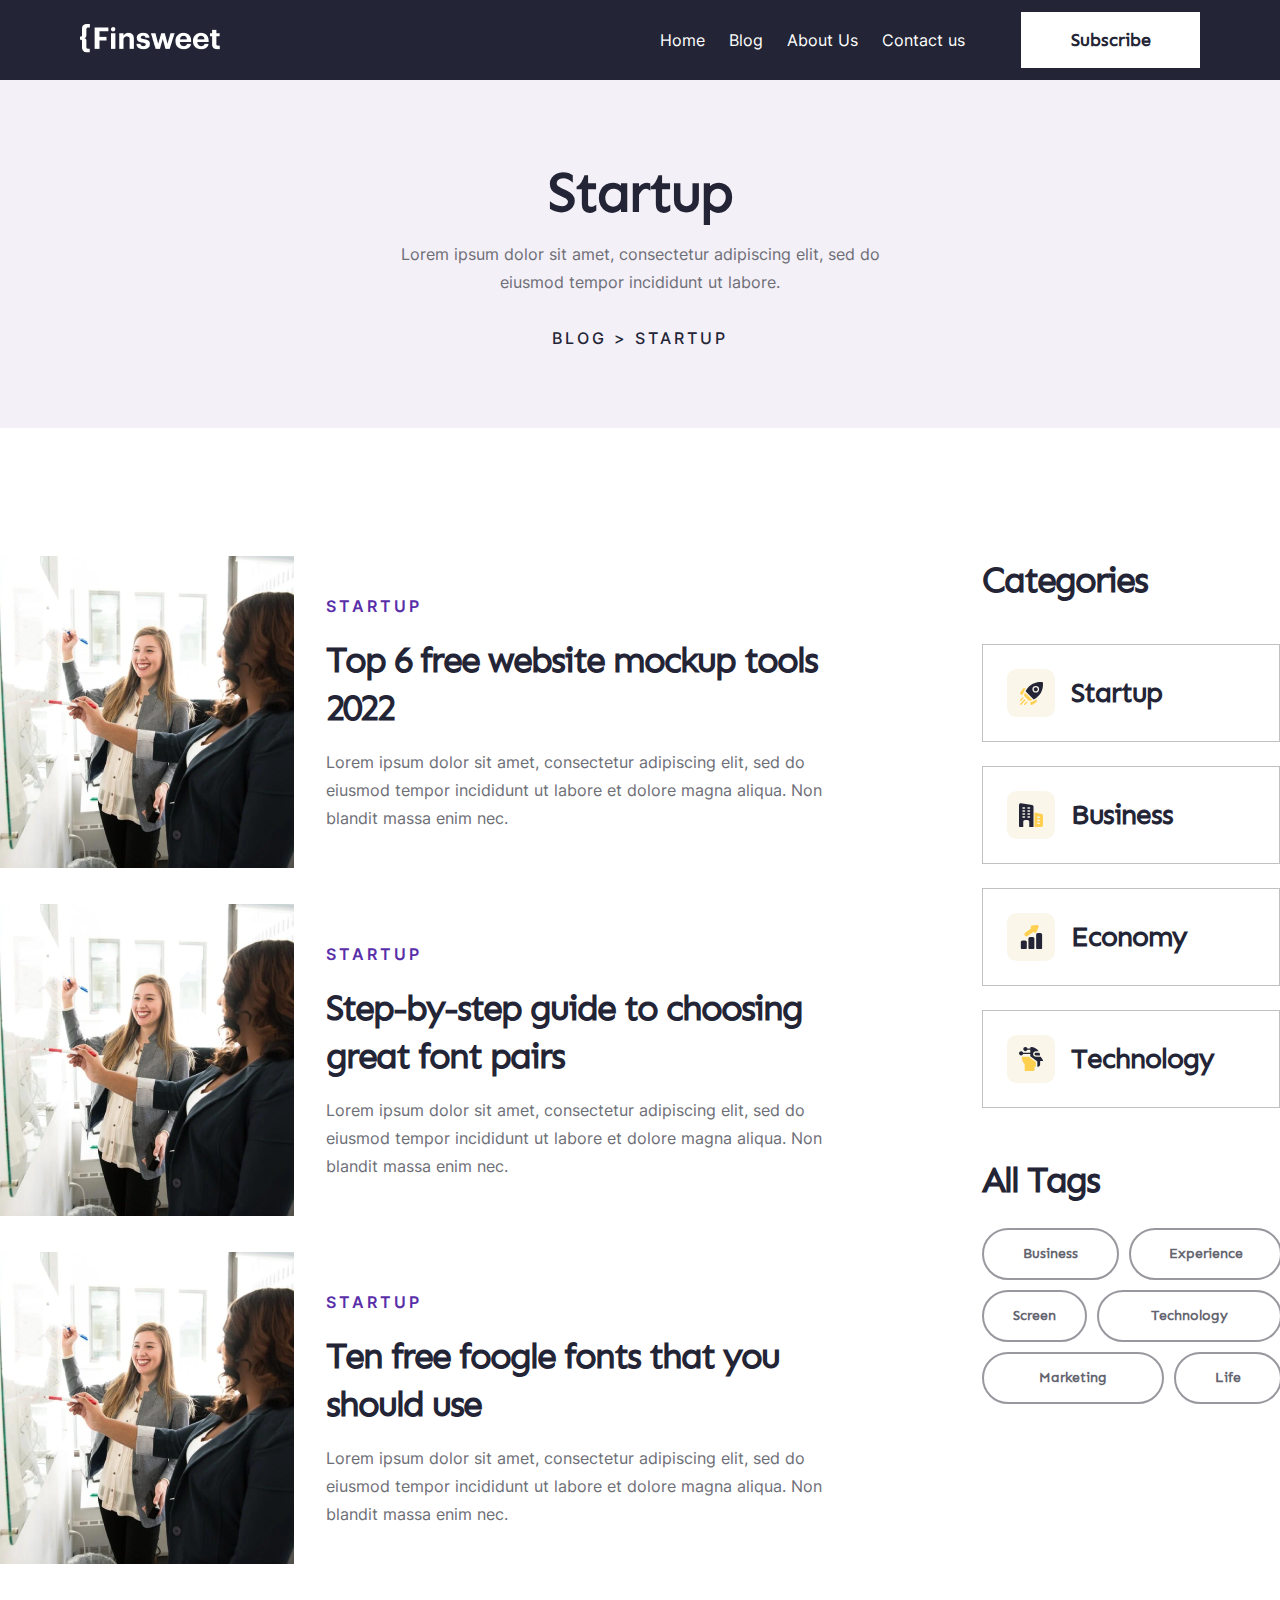
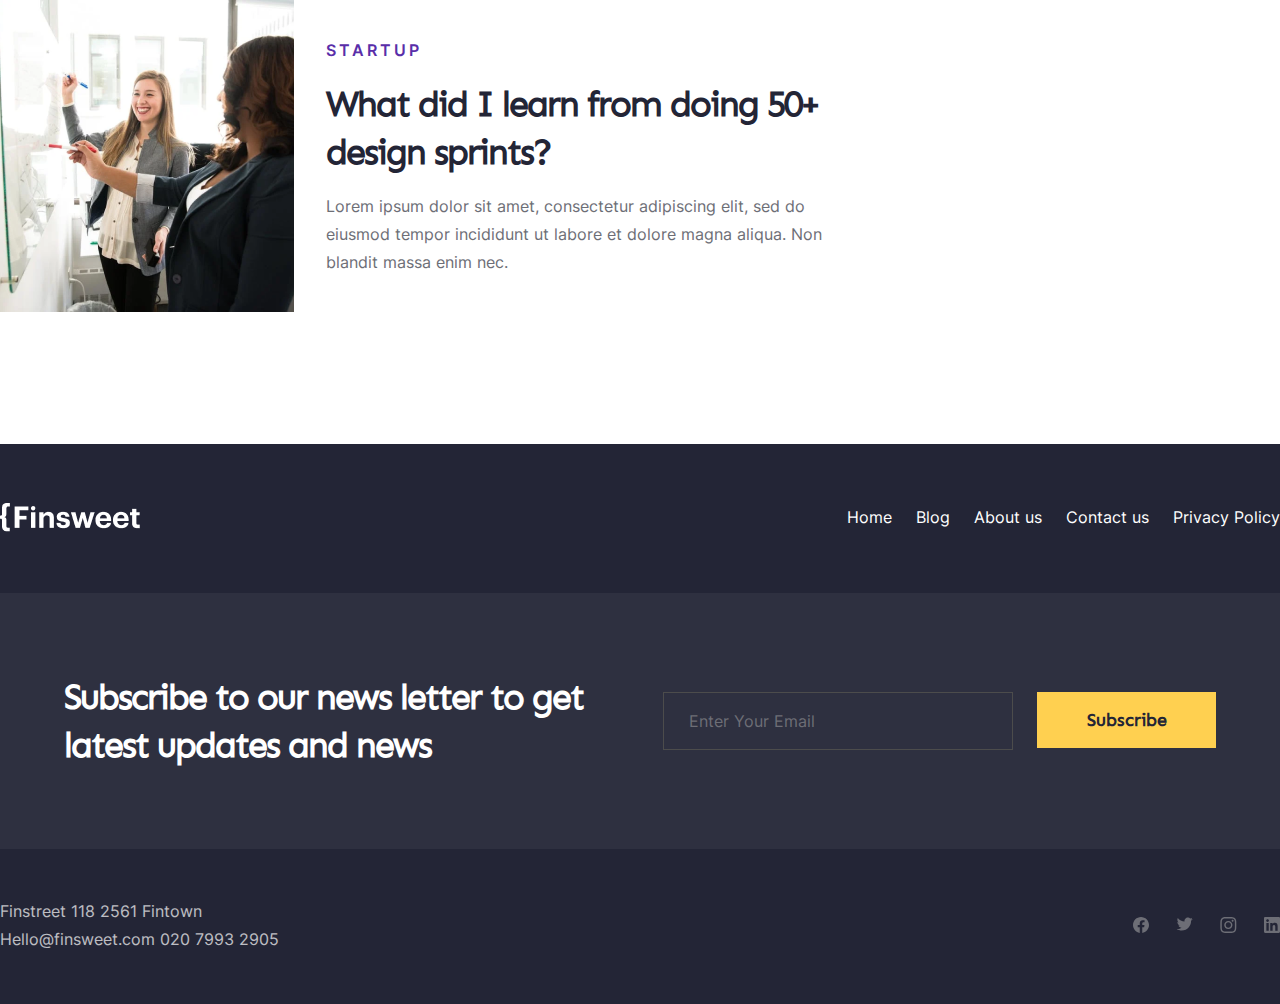
<file: categories/startup.html>
<!DOCTYPE html>
<html lang="en">
<head>
  <meta charset="UTF-8">
  <meta http-equiv="X-UA-Compatible" content="IE=edge">
  <meta name="viewport" content="width=device-width, initial-scale=1.0">
  <link rel="shortcut icon" href="../img/startup.svg" type="image/x-icon">
  <link rel="stylesheet" href="../font.css">
  <link rel="stylesheet" href="startup.css">
  <title>Startup</title>
</head>
<body>
  <header class="header">
    <div class="header-logo">
      <img src="../img/LOGO.png" alt="">
    </div>
    <nav class="nav">
      <ul class="list">
        <li class="list-li"><a href="../index.html" class="list-link">Home</a></li>
        <li class="list-li"><a href="../blog.html" class="list-link">Blog</a></li>
        <li class="list-li"><a href="../About_us.html" class="list-link">About Us</a></li>
        <li class="list-li"><a href="" class="list-link">Contact us</a></li>
      </ul>
    </nav>
    <a href="" class="header-button-link">
      <div class="header-button">
        <a href="" class="header-subscribe">Subscribe</a>
      </div>
    </a>
  </header>

  <main class="main">
    <section class="home">
      <div class="home-content">
        <div class="home-header">
          <h1>Startup</h1>
        </div>
        <div class="home-text">
          <p>Lorem ipsum dolor sit amet, consectetur adipiscing elit, sed do eiusmod tempor incididunt ut labore.</p>
        </div>
        <div class="home-other">
          <p>BLOG > STARTUP</p>
        </div>
      </div>
    </section>

    <!-- MAIN CONTENT -->
    <section class="main-content">
      <div class="content-left">
        <a href="" class="cards-link">
          <div class="cards-1">
            <div class="cards-left">
              <img src="../img/category-img.png" alt="">
            </div>
            <div class="cards-right">
              <div class="cards-header">
                <p>Startup</p>
              </div>
              <div class="cards-bold">
                <h2>Top 6 free website mockup tools 2022</h2>
              </div>
              <div class="cards-text">
                <p>Lorem ipsum dolor sit amet, consectetur adipiscing elit, sed do eiusmod tempor incididunt ut labore et dolore magna aliqua. Non blandit massa enim nec.</p>
              </div>
            </div>
          </div>
        </a>

        <a href="" class="cards-link">
          <div class="cards-2">
            <div class="cards-left">
              <img src="../img/category-img.png" alt="">
            </div>
            <div class="cards-right">
              <div class="cards-header">
                <p>Startup</p>
              </div>
              <div class="cards-bold">
                <h2>Step-by-step guide to choosing great font pairs</h2>
              </div>
              <div class="cards-text">
                <p>Lorem ipsum dolor sit amet, consectetur adipiscing elit, sed do eiusmod tempor incididunt ut labore et dolore magna aliqua. Non blandit massa enim nec.</p>
              </div>
            </div>
          </div>
        </a>

        <a href="" class="cards-link">
          <div class="cards-3">
            <div class="cards-left">
              <img src="../img/category-img.png" alt="">
            </div>
            <div class="cards-right">
              <div class="cards-header">
                <p>Startup</p>
              </div>
              <div class="cards-bold">
                <h2>Ten free foogle fonts that you should use</h2>
              </div>
              <div class="cards-text">
                <p>Lorem ipsum dolor sit amet, consectetur adipiscing elit, sed do eiusmod tempor incididunt ut labore et dolore magna aliqua. Non blandit massa enim nec.</p>
              </div>
            </div>
          </div>
        </a>

        <a href="" class="cards-link">
          <div class="cards-4">
            <div class="cards-left">
              <img src="../img/category-img.png" alt="">
            </div>
            <div class="cards-right">
              <div class="cards-header">
                <p>Startup</p>
              </div>
              <div class="cards-bold">
                <h2>What did I learn from doing 50+ design sprints?</h2>
              </div>
              <div class="cards-text">
                <p>Lorem ipsum dolor sit amet, consectetur adipiscing elit, sed do eiusmod tempor incididunt ut labore et dolore magna aliqua. Non blandit massa enim nec.</p>
              </div>
            </div>
          </div>
        </a>
      </div>

      <div class="content-right">
        <div class="content-right-top">
          <div class="right-top-header">
            <h2>Categories</h2>
          </div>
          <div class="right-top-items">
            <a href="startup.html" class="item-link">
              <div class="item-1">
                <div class="item-img">
                  <img src="../img/startup.svg" alt="">
                </div>
                <div class="item-header">
                  <h3>Startup</h3>
                </div>
              </div>
            </a>

            <a href="business.html" class="item-link">
              <div class="item-2">
                <div class="item-img">
                  <img src="../img/Business.svg" alt="">
                </div>
                <div class="item-header">
                  <h3>Business</h3>
                </div>
              </div>
            </a>

            <a href="economy.html" class="item-link">
              <div class="item-3">
                <div class="item-img">
                  <img src="../img/economy.svg" alt="">
                </div>
                <div class="item-header">
                  <h3>Economy</h3>
                </div>
              </div>
            </a>

            <a href="techonology.html" class="item-link">
              <div class="item-4">
                <div class="item-img">
                  <img src="../img/technology.svg" alt="">
                </div>
                <div class="item-header">
                  <h3>Technology</h3>
                </div>
              </div>
            </a>
            
          </div>
        </div>

        <div class="content-right-bottom">
          <div class="bottom-header">
            <h2>All Tags</h2>
          </div>
          <div class="wrap-tags">
            <div class="tag-1">
              <p>Business</p>
            </div>
            <div class="tag-2">
              <p>Experience</p>
            </div>
            <div class="tag-3">
              <p>Screen</p>
            </div>
            <div class="tag-4">
              <p>Technology</p>
            </div>
            <div class="tag-5">
              <p>Marketing</p>
            </div>
            <div class="tag-6">
              <p>Life</p>
            </div>
          </div>
        </div>
      </div>
    </section>

    <!-- MAIN CONTENT -->
  </main>

  <footer class="footer">
    <div class="footer-content">

      <div class="footer-header">
        <div class="footer-logo">
          <img src="../img/footer-logo.png" alt="">
        </div>

        <nav class="footer-nav">
          <ul class="footer-list">
            <li><a href="../index.html" class="footer-link">Home</a></li>
            <li><a href="../blog.html" class="footer-link">Blog</a></li>
            <li><a href="../About_us.html" class="footer-link">About us</a></li>
            <li><a href="../contact-us.html" class="footer-link">Contact us</a></li>
            <li><a href="../privacy-policy.html" class="footer-link">Privacy Policy</a></li>
          </ul>
        </nav>
      </div>

      <div class="footer-center">
        <div class="footer-text">
          <h2>Subscribe to our news letter to get latest updates and news</h2>
        </div>

        <div class="footer-email">
          <div class="footer-input">
            <input type="email" placeholder="Enter Your Email">
            <a href="" class="footer-button-link" id="mybutton">
              <div class="footer-button">
                <p>Subscribe</p>
              </div>
            </a>
          </div>
        </div>
      </div>

      <div class="footer-bottom">
        <div class="footer-info">
          <div class="footer-adres">
            <p>Finstreet 118 2561 Fintown</p>
          </div>
          <div class="footer-hello">
            <p>Hello@finsweet.com  020 7993 2905</p>
          </div>
        </div>
        <div class="footer-links">
          <a href="" class="footer-facebook">
            <img src="../img/wh_facebook.svg" alt="">
          </a>
          <a href="" class="wh-twitter">
            <img src="../img/wh-twitter.svg" alt="">
          </a>
          <a href="" class="wh-insta">
            <img src="../img/wh-insta.svg" alt="">
          </a>
          <a href="" class="wh-in">
            <img src="../img/wh-in.svg" alt="">
          </a>
        </div>
      </div>
    </div>
  </footer>
</body>
</html>
</file>
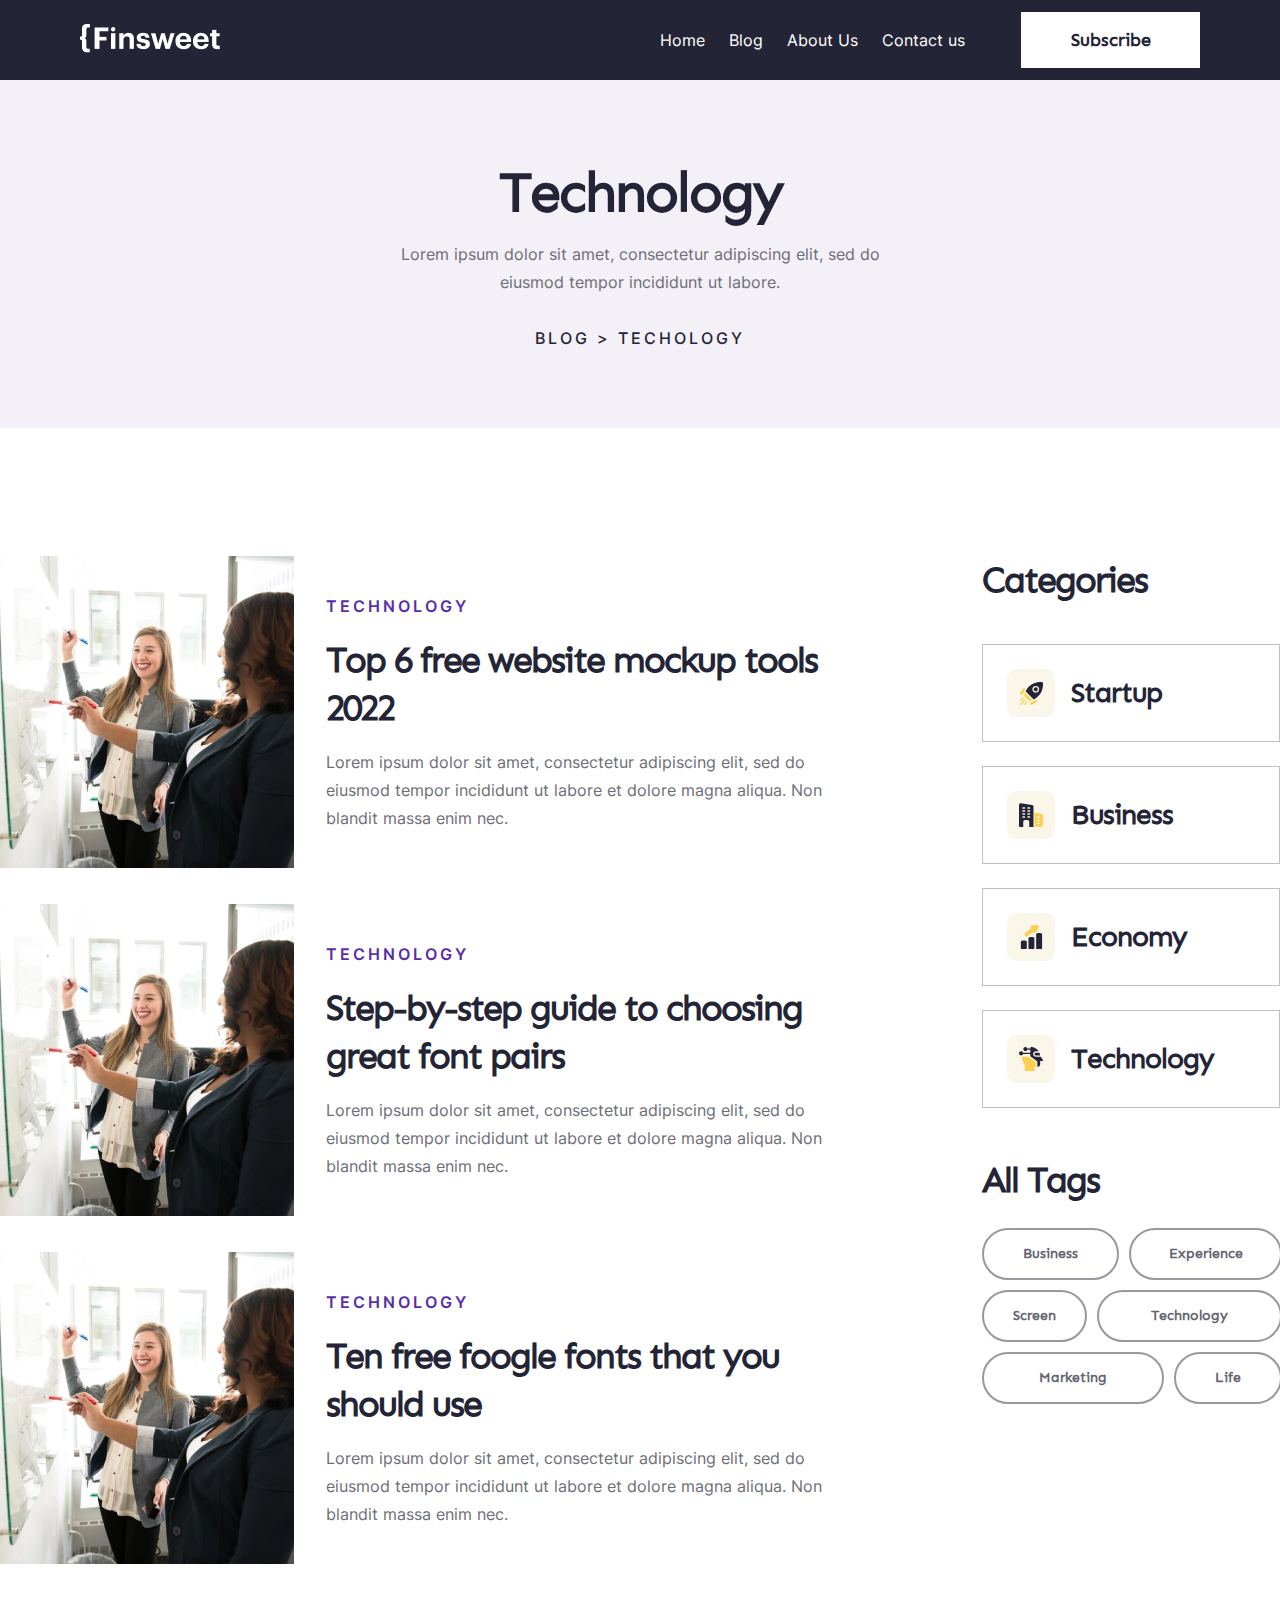
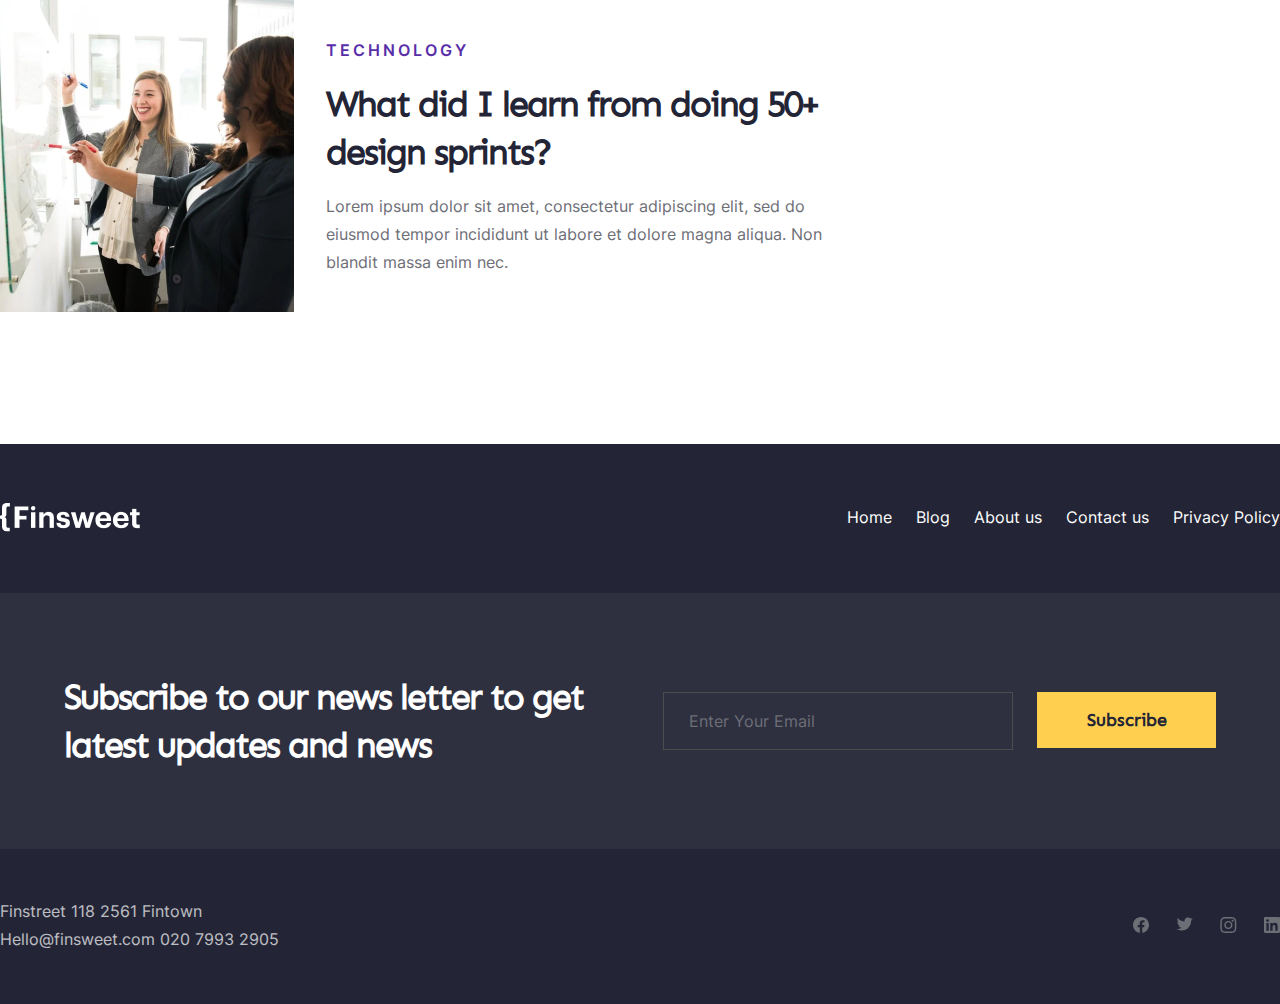
<file: categories/techonology.html>
<!DOCTYPE html>
<html lang="en">
<head>
  <meta charset="UTF-8">
  <meta http-equiv="X-UA-Compatible" content="IE=edge">
  <meta name="viewport" content="width=device-width, initial-scale=1.0">
  <link rel="shortcut icon" href="../img/technology.svg" type="image/x-icon">
  <link rel="stylesheet" href="../font.css">
  <link rel="stylesheet" href="economy.css">
  <title>Technology</title>
</head>
<body>
  <header class="header">
    <div class="header-logo">
      <img src="../img/LOGO.png" alt="">
    </div>
    <nav class="nav">
      <ul class="list">
        <li class="list-li"><a href="../index.html" class="list-link">Home</a></li>
        <li class="list-li"><a href="../blog.html" class="list-link">Blog</a></li>
        <li class="list-li"><a href="../About_us.html" class="list-link">About Us</a></li>
        <li class="list-li"><a href="../contact-us.html" class="list-link">Contact us</a></li>
      </ul>
    </nav>
    <a href="" class="header-button-link">
      <div class="header-button">
        <a href="" class="header-subscribe">Subscribe</a>
      </div>
    </a>
  </header>

  <main class="main">
    <section class="home">
      <div class="home-content">
        <div class="home-header">
          <h1>Technology</h1>
        </div>
        <div class="home-text">
          <p>Lorem ipsum dolor sit amet, consectetur adipiscing elit, sed do eiusmod tempor incididunt ut labore.</p>
        </div>
        <div class="home-other">
          <p>BLOG > TECHOLOGY</p>
        </div>
      </div>
    </section>

    <!-- MAIN CONTENT -->
    <section class="main-content">
      <div class="content-left">
        <a href="" class="cards-link">
          <div class="cards-1">
            <div class="cards-left">
              <img src="../img/category-img.png" alt="">
            </div>
            <div class="cards-right">
              <div class="cards-header">
                <p>Technology</p>
              </div>
              <div class="cards-bold">
                <h2>Top 6 free website mockup tools 2022</h2>
              </div>
              <div class="cards-text">
                <p>Lorem ipsum dolor sit amet, consectetur adipiscing elit, sed do eiusmod tempor incididunt ut labore et dolore magna aliqua. Non blandit massa enim nec.</p>
              </div>
            </div>
          </div>
        </a>

        <a href="" class="cards-link">
          <div class="cards-2">
            <div class="cards-left">
              <img src="../img/category-img.png" alt="">
            </div>
            <div class="cards-right">
              <div class="cards-header">
                <p>Technology</p>
              </div>
              <div class="cards-bold">
                <h2>Step-by-step guide to choosing great font pairs</h2>
              </div>
              <div class="cards-text">
                <p>Lorem ipsum dolor sit amet, consectetur adipiscing elit, sed do eiusmod tempor incididunt ut labore et dolore magna aliqua. Non blandit massa enim nec.</p>
              </div>
            </div>
          </div>
        </a>

        <a href="" class="cards-link">
          <div class="cards-3">
            <div class="cards-left">
              <img src="../img/category-img.png" alt="">
            </div>
            <div class="cards-right">
              <div class="cards-header">
                <p>Technology</p>
              </div>
              <div class="cards-bold">
                <h2>Ten free foogle fonts that you should use</h2>
              </div>
              <div class="cards-text">
                <p>Lorem ipsum dolor sit amet, consectetur adipiscing elit, sed do eiusmod tempor incididunt ut labore et dolore magna aliqua. Non blandit massa enim nec.</p>
              </div>
            </div>
          </div>
        </a>

        <a href="" class="cards-link">
          <div class="cards-4">
            <div class="cards-left">
              <img src="../img/category-img.png" alt="">
            </div>
            <div class="cards-right">
              <div class="cards-header">
                <p>Technology</p>
              </div>
              <div class="cards-bold">
                <h2>What did I learn from doing 50+ design sprints?</h2>
              </div>
              <div class="cards-text">
                <p>Lorem ipsum dolor sit amet, consectetur adipiscing elit, sed do eiusmod tempor incididunt ut labore et dolore magna aliqua. Non blandit massa enim nec.</p>
              </div>
            </div>
          </div>
        </a>
      </div>

      <div class="content-right">
        <div class="content-right-top">
          <div class="right-top-header">
            <h2>Categories</h2>
          </div>
          <div class="right-top-items">
            <a href="startup.html" class="item-link">
              <div class="item-1">
                <div class="item-img">
                  <img src="../img/startup.svg" alt="">
                </div>
                <div class="item-header">
                  <h3>Startup</h3>
                </div>
              </div>
            </a>

            <a href="business.html" class="item-link">
              <div class="item-2">
                <div class="item-img">
                  <img src="../img/Business.svg" alt="">
                </div>
                <div class="item-header">
                  <h3>Business</h3>
                </div>
              </div>
            </a>

            <a href="economy.html" class="item-link">
              <div class="item-3">
                <div class="item-img">
                  <img src="../img/economy.svg" alt="">
                </div>
                <div class="item-header">
                  <h3>Economy</h3>
                </div>
              </div>
            </a>

            <a href="techonology.html" class="item-link">
              <div class="item-4">
                <div class="item-img">
                  <img src="../img/technology.svg" alt="">
                </div>
                <div class="item-header">
                  <h3>Technology</h3>
                </div>
              </div>
            </a>
            
          </div>
        </div>

        <div class="content-right-bottom">
          <div class="bottom-header">
            <h2>All Tags</h2>
          </div>
          <div class="wrap-tags">
            <div class="tag-1">
              <p>Business</p>
            </div>
            <div class="tag-2">
              <p>Experience</p>
            </div>
            <div class="tag-3">
              <p>Screen</p>
            </div>
            <div class="tag-4">
              <p>Technology</p>
            </div>
            <div class="tag-5">
              <p>Marketing</p>
            </div>
            <div class="tag-6">
              <p>Life</p>
            </div>
          </div>
        </div>
      </div>
    </section>

    <!-- MAIN CONTENT -->
  </main>

  <footer class="footer">
    <div class="footer-content">

      <div class="footer-header">
        <div class="footer-logo">
          <img src="../img/footer-logo.png" alt="">
        </div>

        <nav class="footer-nav">
          <ul class="footer-list">
            <li><a href="../index.html" class="footer-link">Home</a></li>
            <li><a href="../blog.html" class="footer-link">Blog</a></li>
            <li><a href="../About_us.html" class="footer-link">About us</a></li>
            <li><a href="../contact-us.html" class="footer-link">Contact us</a></li>
            <li><a href="../privacy-policy.html" class="footer-link">Privacy Policy</a></li>
          </ul>
        </nav>
      </div>

      <div class="footer-center">
        <div class="footer-text">
          <h2>Subscribe to our news letter to get latest updates and news</h2>
        </div>

        <div class="footer-email">
          <div class="footer-input">
            <input type="email" placeholder="Enter Your Email">
            <a href="" class="footer-button-link" id="mybutton">
              <div class="footer-button">
                <p>Subscribe</p>
              </div>
            </a>
          </div>
        </div>
      </div>

      <div class="footer-bottom">
        <div class="footer-info">
          <div class="footer-adres">
            <p>Finstreet 118 2561 Fintown</p>
          </div>
          <div class="footer-hello">
            <p>Hello@finsweet.com  020 7993 2905</p>
          </div>
        </div>
        <div class="footer-links">
          <a href="" class="footer-facebook">
            <img src="../img/wh_facebook.svg" alt="">
          </a>
          <a href="" class="wh-twitter">
            <img src="../img/wh-twitter.svg" alt="">
          </a>
          <a href="" class="wh-insta">
            <img src="../img/wh-insta.svg" alt="">
          </a>
          <a href="" class="wh-in">
            <img src="../img/wh-in.svg" alt="">
          </a>
        </div>
      </div>
    </div>
  </footer>
</body>
</html>
</file>
<file: font.css>
@font-face {
  font-family: 'Sen';
  src: url('fonts/Sen-Regular.ttf');
}
@font-face {
  font-family: 'Inter';
  src: url('fonts/Inter-VariableFont_slnt\,wght.ttf');
}
</file>
<file: index.css>
* {
  margin: 0;
  padding: 0;
}

body{
  box-sizing: border-box;
}

.header {
  display: flex;
  background: #232536;
  width: 100%;
  height: 80px;
}
.header-logo {
  padding-left: 80px;
  margin-top: auto;
  margin-bottom: auto;
}
.nav {
  margin-left: auto;
  margin-right: 32px;
  margin-top: auto;
  margin-bottom: auto;
}
.list {
  display: flex;
  list-style-type: none;
}
.list-li {
  margin-right: 24px;
}
.list-link {
  font-family: 'Inter';
  font-style: normal;
  font-weight: 400;
  font-size: 16px;
  line-height: 28px;
  color: #FFFFFF;
  text-decoration: none;
}
.header-button {
  width: 179px;
  height: 56px;
  background: #fff;
  margin-right: 80px;
  margin-top: auto;
  margin-bottom: auto;
  display: flex;
  align-items: center;
  justify-content: center;
}
.header-subscribe {
  font-family: 'Sen';
  font-style: normal;
  font-weight: 700;
  font-size: 18px;
  line-height: 24px;
  color: #232536;
  text-decoration: none;
}
/*NAVBAR*/

/*HOME*/
.home {
  width: 100%;
  height: 720px;
  background-image: url('img/home-picture.png');
  background-repeat: no-repeat;
  background-size: cover;
}
.radial-gardiend{
  background-image: url('img/Overlay.png');
  width: 100%;
  height: 720px;
  background-repeat: no-repeat;
  background-size: cover;
}
.hero-info {
  width: 804px;
  height: 400px;
  padding-left: 80px;
  padding-top: 128px;
}
.posted-on-startup p{
  font-family: 'Inter';
  font-style: normal;
  font-weight: 500;
  font-size: 16px;
  line-height: 20px;
  letter-spacing: 3px;
  text-transform: uppercase;
  color: #FFFFFF;
  padding-bottom: 24px;
}
.step-by-step p{
  font-family: 'Sen';
  font-style: normal;
  font-weight: 700;
  font-size: 56px;
  line-height: 64px;
  letter-spacing: -2px;
  color: #FFFFFF;
  padding-bottom: 24px;
}
.by p{
  font-family: 'Inter';
  font-style: normal;
  font-weight: 400;
  font-size: 16px;
  line-height: 28px;
  color: #FFFFFF;
  padding-bottom: 16px;
}
.by span{
  color: #FFD050;
}
.home-text p{
  font-family: 'Inter';
  font-style: normal;
  font-weight: 400;
  font-size: 16px;
  line-height: 28px;
  color: #FFFFFF;
  padding-bottom: 48px;
}
.home-button {
  width: 204px;
  height: 56px;
  background: #FFD050;
  display: flex;
  align-items: center;
  justify-content: center;
}
.home-button:hover{
  background: #EDC14A;
  cursor: pointer;
}
.home-read-more {
  font-family: 'Sen';
  font-style: normal;
  font-weight: 700;
  font-size: 18px;
  line-height: 24px;
  color: #232536;
  text-decoration: none;
}
/*HOME*/

/*POSTS*/
.posts {
  width: 1282px;
  height: 804px;
  background-color: #FFFFFF;
  padding-top: 128px;
  margin: 0 auto;
  display: flex;
}
.featured-header h2{
  font-family: 'Sen';
  font-style: normal;
  font-weight: 700;
  font-size: 36px;
  line-height: 48px;
  letter-spacing: -2px;
  color: #232536;
}
.post-wrapper {
  width: 733px;
  height: 724px;
  border: 1px solid rgba(109, 110, 118, 0.1);
  margin-top: 32px;
}
.post-img {
  padding: 32px;
}
.post-by p{
  font-family: 'Inter';
  font-style: normal;
  font-weight: 500;
  font-size: 14px;
  line-height: 20px;
  color: #4C4C4C;
  padding-left: 32px;
}
.post-by span{
  color: #592EA9;
}
.post-lorem p{
  font-family: 'Sen';
  font-style: normal;
  font-weight: 700;
  font-size: 28px;
  line-height: 40px;
  letter-spacing: -1px;
  color: #232536;
  padding-left: 32px;
  padding-top: 16px;
}
.post-text p{
  font-family: 'Inter';
  font-style: normal;
  font-weight: 400;
  font-size: 16px;
  line-height: 28px;
  color: #6D6E76;
  padding-left: 32px;
  padding-top: 16px;
}
.post-button {
  width: 204px;
  height: 56px;
  background: #FFD050;
  display: flex;
  align-items: center;
  justify-content: center;
  margin: 32px;
}
.post-button:hover{
  background: #EDC14A;
  cursor: pointer;
}
.post-read-more {
  font-family: 'Sen';
  font-style: normal;
  font-weight: 700;
  font-size: 18px;
  line-height: 24px;
  color: #232536;
  text-decoration: none;
}
.all-post {
  width: 517px;
  height: 804px;
  padding-left: 32px;
}
.all-post-header {
  display: flex;
  
}
.all-post-header h2{
  font-family: 'Sen';
  font-style: normal;
  font-weight: 700;
  font-size: 36px;
  line-height: 48px;
  letter-spacing: -2px;
  color: #232536;
  padding-left: 32px;
}
.view-all {
  margin-left: auto;
  margin-top: auto;
}
.view-all a{
  font-family: 'Inter';
  font-style: normal;
  font-weight: 400;
  font-size: 16px;
  line-height: 28px;
  color: #592EA9;
  text-decoration: none;
}
.posts-items {
  padding-top: 32px;
}
.card-1 {
  width: 517px;
  height: 181px;
}
.card-1:hover{
  background: #FBF6EA;
  transition: 0.3s ease-in;
}
.card-by p{
  font-family: 'Inter';
  font-style: normal;
  font-weight: 500;
  font-size: 14px;
  line-height: 20px;
  color: #4C4C4C;
  padding-left: 32px;
  padding-top: 32px;
}
.card-by span{
  color: #592EA9;
}
.card-text{
  width: 369px;
  height: 96px;
}
.card-link{
  text-decoration: none;
}

.card-text p{
  font-family: 'Sen';
  font-style: normal;
  font-weight: 700;
  font-size: 24px;
  line-height: 32px;
  color: #232536;
  padding-top: 8px;
  padding-left: 32px;
  padding-bottom: 25px;
}
.card-2 {
  width: 517px;
  height: 181px;
}
.card-2:hover{
  background: #FBF6EA;
  transition: 0.3s ease-in;
}
.card-3 {
  width: 517px;
  height: 181px;
}
.card-3:hover{
  background: #FBF6EA;
  transition: 0.3s ease-in;
}
.card-4 {
  width: 517px;
  height: 181px;
}
.card-4:hover{
  background: #FBF6EA;
  transition: 0.3s ease-in;
}
/*POSTS*/

/* ABOUT US */
.about-us {
  padding-top: 128px;
  width: 1280px;
  height: 523px;
  margin: 0 auto;
}
.lines {
  display: flex;
  justify-content: end;
}
.line-yellow {
  width: 843px;
  height: 23px;
  background: #FFD050;
}
.line-purple {
  width: 282px;
  height: 23px;
  background: #592EA9;
}

.about-us-content {
  width: 1280px;
  height: 500px;
  display: flex;
  background: #F4F0F8;
}
.content-left {
  width: 515px;
  height: 308px;
  padding-top: 96px;
  padding-left: 80px;
  padding-right: 61px;
}
.content-left-header p{
  font-family: 'Inter';
  font-style: normal;
  font-weight: 600;
  font-size: 16px;
  line-height: 20px;
  letter-spacing: 3px;
  color: #232536;
  padding-bottom: 24px;
}
.content-left-bold h2{
  font-family: 'Sen';
  font-style: normal;
  font-weight: 700;
  font-size: 39px;
  line-height: 48px;
  letter-spacing: -2px;
  color: #232536;
  padding-bottom: 16px;
}
.content-left-lorem p{
  font-family: 'Inter';
  font-style: normal;
  font-weight: 400;
  font-size: 16px;
  line-height: 28px;
  color: #6D6E76;
  padding-bottom: 16px;
}
.content-left-link a{
  font-family: 'Sen';
  font-style: normal;
  font-weight: 700;
  font-size: 18px;
  line-height: 32px;
  color: #592EA9;
  text-decoration: none;
}
.content-right {
  padding-right: 108px;
  padding-top: 98px;
  width: 516px;
  height: 249px;
}
.content-right-header p{
  font-family: 'Inter';
  font-style: normal;
  font-weight: 600;
  font-size: 16px;
  line-height: 20px;
  letter-spacing: 3px;
  color: #232536;
  padding-bottom: 24px;
}
.content-right-bold h3{
  font-family: 'Sen';
  font-style: normal;
  font-weight: 700;
  font-size: 28px;
  line-height: 40px;
  letter-spacing: -1px;
  color: #232536;
  padding-bottom: 16px;
  width: 478px;
}
.content-right-lorem p{
  font-family: 'Inter';
  font-style: normal;
  font-weight: 400;
  font-size: 16px;
  line-height: 28px;
  color: #6D6E76;
}
/* ABOUT US */

/* CATEGORY */
.category {
  width: 1280px;
  height: 324px;
  padding-top: 128px;
  margin: 0 auto;
}
.category-header h2{
  font-family: 'Sen';
  font-style: normal;
  font-weight: 700;
  font-size: 36px;
  line-height: 48px;
  letter-spacing: -2px;
  color: #232536;
  padding-bottom: 48px;
  text-align: center;
}
.card-flex {
  display: flex;
  gap: 32px;
}
.card-business {
  width: 296px;
  height: 228px;
  border: 1px solid rgba(109, 110, 118, 0.3);
}
.card-icon {
  width: 48px;
  height: 48px;
  background: #FBF6EA;
  border-radius: 20%;
  margin-top: 32px;
  margin-left: 32px;
  display: flex;
  justify-content: center;
  align-items: center;
}
.card-flex-header h3{
  font-family: 'Sen';
  font-style: normal;
  font-weight: 700;
  font-size: 28px;
  line-height: 40px;
  letter-spacing: -1px;
  color: #232536;
  padding-top: 16px;
  padding-left: 32px;
}
.card-flex-text {
  font-family: 'Inter';
  font-style: normal;
  font-weight: 400;
  font-size: 16px;
  line-height: 28px;
  color: #6D6E76;
  padding-left: 32px;
}
.card-startup {
  width: 296px;
  height: 228px;
  border: 1px solid rgba(109, 110, 118, 0.3);
}
.card-economy {
  width: 296px;
  height: 228px;
  border: 1px solid rgba(109, 110, 118, 0.3);

}
.card-technology {
  width: 296px;
  height: 228px;
  border: 1px solid rgba(109, 110, 118, 0.3);
}
.card-flex-link{
  text-decoration: none;
}
.card-flex-link:hover{
  background: #FFD050;
  transition: 0.3s ease-in;
}
/* CATEGORY */

/* SPECIALPOST */
.special {
  width: 1280px;
  height: 705px;
  padding-top: 128px;
  margin: 0 auto;
  display: flex;
}
.special-bg {
  background-image: url('img/home\ 3.png');
  width: 949px;
  height: 705px;
  position: absolute;
}
.special-content {
  position: relative;
  width: 706px;
  height: 584px;
  background-color: #fff;
  margin-top: auto;
  margin-left: auto;
}

.special-content-header p{
  font-family: 'Inter';
  font-style: normal;
  font-weight: 600;
  font-size: 16px;
  line-height: 20px;
  letter-spacing: 3px;
  color: #232536;
  padding-top: 80px;
  padding-left: 80px;
  padding-bottom: 24px;
}
.special-h1 h1{
  font-family: 'Sen';
  font-style: normal;
  font-weight: 700;
  font-size: 48px;
  line-height: 64px;
  letter-spacing: -2px;
  color: #232536;
  padding-left: 80px;
  padding-bottom: 16px;
  padding-right: 97px;
}
.special-lorem p{
  font-family: 'Inter';
  font-style: normal;
  font-weight: 400;
  font-size: 16px;
  line-height: 28px;
  color: #6D6E76;
  padding-left: 80px;
  padding-bottom: 32px;
  width: 546px;
  height: 84px;
}
.special-button {
  width: 269px;
  height: 56px;
  background: #FFD050;
  display: flex;
  align-items: center;
  justify-content: center;
  margin-left: 80px;
  margin-bottom: 80px;
}
.special-button p{
  font-family: 'Sen';
  font-style: normal;
  font-weight: 700;
  font-size: 18px;
  line-height: 24px;
  color: #232536;
}
.special-button:hover{
  background: #EDC14A;
  cursor: pointer;
}
.special-link{
  text-decoration: none;
}
/* SPECIALPOST */

/* AUTHORS */
.authors {
  width: 1280px;
  height: 420px;
  padding-top: 128px;
  margin: 0 auto;
}
.authors-header h2{
  text-align: center;
  font-family: 'Sen';
  font-style: normal;
  font-weight: 700;
  font-size: 36px;
  line-height: 48px;
  letter-spacing: -2px;
  color: #232536;
}
.authors-flex {
  display: flex;
  gap: 32px;
  padding-top: 48px;
}
.authors-link {
  width: 296px;
  height: 324px;
  background: #F4F4F4;
  text-decoration: none;
}
.authors-link:hover{
  background: #FBF6EA;
  transition: 0.3s ease-in;
}
.authors-item-1 {
  padding-top: 40px;
  text-align: center;
}
.authors-name h3{
  font-family: 'Sen';
  font-style: normal;
  font-weight: 700;
  font-size: 28px;
  line-height: 40px;
  letter-spacing: -1px;
  color: #232536;
  padding-top: 20px;
}
.authors-role p{
  font-family: 'Inter';
  font-style: normal;
  font-weight: 400;
  font-size: 14px;
  line-height: 20px;
  color: #6D6E76;
}
.authors-others {
  display: flex;
  gap: 16px;
  justify-content: center;
  padding-top: 20px;
}
/* AUTHORS */

/* Logo */
.logo {
  width: 1237px;
  height: 52px;
  padding-top: 96px;
  margin: 0 auto;
  display: flex;
}
.logo-start p{
  font-family: 'Inter';
  font-style: normal;
  font-weight: 400;
  font-size: 14px;
  line-height: 20px;
  color: #6D6E76;
  opacity: 0.6;
}
.logo-start h4{
  font-family: 'Sen';
  font-style: normal;
  font-weight: 700;
  font-size: 24px;
  line-height: 32px;
  color: #6D6E76;
}
.logo-flex {
  display: flex;
  align-items: end;
  margin-left: auto;
  gap: 75px;
  opacity: 0.8;
}
/* Logo */

/* TESTIMONIALS */
.testimonials {
  width: 1280px;
  height: 464px;
  background: #FBF6EA;
  margin-top: 128px;
  margin-right: auto;
  margin-left: auto;
  display: flex;
}
.testi-left{
  width: 349px;
  height: 200px;
  margin-left: 112px;
  margin-top: 92px;
}
.testi-line{
  border-left: 1px solid rgba(109, 110, 118, 0.4);
  height: 310px;
  margin-top: auto;
  margin-bottom: auto;
  margin-left: 80px; 
}
.left-header p{
  font-family: 'Inter';
  font-style: normal;
  font-weight: 600;
  font-size: 16px;
  line-height: 20px;
  letter-spacing: 3px;
  color: #232536;
  padding-bottom: 12px;
}
.left-bold h2{
  font-family: 'Sen';
  font-style: normal;
  font-weight: 700;
  font-size: 36px;
  line-height: 48px;
  letter-spacing: -2px;
  color: #232536;
  padding-bottom: 16px;
}
.left-lorem p{
  font-family: 'Inter';
  font-style: normal;
  font-weight: 400;
  font-size: 16px;
  line-height: 28px;
  color: #232536;
}
.right-mes {
  width: 450px;
  height: 128px;
  padding-top: 80px;
  padding-left: 96px;
}
.right-mes h4{
  font-family: 'Sen';
  font-style: normal;
  font-weight: 700;
  font-size: 24px;
  line-height: 32px;
  color: #232536;
}
.right-author {
  padding-left: 96px;
  padding-top: 121px;
  display: flex;
}
.authot-info {
  padding-left: 16px;
}
.author-info-name h4{
  font-family: 'Sen';
  font-style: normal;
  font-weight: 700;
  font-size: 24px;
  line-height: 32px;
  color: #232536;

}
.author-info-city p{
  font-family: 'Inter';
  font-style: normal;
  font-weight: 400;
  font-size: 16px;
  line-height: 28px;
  color: #6D6E76;

}
.right-content-flex{
  display: flex;
}
.right-arrows {
  display: flex;
  padding-left: 141px;
  gap: 24px;
}
.arrow-1 {
  width: 48px;
  height: 48px;
  background: #FFFFFF;
  border-radius: 100%;
  display: flex;
  justify-content: center;
  align-items: center;
  transition: all 0.3s;
}
.arrow-1:hover{
  width: 62px;
  height: 62px;
}
.arrow-2 {
  width: 48px;
  height: 48px;
  background: #232536;
  border-radius: 100%;
  display: flex;
  justify-content: center;
  align-items: center;
  transition: all 0.3s;
}
.arrow-2:hover{
  width: 62px;
  height: 62px;
}
/* TESTIMONIALS */

/* JOIN */
.join {
  width: 414px;
  height: 256px;
  padding-top: 128px;
  margin: 0 auto;
  text-align: center;
}
.join-bold h2{
  font-family: 'Sen';
  font-style: normal;
  font-weight: 700;
  font-size: 36px;
  line-height: 48px;
  letter-spacing: -2px;
  color: #232536;
  padding-bottom: 16px;
}
.join-lorem p{
  font-family: 'Inter';
  font-style: normal;
  font-weight: 400;
  font-size: 16px;
  line-height: 28px;
  color: #6D6E76;
  padding-bottom: 32px;
}
.join-button-link {
  display: flex;
  justify-content: center;
  text-decoration: none;
}
.join-button:hover{
  background: #EDC14A;
}
.join-button {
  width: 174px;
  height: 56px;
  background: #FFD050;
  display: flex;
  align-items: center;
  justify-content: center;
}
.join-button p{
  font-family: 'Sen';
  font-style: normal;
  font-weight: 700;
  font-size: 18px;
  line-height: 24px;
  color: #232536;
}
/* JOIN */

/* FOOTER */
.footer {
  width: 100%;
  height: 560px;
  background: #232536;
  margin-top: 128px;
}
.footer-content {
  width: 1280px;
  height: 445px;
  margin: auto;
}
.footer-header {
  display: flex;
  padding-top: 59px;
}
.footer-nav {
  margin-left: auto;
}
.footer-list {
  display: flex;
  list-style-type: none;
}
.footer-link {
  text-decoration: none;
  font-family: 'Inter';
  font-style: normal;
  font-weight: 400;
  font-size: 16px;
  line-height: 28px;
  color: #FFFFFF;
  padding-left: 24px;
}
.footer-center {
  width: 1280px;
  height: 256px;
  margin-top: 57px;
  background: rgba(255, 255, 255, 0.05);
  display: flex;
  align-items: center;
}
.footer-text {
  width: 562px;
  height: 96px;
  padding-left: 64px;
}
.footer-text h2{
  font-family: 'Sen';
  font-style: normal;
  font-weight: 700;
  font-size: 36px;
  line-height: 48px;
  letter-spacing: -2px;
  color: #FFFFFF;
}
.footer-email {
  margin-left: auto;
  padding-right: 64px;
}
.footer-input {
  display: flex;
  gap: 24px;
}
.footer-input input{
  width: 323px;
  height: 56px;
  font-family: 'Inter';
  font-style: normal;
  font-weight: 400;
  font-size: 16px;
  line-height: 28px;
  color: #6D6E76;
  padding-left: 25px;
  background: inherit;
  border: 1px solid #4C4C4C;
}
input::placeholder{
  font-family: 'Inter';
  font-style: normal;
  font-weight: 400;
  font-size: 16px;
  line-height: 28px;
  color: #6D6E76;
}
.footer-button-link {
  width: 179px;
  height: 56px;
  background: #FFD050;
  display: flex;
  align-items: center;
  justify-content: center;
  text-decoration: none;
}
.footer-button-link:hover{
  background: #EDC14A;
}
.footer-button p{
  font-family: 'Sen';
  font-style: normal;
  font-weight: 700;
  font-size: 18px;
  line-height: 24px;
  color: #232536;
}
.footer-bottom {
  display: flex;
}
.footer-info {
  padding-top: 48px;
}
.footer-adres p{
  font-family: 'Inter';
  font-style: normal;
  font-weight: 400;
  font-size: 16px;
  line-height: 28px;
  color: #FFFFFF;
  opacity: 0.7;
}
.footer-hello p{
  font-family: 'Inter';
  font-style: normal;
  font-weight: 400;
  font-size: 16px;
  line-height: 28px;
  color: #FFFFFF;
  opacity: 0.7;
}
.footer-links {
  display: flex;
  margin-left: auto;
  gap: 27px;
  padding-top: 68px;
}

/* FOOTER */
</file>
<file: About_us.css>
*{
  margin: 0;
  padding: 0;
}
body{
  box-sizing: border-box;
}

.header {
  display: flex;
  background: #232536;
  width: 100%;
  height: 80px;
}
.header-logo {
  padding-left: 80px;
  margin-top: auto;
  margin-bottom: auto;
}
.nav {
  margin-left: auto;
  margin-right: 32px;
  margin-top: auto;
  margin-bottom: auto;
}
.list {
  display: flex;
  list-style-type: none;
}
.list-li {
  margin-right: 24px;
}
.list-link {
  font-family: 'Inter';
  font-style: normal;
  font-weight: 400;
  font-size: 16px;
  line-height: 28px;
  color: #FFFFFF;
  text-decoration: none;
}
.header-button {
  width: 179px;
  height: 56px;
  background: #fff;
  margin-right: 80px;
  margin-top: auto;
  margin-bottom: auto;
  display: flex;
  align-items: center;
  justify-content: center;
}
.header-subscribe {
  font-family: 'Sen';
  font-style: normal;
  font-weight: 700;
  font-size: 18px;
  line-height: 24px;
  color: #232536;
  text-decoration: none;
}

/* ABOUT US HEADER */
.block-top {
  width: 1133px;
  height: 356px;
  display: flex;
  margin: 0 auto;
  padding-top: 80px;
}
.block-left {
  width: 624px;
  height: 356px;
  position: relative;
  background-color: #FFF;
}
.left-header p{
  font-family: 'Inter';
  font-style: normal;
  font-weight: 500;
  font-size: 16px;
  line-height: 20px;
  letter-spacing: 3px;
  color: #232536;
  padding-left: 64px;
  padding-top: 64px;
}
.left-bold h1{
  width: 496px;
  height: 192px;
  font-family: 'Sen';
  font-style: normal;
  font-weight: 700;
  font-size: 48px;
  line-height: 64px;
  letter-spacing: -2px;
  color: #232536;
  padding-left: 64px;
}
.block-right-text p{
  font-family: 'Inter';
  font-style: normal;
  font-weight: 400;
  font-size: 16px;
  line-height: 28px;
  color: #4C4C4C;
  width: 477px;
  height: 112px;
  padding-left: 32px;
  padding-top: 102px;
}
.block-bottom {
  width: 1280px;
  height: 444px;
  background: url('img/ABOUT\ US\ BG.png') no-repeat;
  background-size: cover;
  margin-top: -38px;
  margin-left: auto;
  margin-right: auto;
} 
.bottom-content {
  padding-left: 109px;
  display: flex;
  
}
.bottom-info {
  width: 630px;
  height: 156px;
  background: #FFD050;
  margin-top: 265px;
  display: flex;
  gap: 68px;
}

.bottom-cards {
  display: flex;
  gap: 68px;
  margin: 0 auto;
  align-items: center;
}
.card-1 {
  width: 121px;
  height: 92px;
}
.card-2 {
  width: 142px;
  height: 92px;
}
.card-header {
  font-family: 'Sen';
  font-style: normal;
  font-weight: 700;
  font-size: 56px;
  line-height: 64px;
  letter-spacing: -2px;
  color: #232536;
}
.card-text {
  font-family: 'Inter';
  font-style: normal;
  font-weight: 400;
  font-size: 16px;
  line-height: 28px;
  color: #232536;
}
.bottom-lines {
  display: flex;
  padding-left: 109px;
}
.line-purple {
  width: 311px;
  height: 23px;
  background: #592EA9;
}
.line-yellow {
  width: 550px;
  height: 23px;
  background: #FFD050;
}
.about-us-others {
  width: 1280px;
  height: 441px;
  margin: 0 auto;
  background: #F4F0F8;
  display: flex;
  justify-content: center;
  gap: 32px;
}
.others-left {
  width: 516px;
  height: 249px;
  padding-top: 128px;
}
.others-header p{
  font-family: 'Inter';
  font-style: normal;
  font-weight: 600;
  font-size: 16px;
  line-height: 20px;
  letter-spacing: 3px;
  color: #232536;
  padding-bottom: 24px;
}
.others-bold h3{
  font-family: 'Sen';
  font-style: normal;
  font-weight: 700;
  font-size: 31px;
  line-height: 40px;
  letter-spacing: -1px;
  color: #232536;
  padding-bottom: 16px;
}
.others-text p{
  font-family: 'Inter';
  font-style: normal;
  font-weight: 400;
  font-size: 16px;
  line-height: 28px;
  color: #6D6E76;
}
.others-right {
  width: 516px;
  height: 249px;
  padding-top: 128px;
}
/* ABOUT US HEADER */

/* IMG RIGHT */
.right-img {
  width: 1280px;
  height: 480px;
  margin: 0 auto;
  display: flex;
  align-items: center;
  padding-top: 128px;
}
.content-left {
  width: 519px;
  height: 316px;
  padding-right: 80px;
}
.content-left-header-h2  h2{
  font-family: 'Sen';
  font-style: normal;
  font-weight: 700;
  font-size: 36px;
  line-height: 48px;
  letter-spacing: -2px;
  color: #232536;
  padding-bottom: 16px;
}
.content-left-header-h4 h4{
  font-family: 'Sen';
  font-style: normal;
  font-weight: 700;
  font-size: 24px;
  line-height: 32px;
  color: #232536;
  padding-bottom: 16px;
}
.content-left-text p{
  font-family: 'Inter';
  font-style: normal;
  font-weight: 400;
  font-size: 16px;
  line-height: 28px;
  color: #232536;
}
.content-right {
  display: flex;
}
.border-left-top-radius {
  width: 103px;
  height: 116px;
  background: #FFD050;
  border-top-left-radius: 40%;
  margin-right: -50px;
  z-index: 10;
  position: relative;
  margin-top: 114px;
}
/* IMG RIGHT */

/* IMG LEFT */
.left-img {
  width: 1280px;
  height: 517px;
  padding-top: 128px;
  margin: 0 auto;
  display: flex;
  align-items: center;
}
.content-left-img {
  width: 624px;
  height: 517px;
}
.circle {
  width: 74px;
  height: 74px;
  border-radius: 100%;
  background: #592EA9;
  position: relative;
  z-index: 10;
  margin-top: -42px;
  margin-left: 107px;
}
.content-right-left-img {
  width: 519px;
  height: 316px;
  padding-left: 64px;
}
.left-img-header-h2 h2{
  font-family: 'Sen';
  font-style: normal;
  font-weight: 700;
  font-size: 36px;
  line-height: 48px;
  letter-spacing: -2px;
  color: #232536;
  padding-bottom: 16px;
}
.left-img-header-h4 h4{
  font-family: 'Sen';
  font-style: normal;
  font-weight: 700;
  font-size: 24px;
  line-height: 32px;
  color: #232536;
  padding-bottom: 16px;
}
.left-img-text {
  font-family: 'Inter';
  font-style: normal;
  font-weight: 400;
  font-size: 16px;
  line-height: 28px;
  color: #232536;
}
/* IMG LEFT */

/* LIST OF AUTHORS */
.list-of-authors {
  width: 1280px;
  height: 776px;
  padding-top: 128px;
  margin: 0 auto;
}
.authors-header h2{
  font-family: 'Sen';
  font-style: normal;
  font-weight: 700;
  font-size: 36px;
  line-height: 48px;
  letter-spacing: -2px;
  color: #232536;
  padding-bottom: 48px;
}
.authors {
  display: flex;
  gap: 32px;
  flex-wrap: wrap;
}
.authors-header h2{
  text-align: center;
  font-family: 'Sen';
  font-style: normal;
  font-weight: 700;
  font-size: 36px;
  line-height: 48px;
  letter-spacing: -2px;
  color: #232536;
}
.authors-flex {
  display: flex;
  gap: 32px;
  padding-top: 48px;
}
.authors-link {
  width: 296px;
  height: 324px;
  background: #F4F4F4;
  text-decoration: none;
}
.authors-link:hover{
  background: #FBF6EA;
  transition: 0.3s ease-in;
}
.authors-item-1 {
  padding-top: 40px;
  text-align: center;
}
.authors-name h3{
  font-family: 'Sen';
  font-style: normal;
  font-weight: 700;
  font-size: 28px;
  line-height: 40px;
  letter-spacing: -1px;
  color: #232536;
  padding-top: 20px;
}
.authors-role p{
  font-family: 'Inter';
  font-style: normal;
  font-weight: 400;
  font-size: 14px;
  line-height: 20px;
  color: #6D6E76;
}
.authors-others {
  display: flex;
  gap: 16px;
  justify-content: center;
  padding-top: 20px;
}
/* LIST OF AUTHORS */

/* JOIN */
.join {
  width: 414px;
  height: 256px;
  padding-top: 128px;
  margin: 0 auto;
  text-align: center;
}
.join-bold h2{
  font-family: 'Sen';
  font-style: normal;
  font-weight: 700;
  font-size: 36px;
  line-height: 48px;
  letter-spacing: -2px;
  color: #232536;
  padding-bottom: 16px;
}
.join-lorem p{
  font-family: 'Inter';
  font-style: normal;
  font-weight: 400;
  font-size: 16px;
  line-height: 28px;
  color: #6D6E76;
  padding-bottom: 32px;
}
.join-button-link {
  display: flex;
  justify-content: center;
  text-decoration: none;
}
.join-button:hover{
  background: #EDC14A;
}
.join-button {
  width: 174px;
  height: 56px;
  background: #FFD050;
  display: flex;
  align-items: center;
  justify-content: center;
}
.join-button p{
  font-family: 'Sen';
  font-style: normal;
  font-weight: 700;
  font-size: 18px;
  line-height: 24px;
  color: #232536;
}
/* JOIN */

/* FOOTER */
.footer {
  width: 100%;
  height: 560px;
  background: #232536;
  margin-top: 128px;
}
.footer-content {
  width: 1280px;
  height: 445px;
  margin: auto;
}
.footer-header {
  display: flex;
  padding-top: 59px;
}
.footer-nav {
  margin-left: auto;
}
.footer-list {
  display: flex;
  list-style-type: none;
}
.footer-link {
  text-decoration: none;
  font-family: 'Inter';
  font-style: normal;
  font-weight: 400;
  font-size: 16px;
  line-height: 28px;
  color: #FFFFFF;
  padding-left: 24px;
}
.footer-center {
  width: 1280px;
  height: 256px;
  margin-top: 57px;
  background: rgba(255, 255, 255, 0.05);
  display: flex;
  align-items: center;
}
.footer-text {
  width: 562px;
  height: 96px;
  padding-left: 64px;
}
.footer-text h2{
  font-family: 'Sen';
  font-style: normal;
  font-weight: 700;
  font-size: 36px;
  line-height: 48px;
  letter-spacing: -2px;
  color: #FFFFFF;
}
.footer-email {
  margin-left: auto;
  padding-right: 64px;
}
.footer-input {
  display: flex;
  gap: 24px;
}
.footer-input input{
  width: 323px;
  height: 56px;
  font-family: 'Inter';
  font-style: normal;
  font-weight: 400;
  font-size: 16px;
  line-height: 28px;
  color: #6D6E76;
  padding-left: 25px;
  background: inherit;
  border: 1px solid #4C4C4C;
}
input::placeholder{
  font-family: 'Inter';
  font-style: normal;
  font-weight: 400;
  font-size: 16px;
  line-height: 28px;
  color: #6D6E76;
}
.footer-button-link {
  width: 179px;
  height: 56px;
  background: #FFD050;
  display: flex;
  align-items: center;
  justify-content: center;
  text-decoration: none;
}
.footer-button-link:hover{
  background: #EDC14A;
}
.footer-button p{
  font-family: 'Sen';
  font-style: normal;
  font-weight: 700;
  font-size: 18px;
  line-height: 24px;
  color: #232536;
}
.footer-bottom {
  display: flex;
}
.footer-info {
  padding-top: 48px;
}
.footer-adres p{
  font-family: 'Inter';
  font-style: normal;
  font-weight: 400;
  font-size: 16px;
  line-height: 28px;
  color: #FFFFFF;
  opacity: 0.7;
}
.footer-hello p{
  font-family: 'Inter';
  font-style: normal;
  font-weight: 400;
  font-size: 16px;
  line-height: 28px;
  color: #FFFFFF;
  opacity: 0.7;
}
.footer-links {
  display: flex;
  margin-left: auto;
  gap: 27px;
  padding-top: 68px;
}

/* FOOTER */
</file>
<file: author.css>
* {
  margin: 0;
  padding: 0;
}

body{
  box-sizing: border-box;
}

.header {
  display: flex;
  background: #232536;
  width: 100%;
  height: 80px;
}
.header-logo {
  padding-left: 80px;
  margin-top: auto;
  margin-bottom: auto;
}
.nav {
  margin-left: auto;
  margin-right: 32px;
  margin-top: auto;
  margin-bottom: auto;
}
.list {
  display: flex;
  list-style-type: none;
}
.list-li {
  margin-right: 24px;
}
.list-link {
  font-family: 'Inter';
  font-style: normal;
  font-weight: 400;
  font-size: 16px;
  line-height: 28px;
  color: #FFFFFF;
  text-decoration: none;
}
.header-button {
  width: 179px;
  height: 56px;
  background: #fff;
  margin-right: 80px;
  margin-top: auto;
  margin-bottom: auto;
  display: flex;
  align-items: center;
  justify-content: center;
}
.header-subscribe {
  font-family: 'Sen';
  font-style: normal;
  font-weight: 700;
  font-size: 18px;
  line-height: 24px;
  color: #232536;
  text-decoration: none;
}

/* HOME */
.home {
  width: 100%;
  background: #F4F0F8;
}
.home-content {
  display: flex;
  justify-content: center;
  padding-top: 130px;
}
.right-content {
  width: 669px;
  margin: auto 0;
  padding-left: 32px;
}
.right-bold h1{
  font-family: 'Sen';
  font-style: normal;
  font-weight: 700;
  font-size: 48px;
  line-height: 64px;
  letter-spacing: -2px;
  color: #232536;
  padding-bottom: 24px;
}
.right-text p{
  font-family: 'Inter';
  font-style: normal;
  font-weight: 400;
  font-size: 16px;
  line-height: 28px;
  color: #6D6E76;
  padding-bottom: 24px;
}
.sociable {
  display: flex;
  gap: 16px;
  padding-bottom: 120px;
}
.soc-link {
  text-decoration: none;
}
.lines {
  display: flex;
  justify-content: center;
}
.line-yellow {
  width: 752px;
  height: 24px;
  background: #FFD050;
}
.line-purple {
  width: 272px;
  height: 24px;
  background: #592EA9;
}
/* HOME */

/* POSTS */
.posts {
  width: 1024px;
  padding-top: 128px;
  margin: 0 auto;
}
.posts-header h1{
  font-family: 'Sen';
  font-style: normal;
  font-weight: 700;
  font-size: 48px;
  line-height: 64px;
  letter-spacing: -2px;
  color: #232536;
  padding-bottom: 64px;
}
.item-link {
  text-decoration: none;
}
.item-1 {
  display: flex;
  padding-bottom: 64px;
}
.item-right {
  margin: auto;
  padding-left: 32px;
}
.right-header p{
  font-family: 'Inter';
  font-style: normal;
  font-weight: 600;
  font-size: 16px;
  line-height: 20px;
  letter-spacing: 3px;
  color: #592EA9;
  padding-bottom: 20px;
}
.right-bold h2{
  font-family: 'Sen';
  font-style: normal;
  font-weight: 700;
  font-size: 36px;
  line-height: 48px;
  letter-spacing: -2px;
  color: #232536;
  padding-bottom: 16px;
}
.right-lorem p{
  font-family: 'Inter';
  font-style: normal;
  font-weight: 400;
  font-size: 16px;
  line-height: 28px;
  color: #6D6E76;
}
.item-2 {
  display: flex;
}
/* POSTS */

.footer {
  width: 100%;
  height: 560px;
  background: #232536;
  margin-top: 128px;
}
.footer-content {
  width: 1280px;
  height: 445px;
  margin: auto;
}
.footer-header {
  display: flex;
  padding-top: 59px;
}
.footer-nav {
  margin-left: auto;
}
.footer-list {
  display: flex;
  list-style-type: none;
}
.footer-link {
  text-decoration: none;
  font-family: 'Inter';
  font-style: normal;
  font-weight: 400;
  font-size: 16px;
  line-height: 28px;
  color: #FFFFFF;
  padding-left: 24px;
}
.footer-center {
  width: 1280px;
  height: 256px;
  margin-top: 57px;
  background: rgba(255, 255, 255, 0.05);
  display: flex;
  align-items: center;
}
.footer-text {
  width: 562px;
  height: 96px;
  padding-left: 64px;
}
.footer-text h2{
  font-family: 'Sen';
  font-style: normal;
  font-weight: 700;
  font-size: 36px;
  line-height: 48px;
  letter-spacing: -2px;
  color: #FFFFFF;
}
.footer-email {
  margin-left: auto;
  padding-right: 64px;
}
.footer-input {
  display: flex;
  gap: 24px;
}
.footer-input input{
  width: 323px;
  height: 56px;
  font-family: 'Inter';
  font-style: normal;
  font-weight: 400;
  font-size: 16px;
  line-height: 28px;
  color: #6D6E76;
  padding-left: 25px;
  background: inherit;
  border: 1px solid #4C4C4C;
}
input::placeholder{
  font-family: 'Inter';
  font-style: normal;
  font-weight: 400;
  font-size: 16px;
  line-height: 28px;
  color: #6D6E76;
}
.footer-button-link {
  width: 179px;
  height: 56px;
  background: #FFD050;
  display: flex;
  align-items: center;
  justify-content: center;
  text-decoration: none;
}
.footer-button-link:hover{
  background: #EDC14A;
}
.footer-button p{
  font-family: 'Sen';
  font-style: normal;
  font-weight: 700;
  font-size: 18px;
  line-height: 24px;
  color: #232536;
}
.footer-bottom {
  display: flex;
}
.footer-info {
  padding-top: 48px;
}
.footer-adres p{
  font-family: 'Inter';
  font-style: normal;
  font-weight: 400;
  font-size: 16px;
  line-height: 28px;
  color: #FFFFFF;
  opacity: 0.7;
}
.footer-hello p{
  font-family: 'Inter';
  font-style: normal;
  font-weight: 400;
  font-size: 16px;
  line-height: 28px;
  color: #FFFFFF;
  opacity: 0.7;
}
.footer-links {
  display: flex;
  margin-left: auto;
  gap: 27px;
  padding-top: 68px;
}
</file>
<file: blog.css>
*{
  margin: 0;
  padding: 0;
}
body{
  box-sizing: border-box;
}
/* HEADER */
.header {
  display: flex;
  background: #232536;
  width: 100%;
  height: 80px;
}
.header-logo {
  padding-left: 80px;
  margin-top: auto;
  margin-bottom: auto;
}
.nav {
  margin-left: auto;
  margin-right: 32px;
  margin-top: auto;
  margin-bottom: auto;
}
.list {
  display: flex;
  list-style-type: none;
}
.list-li {
  margin-right: 24px;
}
.list-link {
  font-family: 'Inter';
  font-style: normal;
  font-weight: 400;
  font-size: 16px;
  line-height: 28px;
  color: #FFFFFF;
  text-decoration: none;
}
.header-button {
  width: 179px;
  height: 56px;
  background: #fff;
  margin-right: 80px;
  margin-top: auto;
  margin-bottom: auto;
  display: flex;
  align-items: center;
  justify-content: center;
}
.header-subscribe {
  font-family: 'Sen';
  font-style: normal;
  font-weight: 700;
  font-size: 18px;
  line-height: 24px;
  color: #232536;
  text-decoration: none;
}
/* HEADER */

/* HOME */
.home {
  width: 100%;
  height: 519px;
  background: #F4F0F8;
}
.home-content{
  display: flex;
  justify-content: center;
}
.home-left {
  width: 624px;
  height: 332px;
  padding-top: 94px;
}
.left-header p{
  font-family: 'Inter';
  font-style: normal;
  font-weight: 500;
  font-size: 16px;
  line-height: 20px;
  letter-spacing: 3px;
  color: #232536;
  padding-bottom: 20px;
}
.left-bold h2{
  font-family: 'Sen';
  font-style: normal;
  font-weight: 700;
  font-size: 36px;
  line-height: 48px;
  letter-spacing: -2px;
  color: #232536;
  padding-bottom: 16px;
  }
.left-by p{
  font-family: 'Inter';
  font-style: normal;
  font-weight: 500;
  font-size: 14px;
  line-height: 20px;
  color: #4C4C4C;
  padding-bottom: 16px;
}
.left-by span{
  color: #592EA9;
}
.left-text p{
  font-family: 'Inter';
  font-style: normal;
  font-weight: 400;
  font-size: 16px;
  line-height: 28px;
  color: #6D6E76;
  padding-bottom: 32px;
}
.left-button-link {
  width: 204px;
  height: 56px;
  background: #FFD050;
  display: flex;
  align-items: center;
  justify-content: center;
  text-decoration: none;
}
.left-button-link p{
  font-family: 'Sen';
  font-style: normal;
  font-weight: 700;
  font-size: 18px;
  line-height: 24px;
  color: #232536;
}
.left-button-link:hover{
  background: #EDC14A;
}
.home-right {
  padding-top: 80px;
  padding-left: 141px;
}
/* HOME */

/* ALL POSTS */

.posts-header {
  width: 1282px;
  height: 96px;
  border-bottom: 1px solid rgba(109, 110, 118, 0.32);
  padding-top: 64px;
  margin: 0 auto;
}
.posts-header h1{
  font-family: 'Sen';
  font-style: normal;
  font-weight: 700;
  font-size: 48px;
  line-height: 64px;
  letter-spacing: -2px;
  color: #232536;
  }
.posts-cards {
  width: 1280px;
  height: 1846px;
  margin: 0 auto;
  padding-top: 64px;
}
.card-link {
  text-decoration: none;
}
.card {
  display: flex;
  gap: 32px;
  width: 1146px;
  height: 318px;
  padding-bottom: 64px;
}
.card-right {
  margin: auto 0;
}
.card-header p{
  font-family: 'Inter';
  font-style: normal;
  font-weight: 600;
  font-size: 16px;
  line-height: 20px;
  letter-spacing: 3px;
  color: #592EA9;
  padding-bottom: 20px;
}
.card-bold h2{
  font-family: 'Sen';
  font-style: normal;
  font-weight: 700;
  font-size: 36px;
  line-height: 48px;
  letter-spacing: -2px;
  color: #232536;
  padding-bottom: 16px;
}
.card-text p{
  font-family: 'Inter';
  font-style: normal;
  font-weight: 400;
  font-size: 16px;
  line-height: 28px;
  color: #6D6E76;
}
.prev-next {
  display: flex;
  justify-content: center;
  gap: 17px;
  padding-top: 69px;
}
.prev p{
  font-family: 'Sen';
  font-style: normal;
  font-weight: 700;
  font-size: 24px;
  line-height: 32px;
  color: #6D6E76;
  transition: all 0.2s;
}
.prev p:hover{
  font-size: 28px;
}
.next p{
  font-family: 'Sen';
  font-style: normal;
  font-weight: 700;
  font-size: 24px;
  line-height: 32px;
  letter-spacing: -1px;
  color: #232536;
  transition: all 0.2s ease-in;
}
.next p:hover{
  font-size: 28px;
}
.prev-link{
  text-decoration: none;
}
.next-link{
  text-decoration: none;
}
/* ALL POSTS */

/* CATEGORIES */
.categories {
  width: 1280px;
  margin: 0 auto;
  padding-top: 67px;
}
.categories-header h2{
  font-family: 'Sen';
  font-style: normal;
  font-weight: 700;
  font-size: 36px;
  line-height: 48px;
  letter-spacing: -2px;
  color: #232536;
  padding-bottom: 48px;
}
.card-flex {
  display: flex;
  gap: 32px;
}
.card-business {
  width: 296px;
  height: 228px;
  border: 1px solid rgba(109, 110, 118, 0.3);
}
.card-icon {
  width: 48px;
  height: 48px;
  background: #FBF6EA;
  border-radius: 20%;
  margin-top: 32px;
  margin-left: 32px;
  display: flex;
  justify-content: center;
  align-items: center;
}
.card-flex-header h3{
  font-family: 'Sen';
  font-style: normal;
  font-weight: 700;
  font-size: 28px;
  line-height: 40px;
  letter-spacing: -1px;
  color: #232536;
  padding-top: 16px;
  padding-left: 32px;
}
.card-flex-text {
  font-family: 'Inter';
  font-style: normal;
  font-weight: 400;
  font-size: 16px;
  line-height: 28px;
  color: #6D6E76;
  padding-left: 32px;
}
.card-startup {
  width: 296px;
  height: 228px;
  border: 1px solid rgba(109, 110, 118, 0.3);
}
.card-economy {
  width: 296px;
  height: 228px;
  border: 1px solid rgba(109, 110, 118, 0.3);
}
.card-technology {
  width: 296px;
  height: 228px;
  border: 1px solid rgba(109, 110, 118, 0.3);
}
.card-flex-link{
  text-decoration: none;
}
.card-flex-link:hover{
  background: #FFD050;
  transition: 0.3s ease-in;
}
/* CATEGORIES */

/* JOIN */
.join {
  width: 414px;
  height: 256px;
  padding-top: 128px;
  margin: 0 auto;
  text-align: center;
}
.join-bold h2{
  font-family: 'Sen';
  font-style: normal;
  font-weight: 700;
  font-size: 36px;
  line-height: 48px;
  letter-spacing: -2px;
  color: #232536;
  padding-bottom: 16px;
}
.join-lorem p{
  font-family: 'Inter';
  font-style: normal;
  font-weight: 400;
  font-size: 16px;
  line-height: 28px;
  color: #6D6E76;
  padding-bottom: 32px;
}
.join-button-link {
  display: flex;
  justify-content: center;
  text-decoration: none;
}
.join-button:hover{
  background: #EDC14A;
}
.join-button {
  width: 174px;
  height: 56px;
  background: #FFD050;
  display: flex;
  align-items: center;
  justify-content: center;
}
.join-button p{
  font-family: 'Sen';
  font-style: normal;
  font-weight: 700;
  font-size: 18px;
  line-height: 24px;
  color: #232536;
}
/* JOIN */

/* FOOTER */
.footer {
  width: 100%;
  height: 560px;
  background: #232536;
  margin-top: 128px;
}
.footer-content {
  width: 1280px;
  height: 445px;
  margin: auto;
}
.footer-header {
  display: flex;
  padding-top: 59px;
}
.footer-nav {
  margin-left: auto;
}
.footer-list {
  display: flex;
  list-style-type: none;
}
.footer-link {
  text-decoration: none;
  font-family: 'Inter';
  font-style: normal;
  font-weight: 400;
  font-size: 16px;
  line-height: 28px;
  color: #FFFFFF;
  padding-left: 24px;
}
.footer-center {
  width: 1280px;
  height: 256px;
  margin-top: 57px;
  background: rgba(255, 255, 255, 0.05);
  display: flex;
  align-items: center;
}
.footer-text {
  width: 562px;
  height: 96px;
  padding-left: 64px;
}
.footer-text h2{
  font-family: 'Sen';
  font-style: normal;
  font-weight: 700;
  font-size: 36px;
  line-height: 48px;
  letter-spacing: -2px;
  color: #FFFFFF;
}
.footer-email {
  margin-left: auto;
  padding-right: 64px;
}
.footer-input {
  display: flex;
  gap: 24px;
}
.footer-input input{
  width: 323px;
  height: 56px;
  font-family: 'Inter';
  font-style: normal;
  font-weight: 400;
  font-size: 16px;
  line-height: 28px;
  color: #6D6E76;
  padding-left: 25px;
  background: inherit;
  border: 1px solid #4C4C4C;
}
input::placeholder{
  font-family: 'Inter';
  font-style: normal;
  font-weight: 400;
  font-size: 16px;
  line-height: 28px;
  color: #6D6E76;
}
.footer-button-link {
  width: 179px;
  height: 56px;
  background: #FFD050;
  display: flex;
  align-items: center;
  justify-content: center;
  text-decoration: none;
}
.footer-button-link:hover{
  background: #EDC14A;
}
.footer-button p{
  font-family: 'Sen';
  font-style: normal;
  font-weight: 700;
  font-size: 18px;
  line-height: 24px;
  color: #232536;
}
.footer-bottom {
  display: flex;
}
.footer-info {
  padding-top: 48px;
}
.footer-adres p{
  font-family: 'Inter';
  font-style: normal;
  font-weight: 400;
  font-size: 16px;
  line-height: 28px;
  color: #FFFFFF;
  opacity: 0.7;
}
.footer-hello p{
  font-family: 'Inter';
  font-style: normal;
  font-weight: 400;
  font-size: 16px;
  line-height: 28px;
  color: #FFFFFF;
  opacity: 0.7;
}
.footer-links {
  display: flex;
  margin-left: auto;
  gap: 27px;
  padding-top: 68px;
}
/* FOOTER */
</file>
<file: blog_post.css>
*{
  margin: 0;
  padding: 0;
}
body{
  box-sizing: border-box;
}

.header {
  display: flex;
  background: #232536;
  width: 100%;
  height: 80px;
}
.header-logo {
  padding-left: 80px;
  margin-top: auto;
  margin-bottom: auto;
}
.nav {
  margin-left: auto;
  margin-right: 32px;
  margin-top: auto;
  margin-bottom: auto;
}
.list {
  display: flex;
  list-style-type: none;
}
.list-li {
  margin-right: 24px;
}
.list-link {
  font-family: 'Inter';
  font-style: normal;
  font-weight: 400;
  font-size: 16px;
  line-height: 28px;
  color: #FFFFFF;
  text-decoration: none;
}
.header-button {
  width: 179px;
  height: 56px;
  background: #fff;
  margin-right: 80px;
  margin-top: auto;
  margin-bottom: auto;
  display: flex;
  align-items: center;
  justify-content: center;
}
.header-subscribe {
  font-family: 'Sen';
  font-style: normal;
  font-weight: 700;
  font-size: 18px;
  line-height: 24px;
  color: #232536;
  text-decoration: none;
}

/* JONSON */
.author-post {
  width: 768px;
  height: 282px;
  padding-top: 208px;
  margin: 0 auto;
}
.author {
  display: flex;
  padding-bottom: 24px;
}
.author-photo {
  display: flex;
  align-items: center;
}
.authot-info {
  padding-left: 16px;
}
.author-info-name h3{
  font-family: 'Sen';
  font-style: normal;
  font-weight: 700;
  font-size: 28px;
  line-height: 40px;
  letter-spacing: -1px;
  color: rgba(89, 46, 169, 0.87);
}
.author-info-posted p{
  font-family: 'Inter';
  font-style: normal;
  font-weight: 400;
  font-size: 16px;
  line-height: 28px;
  color: #6D6E76;
}
.author-bold h1{
  font-family: 'Sen';
  font-style: normal;
  font-weight: 700;
  font-size: 48px;
  line-height: 64px;
  letter-spacing: -2px;
  color: #232536;
  padding-bottom: 34px;
}
.author-others {
  display: flex;
  gap: 8px;
}
.others-icon {
  display: flex;
  align-items: center;
}
.others-text h4{
  font-family: 'Sen';
  font-style: normal;
  font-weight: 700;
  font-size: 24px;
  line-height: 32px;
  color: #232536;
}
/* JONSON */

.blog-post-img {
  display: flex;
  justify-content: center;
  padding-top: 64px;
}

/* BLOG TEXT */
.blog-text {
  width: 843px;
  height: 1164px;
  margin: 0 auto;
  padding-top: 64px;
}
.paragraph-header h2{
  width: 837px;
  font-family: 'Sen';
  font-style: normal;
  font-weight: 700;
  font-size: 36px;
  line-height: 48px;
  letter-spacing: -2px;
  color: #232536;
  padding-bottom: 16px;
}
.paragraph-text-0 p{
  font-family: 'Inter';
  font-style: normal;
  font-weight: 400;
  font-size: 16px;
  line-height: 28px;
  color: #6D6E76;
  padding-bottom: 48px;
}
.paragraph-text-1 p{
  font-family: 'Inter';
  font-style: normal;
  font-weight: 400;
  font-size: 16px;
  line-height: 28px;
  color: #6D6E76;
  padding-bottom: 24px;
}
.paragraph-text-2 p{
  font-family: 'Inter';
  font-style: normal;
  font-weight: 400;
  font-size: 16px;
  line-height: 28px;
  color: #6D6E76;
  padding-bottom: 24px;
}
.paragraph-2-list {
  padding-bottom: 24px;
}
.li {
  font-family: 'Sen';
  font-style: normal;
  font-weight: 700;
  font-size: 24px;
  line-height: 32px;
  color: rgba(22, 23, 34, 0.78);
  list-style-position: inside;
}
.paragraph-text-3 p{
  font-family: 'Inter';
  font-style: normal;
  font-weight: 400;
  font-size: 16px;
  line-height: 28px;
  color: #6D6E76;
  padding-bottom: 48px;
}
.paragraph-text-4 p{
  font-family: 'Inter';
  font-style: normal;
  font-weight: 400;
  font-size: 16px;
  line-height: 28px;
  color: #6D6E76;
}
/* BLOG TEXT */

/* OTHERS POSTS */
.others-posts {
  width: 1280px;
  height: 782px;
  margin: 0 auto;
  border-bottom: 1px solid rgba(109, 110, 118, 0.3);
  padding-top: 128px;
}
.others-posts-header h2{
  font-family: 'Sen';
  font-style: normal;
  font-weight: 700;
  font-size: 36px;
  line-height: 48px;
  letter-spacing: -2px;
  padding-bottom: 64px;
}
.others-posts-card {
  display: flex;
  gap: 32px;
}
.card-link {
  text-decoration: none;
}
.card {
  width: 405px;
  height: 606px;
}
.card-by p{
  font-family: 'Inter';
  font-style: normal;
  font-weight: 500;
  font-size: 14px;
  line-height: 20px;
  color: #4C4C4C;
  padding-top: 32px;
  padding-bottom: 16px;
}
.card-by span{
  color: #592EA9;
}
.card-bold h3{
  font-family: 'Sen';
  font-style: normal;
  font-weight: 700;
  font-size: 28px;
  line-height: 40px;
  letter-spacing: -1px;
  color: #232536;
  padding-bottom: 16px;
}
.card-text p{
  font-family: 'Inter';
  font-style: normal;
  font-weight: 400;
  font-size: 16px;
  line-height: 28px;
  color: rgba(35, 37, 54, 0.7);
}
/* OTHERS POSTS */

/* JOIN */
.join {
  width: 414px;
  height: 256px;
  padding-top: 128px;
  margin: 0 auto;
  text-align: center;
}
.join-bold h2{
  font-family: 'Sen';
  font-style: normal;
  font-weight: 700;
  font-size: 36px;
  line-height: 48px;
  letter-spacing: -2px;
  color: #232536;
  padding-bottom: 16px;
}
.join-lorem p{
  font-family: 'Inter';
  font-style: normal;
  font-weight: 400;
  font-size: 16px;
  line-height: 28px;
  color: #6D6E76;
  padding-bottom: 32px;
}
.join-button-link {
  display: flex;
  justify-content: center;
  text-decoration: none;
}
.join-button:hover{
  background: #EDC14A;
}
.join-button {
  width: 174px;
  height: 56px;
  background: #FFD050;
  display: flex;
  align-items: center;
  justify-content: center;
}
.join-button p{
  font-family: 'Sen';
  font-style: normal;
  font-weight: 700;
  font-size: 18px;
  line-height: 24px;
  color: #232536;
}
/* JOIN */

/* FOOTER */
.footer {
  width: 100%;
  height: 560px;
  background: #232536;
  margin-top: 128px;
}
.footer-content {
  width: 1280px;
  height: 445px;
  margin: auto;
}
.footer-header {
  display: flex;
  padding-top: 59px;
}
.footer-nav {
  margin-left: auto;
}
.footer-list {
  display: flex;
  list-style-type: none;
}
.footer-link {
  text-decoration: none;
  font-family: 'Inter';
  font-style: normal;
  font-weight: 400;
  font-size: 16px;
  line-height: 28px;
  color: #FFFFFF;
  padding-left: 24px;
}
.footer-center {
  width: 1280px;
  height: 256px;
  margin-top: 57px;
  background: rgba(255, 255, 255, 0.05);
  display: flex;
  align-items: center;
}
.footer-text {
  width: 562px;
  height: 96px;
  padding-left: 64px;
}
.footer-text h2{
  font-family: 'Sen';
  font-style: normal;
  font-weight: 700;
  font-size: 36px;
  line-height: 48px;
  letter-spacing: -2px;
  color: #FFFFFF;
}
.footer-email {
  margin-left: auto;
  padding-right: 64px;
}
.footer-input {
  display: flex;
  gap: 24px;
}
.footer-input input{
  width: 323px;
  height: 56px;
  font-family: 'Inter';
  font-style: normal;
  font-weight: 400;
  font-size: 16px;
  line-height: 28px;
  color: #6D6E76;
  padding-left: 25px;
  background: inherit;
  border: 1px solid #4C4C4C;
}
input::placeholder{
  font-family: 'Inter';
  font-style: normal;
  font-weight: 400;
  font-size: 16px;
  line-height: 28px;
  color: #6D6E76;
}
.footer-button-link {
  width: 179px;
  height: 56px;
  background: #FFD050;
  display: flex;
  align-items: center;
  justify-content: center;
  text-decoration: none;
}
.footer-button-link:hover{
  background: #EDC14A;
}
.footer-button p{
  font-family: 'Sen';
  font-style: normal;
  font-weight: 700;
  font-size: 18px;
  line-height: 24px;
  color: #232536;
}
.footer-bottom {
  display: flex;
}
.footer-info {
  padding-top: 48px;
}
.footer-adres p{
  font-family: 'Inter';
  font-style: normal;
  font-weight: 400;
  font-size: 16px;
  line-height: 28px;
  color: #FFFFFF;
  opacity: 0.7;
}
.footer-hello p{
  font-family: 'Inter';
  font-style: normal;
  font-weight: 400;
  font-size: 16px;
  line-height: 28px;
  color: #FFFFFF;
  opacity: 0.7;
}
.footer-links {
  display: flex;
  margin-left: auto;
  gap: 27px;
  padding-top: 68px;
}
/* FOOTER */
</file>
<file: contact-us.css>
* {
  margin: 0;
  padding: 0;
}

body{
  box-sizing: border-box;
}

.header {
  display: flex;
  background: #232536;
  width: 100%;
  height: 80px;
}
.header-logo {
  padding-left: 80px;
  margin-top: auto;
  margin-bottom: auto;
}
.nav {
  margin-left: auto;
  margin-right: 32px;
  margin-top: auto;
  margin-bottom: auto;
}
.list {
  display: flex;
  list-style-type: none;
}
.list-li {
  margin-right: 24px;
}
.list-link {
  font-family: 'Inter';
  font-style: normal;
  font-weight: 400;
  font-size: 16px;
  line-height: 28px;
  color: #FFFFFF;
  text-decoration: none;
}
.header-button {
  width: 179px;
  height: 56px;
  background: #fff;
  margin-right: 80px;
  margin-top: auto;
  margin-bottom: auto;
  display: flex;
  align-items: center;
  justify-content: center;
}
.header-subscribe {
  font-family: 'Sen';
  font-style: normal;
  font-weight: 700;
  font-size: 18px;
  line-height: 24px;
  color: #232536;
  text-decoration: none;
}

/* HOME */
.home {
  width: 768px;
  height: 176px;
  margin: 0 auto;
  padding-top: 128px;
  text-align: center;
}
.home-header p{
  font-family: 'Inter';
  font-style: normal;
  font-weight: 900;
  font-size: 16px;
  line-height: 20px;
  letter-spacing: 3px;
  color: #232536;
  padding-bottom: 12px;
}
.home-bold h1{
  font-family: 'Sen';
  font-style: normal;
  font-weight: 700;
  font-size: 48px;
  line-height: 64px;
  letter-spacing: -2px;
  color: #232536;
  padding-bottom: 24px;
}
.home-text p{
  font-family: 'Inter';
font-style: normal;
font-weight: 400;
font-size: 16px;
line-height: 28px;
color: #6D6E76;
}
/* HOME */

/* INFO */
.info {
  width: 768px;
  height: 240px;
  background: #592EA9;
  margin-top: 64px;
  display: flex;
  margin-left: auto;
  margin-right: auto;
}
.info-left {
  width: 294px;
  height: 144px;
  padding-left: 64px;
  padding-top: 48px;
}
.info-opacity {
  width: 294px;
  font-family: 'Inter';
  font-style: normal;
  font-weight: 400;
  font-size: 14px;
  line-height: 20px;
  color: rgba(255, 255, 255, 0.1);
  border-bottom: 1px solid ;
  padding-bottom: 16px;
}
.info-bold-left{
  padding-top: 16px;
}
.info-bold-left h5{
  font-family: 'Sen';
  font-style: normal;
  font-weight: 700;
  font-size: 20px;
  line-height: 32px;
  color: #FFFFFF;
}
.info-support p{
  font-family: 'Inter';
  font-style: normal;
  font-weight: 400;
  font-size: 16px;
  line-height: 28px;
  color: rgba(255, 255, 255, 0.6);
}
.info-right {
  padding-top: 48px;
  padding-left: 42px;
}
.info-bold-right h5{
  font-family: 'Sen';
  font-style: normal;
  font-weight: 700;
  font-size: 20px;
  line-height: 32px;
  color: #FFFFFF;
  padding-top: 16px;
}
.info-text p{
  font-family: 'Inter';
  font-style: normal;
  font-weight: 400;
  font-size: 16px;
  line-height: 28px;
  color: rgba(255, 255, 255, 0.6);
}
/* INFO */

/* FORM */
.forms {
  width: 768px;
  height: 500px;
  margin: 0 auto;
  padding-top: 32px;
}
.name{
  padding-bottom: 16px;
}
.name input{
  width: 744px;
  height: 76px;
  font-family: 'Inter';
  font-style: normal;
  font-weight: 400;
  font-size: 16px;
  line-height: 28px;
  color: #232536;
  padding-left: 24px;
}

.email{
  padding-bottom: 16px;
}
.email input{
  width: 744px;
  height: 76px;
  font-family: 'Inter';
  font-style: normal;
  font-weight: 400;
  font-size: 16px;
  line-height: 28px;
  color: #232536;
  padding-left: 24px;
}
.select{
  padding-bottom: 16px;
}
.select select{
  width: 772px;
  height: 76px;
  font-family: 'Inter';
  font-style: normal;
  font-weight: 400;
  font-size: 16px;
  line-height: 28px;
  color: #232536;
  padding-left: 24px;
}
.big-text{
  padding-bottom: 16px;
}
.big-text textarea{
  width: 744px;
  height: 144px;  
  font-family: 'Inter';
  font-style: normal;
  font-weight: 400;
  font-size: 16px;
  line-height: 28px;
  color: #232536;
  padding-left: 24px;
  padding-top: 24px;
}

.button{
  width: 768px;
  height: 64px;
  background: #FFD050;
  border: 0;
  font-family: 'Sen';
  font-style: normal;
  font-weight: 700;
  font-size: 24px;
  line-height: 32px;
  color: #232536;
}
.button:hover{
  background-color: #EDC14A;
  cursor: pointer;
}
/* FORM */

.footer {
  width: 100%;
  height: 560px;
  background: #232536;
  margin-top: 128px;
}
.footer-content {
  width: 1280px;
  height: 445px;
  margin: auto;
}
.footer-header {
  display: flex;
  padding-top: 59px;
}
.footer-nav {
  margin-left: auto;
}
.footer-list {
  display: flex;
  list-style-type: none;
}
.footer-link {
  text-decoration: none;
  font-family: 'Inter';
  font-style: normal;
  font-weight: 400;
  font-size: 16px;
  line-height: 28px;
  color: #FFFFFF;
  padding-left: 24px;
}
.footer-center {
  width: 1280px;
  height: 256px;
  margin-top: 57px;
  background: rgba(255, 255, 255, 0.05);
  display: flex;
  align-items: center;
}
.footer-text {
  width: 562px;
  height: 96px;
  padding-left: 64px;
}
.footer-text h2{
  font-family: 'Sen';
  font-style: normal;
  font-weight: 700;
  font-size: 36px;
  line-height: 48px;
  letter-spacing: -2px;
  color: #FFFFFF;
}
.footer-email {
  margin-left: auto;
  padding-right: 64px;
}
.footer-input {
  display: flex;
  gap: 24px;
}
.footer-input input{
  width: 323px;
  height: 56px;
  font-family: 'Inter';
  font-style: normal;
  font-weight: 400;
  font-size: 16px;
  line-height: 28px;
  color: #6D6E76;
  padding-left: 25px;
  background: inherit;
  border: 1px solid #4C4C4C;
}
input::placeholder{
  font-family: 'Inter';
  font-style: normal;
  font-weight: 400;
  font-size: 16px;
  line-height: 28px;
  color: #6D6E76;
}
.footer-button-link {
  width: 179px;
  height: 56px;
  background: #FFD050;
  display: flex;
  align-items: center;
  justify-content: center;
  text-decoration: none;
}
.footer-button-link:hover{
  background: #EDC14A;
}
.footer-button p{
  font-family: 'Sen';
  font-style: normal;
  font-weight: 700;
  font-size: 18px;
  line-height: 24px;
  color: #232536;
}
.footer-bottom {
  display: flex;
}
.footer-info {
  padding-top: 48px;
}
.footer-adres p{
  font-family: 'Inter';
  font-style: normal;
  font-weight: 400;
  font-size: 16px;
  line-height: 28px;
  color: #FFFFFF;
  opacity: 0.7;
}
.footer-hello p{
  font-family: 'Inter';
  font-style: normal;
  font-weight: 400;
  font-size: 16px;
  line-height: 28px;
  color: #FFFFFF;
  opacity: 0.7;
}
.footer-links {
  display: flex;
  margin-left: auto;
  gap: 27px;
  padding-top: 68px;
}
</file>
<file: privacy-policy.css>
* {
  margin: 0;
  padding: 0;
}

body{
  box-sizing: border-box;
}

.header {
  display: flex;
  background: #232536;
  width: 100%;
  height: 80px;
}
.header-logo {
  padding-left: 80px;
  margin-top: auto;
  margin-bottom: auto;
}
.nav {
  margin-left: auto;
  margin-right: 32px;
  margin-top: auto;
  margin-bottom: auto;
}
.list {
  display: flex;
  list-style-type: none;
}
.list-li {
  margin-right: 24px;
}
.list-link {
  font-family: 'Inter';
  font-style: normal;
  font-weight: 400;
  font-size: 16px;
  line-height: 28px;
  color: #FFFFFF;
  text-decoration: none;
}
.header-button {
  width: 179px;
  height: 56px;
  background: #fff;
  margin-right: 80px;
  margin-top: auto;
  margin-bottom: auto;
  display: flex;
  align-items: center;
  justify-content: center;
}
.header-subscribe {
  font-family: 'Sen';
  font-style: normal;
  font-weight: 700;
  font-size: 18px;
  line-height: 24px;
  color: #232536;
  text-decoration: none;
}

/* HOME */
.home {
  width: 100%;
  background: #F4F0F8;
  text-align: center;
}
.content {
  padding-top: 80px;
  padding-bottom: 80px;
}
.home-header h1{
  font-family: 'Sen';
  font-style: normal;
  font-weight: 700;
  font-size: 48px;
  line-height: 64px;
  letter-spacing: -2px;
  color: #232536;
}
.home-text p{
  font-family: 'Inter';
  font-style: normal;
  font-weight: 400;
  font-size: 16px;
  line-height: 28px;
  color: rgba(35, 37, 54, 0.6);
}
/* HOME */

/* POLICY */
.policy {
  width: 768px;
  height: 1032px;
  padding-top: 128px;
  margin: 0 auto; 
}
.policy-header-h1 h1{
  font-family: 'Sen';
  font-style: normal;
  font-weight: 700;
  font-size: 48px;
  line-height: 64px;
  letter-spacing: -2px;
  color: #232536;
  padding-bottom: 32px;
}
.policy-text-1 p{
  font-family: 'Inter';
  font-style: normal;
  font-weight: 400;
  font-size: 16px;
  line-height: 28px;
  color: #4C4C4C;
  padding-bottom: 32px;
}
.policy-header-h2 h2{
  font-family: 'Sen';
  font-style: normal;
  font-weight: 700;
  font-size: 36px;
  line-height: 48px;
  letter-spacing: -2px;
  color: #232536;
  padding-bottom: 24px;
}
.policy-text-2 p{
  font-family: 'Inter';
  font-style: normal;
  font-weight: 400;
  font-size: 16px;
  line-height: 28px;
  color: #4C4C4C;
  padding-bottom: 24px;
}
.policy-text-3 p{
  font-family: 'Inter';
  font-style: normal;
  font-weight: 400;
  font-size: 16px;
  line-height: 28px;
  color: #4C4C4C;
}
/* POLICY */

/* FOOTER */
.footer {
  width: 100%;
  height: 560px;
  background: #232536;
  margin-top: 128px;
}
.footer-content {
  width: 1280px;
  height: 445px;
  margin: auto;
}
.footer-header {
  display: flex;
  padding-top: 59px;
}
.footer-nav {
  margin-left: auto;
}
.footer-list {
  display: flex;
  list-style-type: none;
}
.footer-link {
  text-decoration: none;
  font-family: 'Inter';
  font-style: normal;
  font-weight: 400;
  font-size: 16px;
  line-height: 28px;
  color: #FFFFFF;
  padding-left: 24px;
}
.footer-center {
  width: 1280px;
  height: 256px;
  margin-top: 57px;
  background: rgba(255, 255, 255, 0.05);
  display: flex;
  align-items: center;
}
.footer-text {
  width: 562px;
  height: 96px;
  padding-left: 64px;
}
.footer-text h2{
  font-family: 'Sen';
  font-style: normal;
  font-weight: 700;
  font-size: 36px;
  line-height: 48px;
  letter-spacing: -2px;
  color: #FFFFFF;
}
.footer-email {
  margin-left: auto;
  padding-right: 64px;
}
.footer-input {
  display: flex;
  gap: 24px;
}
.footer-input input{
  width: 323px;
  height: 56px;
  font-family: 'Inter';
  font-style: normal;
  font-weight: 400;
  font-size: 16px;
  line-height: 28px;
  color: #6D6E76;
  padding-left: 25px;
  background: inherit;
  border: 1px solid #4C4C4C;
}
input::placeholder{
  font-family: 'Inter';
  font-style: normal;
  font-weight: 400;
  font-size: 16px;
  line-height: 28px;
  color: #6D6E76;
}
.footer-button-link {
  width: 179px;
  height: 56px;
  background: #FFD050;
  display: flex;
  align-items: center;
  justify-content: center;
  text-decoration: none;
}
.footer-button-link:hover{
  background: #EDC14A;
}
.footer-button p{
  font-family: 'Sen';
  font-style: normal;
  font-weight: 700;
  font-size: 18px;
  line-height: 24px;
  color: #232536;
}
.footer-bottom {
  display: flex;
}
.footer-info {
  padding-top: 48px;
}
.footer-adres p{
  font-family: 'Inter';
  font-style: normal;
  font-weight: 400;
  font-size: 16px;
  line-height: 28px;
  color: #FFFFFF;
  opacity: 0.7;
}
.footer-hello p{
  font-family: 'Inter';
  font-style: normal;
  font-weight: 400;
  font-size: 16px;
  line-height: 28px;
  color: #FFFFFF;
  opacity: 0.7;
}
.footer-links {
  display: flex;
  margin-left: auto;
  gap: 27px;
  padding-top: 68px;
}

/* FOOTER */
</file>
<file: categories/business.css>
*{
  margin: 0;
  padding: 0;
}
body{
  box-sizing: border-box;
}
.header {
  display: flex;
  background: #232536;
  width: 100%;
  height: 80px;
}
.header-logo {
  padding-left: 80px;
  margin-top: auto;
  margin-bottom: auto;
}
.nav {
  margin-left: auto;
  margin-right: 32px;
  margin-top: auto;
  margin-bottom: auto;
}
.list {
  display: flex;
  list-style-type: none;
}
.list-li {
  margin-right: 24px;
}
.list-link {
  font-family: 'Inter';
  font-style: normal;
  font-weight: 400;
  font-size: 16px;
  line-height: 28px;
  color: #FFFFFF;
  text-decoration: none;
}
.header-button {
  width: 179px;
  height: 56px;
  background: #fff;
  margin-right: 80px;
  margin-top: auto;
  margin-bottom: auto;
  display: flex;
  align-items: center;
  justify-content: center;
}
.header-subscribe {
  font-family: 'Sen';
  font-style: normal;
  font-weight: 700;
  font-size: 18px;
  line-height: 24px;
  color: #232536;
  text-decoration: none;
}

/* HOME */
.home {
  width: 100%;
  height: 348px;
  background: #F4F0F8;
}
.home-content {
  width: 515px;
  height: 188px;
  margin: auto;
  padding-top: 80px;
  text-align: center;
}
.home-header h1{
  font-family: 'Sen';
  font-style: normal;
  font-weight: 700;
  font-size: 56px;
  line-height: 64px;
  letter-spacing: -2px;
  color: #232536;
  padding-bottom: 16px;
}
.home-text p{
  font-family: 'Inter';
  font-style: normal;
  font-weight: 400;
  font-size: 16px;
  line-height: 28px;
  color: #6D6E76;
  padding-bottom: 32px;
  }
.home-other p{
  font-family: 'Inter';
  font-style: normal;
  font-weight: 500;
  font-size: 16px;
  line-height: 20px;
  letter-spacing: 3px;
  color: #232536;
}
/* HOME */

/* MAIN CONTENT */
.main-content {
  width: 1282px;
  margin: 0 auto;
  display: flex;
  padding-top: 128px;
}
.cards-link {
  text-decoration: none;
}
.cards-1 {
  display: flex;
}
.cards-2 {
  display: flex;
  padding-top: 32px;
}
.cards-3 {
  display: flex;
  padding-top: 32px;
}
.cards-4 {
  display: flex;
  padding-top: 32px;
}
.cards-left {
  padding-right: 32px;
}
.cards-right {
  margin-top: auto;
  margin-bottom: auto;
  width: 512px;
  height: 236px;
}
.cards-header p{
  font-family: 'Inter';
  font-style: normal;
  font-weight: 600;
  font-size: 16px;
  line-height: 20px;
  letter-spacing: 3px;
  text-transform: uppercase;
  color: #592EA9;
  padding-bottom: 20px;
}
.cards-bold h2{
  font-family: 'Sen';
  font-style: normal;
  font-weight: 700;
  font-size: 36px;
  line-height: 48px;
  letter-spacing: -2px;
  color: #232536;
  padding-bottom: 16px;
}
.cards-text p{
  font-family: 'Inter';
  font-style: normal;
  font-weight: 400;
  font-size: 16px;
  line-height: 28px;
  color: #6D6E76;
}
.content-right {
  padding-left: 144px;
}
.right-top-header h2{
  font-family: 'Sen';
  font-style: normal;
  font-weight: 700;
  font-size: 36px;
  line-height: 48px;
  letter-spacing: -2px;
  color: #232536;
  padding-bottom: 40px;
}
.item-link {
  text-decoration: none;
}
.item-1 {
  display: flex;
  width: 296px;
  height: 96px;
  align-items: center;
  margin-bottom: 24px;
  gap: 16px;
  border: 1.5px solid #C1C1C3;
}
.item-1:hover{
  background: #FFD050;
  border-color: rgba(0,0,0,0);
  transition: 0.3s ease-in;
}
.item-2{
  display: flex;
  width: 296px;
  height: 96px;
  margin-bottom: 24px;
  align-items: center;
  gap: 16px;
  border: 1.5px solid #C1C1C3;
}
.item-2:hover{
  background: #FFD050;
  border-color: rgba(0,0,0,0);
  transition: 0.3s ease-in;
}
.item-img {
  width: 48px;
  height: 48px;
  background: #FBF6EA;
  border-radius: 20%;
  display: flex;
  justify-content: center;
  align-items: center;
  margin-left: 24px;
}
.item-header h3{
  font-family: 'Sen';
  font-style: normal;
  font-weight: 700;
  font-size: 28px;
  line-height: 40px;
  letter-spacing: -1px;
  color: #232536;
}
.item-3 {
  display: flex;
  width: 296px;
  height: 96px;
  margin-bottom: 24px;
  align-items: center;
  gap: 16px;
  border: 1.5px solid #C1C1C3;
}
.item-3:hover{
  background: #FFD050;
  border-color: rgba(0,0,0,0);
  transition: 0.3s ease-in;
}
.item-4 {
  display: flex;
  width: 296px;
  height: 96px;
  align-items: center;
  gap: 16px;
  border: 1.5px solid #C1C1C3;
}
.item-4:hover{
  background: #FFD050;
  border-color: rgba(0,0,0,0);
  transition: 0.3s ease-in;
}
.content-right-bottom {
  padding-top: 48px;
}
.bottom-header h2{
  font-family: 'Sen';
  font-style: normal;
  font-weight: 700;
  font-size: 36px;
  line-height: 48px;
  letter-spacing: -2px;
  color: #232536;
  padding-bottom: 24px;
}
.wrap-tags {
  display: flex;
  flex-wrap: wrap;
  gap: 10px;
  opacity: 0.7;
}
.tag-1 {
  width: 133px;
  height: 48px;
  border: 2px #6D6E76 solid;
  border-radius: 28px;
  display: flex;
  justify-content: center;
  align-items: center;
}
.tag-1 p{
  font-family: 'Sen';
  font-style: normal;
  font-weight: 700;
  font-size: 14px;
  line-height: 32px;
  color: #232536;
}
.tag-2 {
  width: 149px;
  height: 48px;
  border: 2px #6D6E76 solid;
  border-radius: 28px;
  display: flex;
  justify-content: center;
  align-items: center;
}
.tag-2 p{
  font-family: 'Sen';
  font-style: normal;
  font-weight: 700;
  font-size: 14px;
  line-height: 32px;
  color: #232536;
}
.tag-3 {
  width: 101px;
  height: 48px;
  border: 2px #6D6E76 solid;
  border-radius: 28px;
  display: flex;
  justify-content: center;
  align-items: center;
}
.tag-3 p{
  font-family: 'Sen';
  font-style: normal;
  font-weight: 700;
  font-size: 14px;
  line-height: 32px;
  color: #232536;
}
.tag-4 {
  width: 181px;
  height: 48px;
  border: 2px #6D6E76 solid;
  border-radius: 28px;
  display: flex;
  justify-content: center;
  align-items: center;
}
.tag-4 p{
  font-family: 'Sen';
  font-style: normal;
  font-weight: 700;
  font-size: 14px;
  line-height: 32px;
  color: #232536;
}
.tag-5 {
  width: 178px;
  height: 48px;
  border: 2px #6D6E76 solid;
  border-radius: 28px;
  display: flex;
  justify-content: center;
  align-items: center;
}
.tag-5 p{
  font-family: 'Sen';
  font-style: normal;
  font-weight: 700;
  font-size: 14px;
  line-height: 32px;
  color: #232536;
}
.tag-6 {
  width: 104px;
  height: 48px;
  border: 2px #6D6E76 solid;
  border-radius: 28px;
  display: flex;
  justify-content: center;
  align-items: center;
}
.tag-6 p{
  font-family: 'Sen';
  font-style: normal;
  font-weight: 700;
  font-size: 14px;
  line-height: 32px;
  color: #232536;
}
/* MAIN CONTENT */

/* FOOTER */
.footer {
  width: 100%;
  height: 560px;
  background: #232536;
  margin-top: 128px;
}
.footer-content {
  width: 1280px;
  height: 445px;
  margin: auto;
}
.footer-header {
  display: flex;
  padding-top: 59px;
}
.footer-nav {
  margin-left: auto;
}
.footer-list {
  display: flex;
  list-style-type: none;
}
.footer-link {
  text-decoration: none;
  font-family: 'Inter';
  font-style: normal;
  font-weight: 400;
  font-size: 16px;
  line-height: 28px;
  color: #FFFFFF;
  padding-left: 24px;
}
.footer-center {
  width: 1280px;
  height: 256px;
  margin-top: 57px;
  background: rgba(255, 255, 255, 0.05);
  display: flex;
  align-items: center;
}
.footer-text {
  width: 562px;
  height: 96px;
  padding-left: 64px;
}
.footer-text h2{
  font-family: 'Sen';
  font-style: normal;
  font-weight: 700;
  font-size: 36px;
  line-height: 48px;
  letter-spacing: -2px;
  color: #FFFFFF;
}
.footer-email {
  margin-left: auto;
  padding-right: 64px;
}
.footer-input {
  display: flex;
  gap: 24px;
}
.footer-input input{
  width: 323px;
  height: 56px;
  font-family: 'Inter';
  font-style: normal;
  font-weight: 400;
  font-size: 16px;
  line-height: 28px;
  color: #6D6E76;
  padding-left: 25px;
  background: inherit;
  border: 1px solid #4C4C4C;
}
input::placeholder{
  font-family: 'Inter';
  font-style: normal;
  font-weight: 400;
  font-size: 16px;
  line-height: 28px;
  color: #6D6E76;
}
.footer-button-link {
  width: 179px;
  height: 56px;
  background: #FFD050;
  display: flex;
  align-items: center;
  justify-content: center;
  text-decoration: none;
}
.footer-button-link:hover{
  background: #EDC14A;
}
.footer-button p{
  font-family: 'Sen';
  font-style: normal;
  font-weight: 700;
  font-size: 18px;
  line-height: 24px;
  color: #232536;
}
.footer-bottom {
  display: flex;
}
.footer-info {
  padding-top: 48px;
}
.footer-adres p{
  font-family: 'Inter';
  font-style: normal;
  font-weight: 400;
  font-size: 16px;
  line-height: 28px;
  color: #FFFFFF;
  opacity: 0.7;
}
.footer-hello p{
  font-family: 'Inter';
  font-style: normal;
  font-weight: 400;
  font-size: 16px;
  line-height: 28px;
  color: #FFFFFF;
  opacity: 0.7;
}
.footer-links {
  display: flex;
  margin-left: auto;
  gap: 27px;
  padding-top: 68px;
}

/* FOOTER */
</file>
<file: categories/economy.css>
*{
  margin: 0;
  padding: 0;
}
body{
  box-sizing: border-box;
}
.header {
  display: flex;
  background: #232536;
  width: 100%;
  height: 80px;
}
.header-logo {
  padding-left: 80px;
  margin-top: auto;
  margin-bottom: auto;
}
.nav {
  margin-left: auto;
  margin-right: 32px;
  margin-top: auto;
  margin-bottom: auto;
}
.list {
  display: flex;
  list-style-type: none;
}
.list-li {
  margin-right: 24px;
}
.list-link {
  font-family: 'Inter';
  font-style: normal;
  font-weight: 400;
  font-size: 16px;
  line-height: 28px;
  color: #FFFFFF;
  text-decoration: none;
}
.header-button {
  width: 179px;
  height: 56px;
  background: #fff;
  margin-right: 80px;
  margin-top: auto;
  margin-bottom: auto;
  display: flex;
  align-items: center;
  justify-content: center;
}
.header-subscribe {
  font-family: 'Sen';
  font-style: normal;
  font-weight: 700;
  font-size: 18px;
  line-height: 24px;
  color: #232536;
  text-decoration: none;
}

/* HOME */
.home {
  width: 100%;
  height: 348px;
  background: #F4F0F8;
}
.home-content {
  width: 515px;
  height: 188px;
  margin: auto;
  padding-top: 80px;
  text-align: center;
}
.home-header h1{
  font-family: 'Sen';
  font-style: normal;
  font-weight: 700;
  font-size: 56px;
  line-height: 64px;
  letter-spacing: -2px;
  color: #232536;
  padding-bottom: 16px;
}
.home-text p{
  font-family: 'Inter';
  font-style: normal;
  font-weight: 400;
  font-size: 16px;
  line-height: 28px;
  color: #6D6E76;
  padding-bottom: 32px;
  }
.home-other p{
  font-family: 'Inter';
  font-style: normal;
  font-weight: 500;
  font-size: 16px;
  line-height: 20px;
  letter-spacing: 3px;
  color: #232536;
}
/* HOME */

/* MAIN CONTENT */
.main-content {
  width: 1282px;
  margin: 0 auto;
  display: flex;
  padding-top: 128px;
}
.cards-link {
  text-decoration: none;
}
.cards-1 {
  display: flex;
}
.cards-2 {
  display: flex;
  padding-top: 32px;
}
.cards-3 {
  display: flex;
  padding-top: 32px;
}
.cards-4 {
  display: flex;
  padding-top: 32px;
}
.cards-left {
  padding-right: 32px;
}
.cards-right {
  margin-top: auto;
  margin-bottom: auto;
  width: 512px;
  height: 236px;
}
.cards-header p{
  font-family: 'Inter';
  font-style: normal;
  font-weight: 600;
  font-size: 16px;
  line-height: 20px;
  letter-spacing: 3px;
  text-transform: uppercase;
  color: #592EA9;
  padding-bottom: 20px;
}
.cards-bold h2{
  font-family: 'Sen';
  font-style: normal;
  font-weight: 700;
  font-size: 36px;
  line-height: 48px;
  letter-spacing: -2px;
  color: #232536;
  padding-bottom: 16px;
}
.cards-text p{
  font-family: 'Inter';
  font-style: normal;
  font-weight: 400;
  font-size: 16px;
  line-height: 28px;
  color: #6D6E76;
}
.content-right {
  padding-left: 144px;
}
.right-top-header h2{
  font-family: 'Sen';
  font-style: normal;
  font-weight: 700;
  font-size: 36px;
  line-height: 48px;
  letter-spacing: -2px;
  color: #232536;
  padding-bottom: 40px;
}
.item-link {
  text-decoration: none;
}
.item-1 {
  display: flex;
  width: 296px;
  height: 96px;
  align-items: center;
  margin-bottom: 24px;
  gap: 16px;
  border: 1.5px solid #C1C1C3;
}
.item-1:hover{
  background: #FFD050;
  border-color: rgba(0,0,0,0);
  transition: 0.3s ease-in;
}
.item-2{
  display: flex;
  width: 296px;
  height: 96px;
  margin-bottom: 24px;
  align-items: center;
  gap: 16px;
  border: 1.5px solid #C1C1C3;
}
.item-2:hover{
  background: #FFD050;
  border-color: rgba(0,0,0,0);
  transition: 0.3s ease-in;
}
.item-img {
  width: 48px;
  height: 48px;
  background: #FBF6EA;
  border-radius: 20%;
  display: flex;
  justify-content: center;
  align-items: center;
  margin-left: 24px;
}
.item-header h3{
  font-family: 'Sen';
  font-style: normal;
  font-weight: 700;
  font-size: 28px;
  line-height: 40px;
  letter-spacing: -1px;
  color: #232536;
}
.item-3 {
  display: flex;
  width: 296px;
  height: 96px;
  margin-bottom: 24px;
  align-items: center;
  gap: 16px;
  border: 1.5px solid #C1C1C3;
}
.item-3:hover{
  background: #FFD050;
  border-color: rgba(0,0,0,0);
  transition: 0.3s ease-in;
}
.item-4 {
  display: flex;
  width: 296px;
  height: 96px;
  align-items: center;
  gap: 16px;
  border: 1.5px solid #C1C1C3;
}
.item-4:hover{
  background: #FFD050;
  border-color: rgba(0,0,0,0);
  transition: 0.3s ease-in;
}
.content-right-bottom {
  padding-top: 48px;
}
.bottom-header h2{
  font-family: 'Sen';
  font-style: normal;
  font-weight: 700;
  font-size: 36px;
  line-height: 48px;
  letter-spacing: -2px;
  color: #232536;
  padding-bottom: 24px;
}
.wrap-tags {
  display: flex;
  flex-wrap: wrap;
  gap: 10px;
  opacity: 0.7;
}
.tag-1 {
  width: 133px;
  height: 48px;
  border: 2px #6D6E76 solid;
  border-radius: 28px;
  display: flex;
  justify-content: center;
  align-items: center;
}
.tag-1 p{
  font-family: 'Sen';
  font-style: normal;
  font-weight: 700;
  font-size: 14px;
  line-height: 32px;
  color: #232536;
}
.tag-2 {
  width: 149px;
  height: 48px;
  border: 2px #6D6E76 solid;
  border-radius: 28px;
  display: flex;
  justify-content: center;
  align-items: center;
}
.tag-2 p{
  font-family: 'Sen';
  font-style: normal;
  font-weight: 700;
  font-size: 14px;
  line-height: 32px;
  color: #232536;
}
.tag-3 {
  width: 101px;
  height: 48px;
  border: 2px #6D6E76 solid;
  border-radius: 28px;
  display: flex;
  justify-content: center;
  align-items: center;
}
.tag-3 p{
  font-family: 'Sen';
  font-style: normal;
  font-weight: 700;
  font-size: 14px;
  line-height: 32px;
  color: #232536;
}
.tag-4 {
  width: 181px;
  height: 48px;
  border: 2px #6D6E76 solid;
  border-radius: 28px;
  display: flex;
  justify-content: center;
  align-items: center;
}
.tag-4 p{
  font-family: 'Sen';
  font-style: normal;
  font-weight: 700;
  font-size: 14px;
  line-height: 32px;
  color: #232536;
}
.tag-5 {
  width: 178px;
  height: 48px;
  border: 2px #6D6E76 solid;
  border-radius: 28px;
  display: flex;
  justify-content: center;
  align-items: center;
}
.tag-5 p{
  font-family: 'Sen';
  font-style: normal;
  font-weight: 700;
  font-size: 14px;
  line-height: 32px;
  color: #232536;
}
.tag-6 {
  width: 104px;
  height: 48px;
  border: 2px #6D6E76 solid;
  border-radius: 28px;
  display: flex;
  justify-content: center;
  align-items: center;
}
.tag-6 p{
  font-family: 'Sen';
  font-style: normal;
  font-weight: 700;
  font-size: 14px;
  line-height: 32px;
  color: #232536;
}
/* MAIN CONTENT */

/* FOOTER */
.footer {
  width: 100%;
  height: 560px;
  background: #232536;
  margin-top: 128px;
}
.footer-content {
  width: 1280px;
  height: 445px;
  margin: auto;
}
.footer-header {
  display: flex;
  padding-top: 59px;
}
.footer-nav {
  margin-left: auto;
}
.footer-list {
  display: flex;
  list-style-type: none;
}
.footer-link {
  text-decoration: none;
  font-family: 'Inter';
  font-style: normal;
  font-weight: 400;
  font-size: 16px;
  line-height: 28px;
  color: #FFFFFF;
  padding-left: 24px;
}
.footer-center {
  width: 1280px;
  height: 256px;
  margin-top: 57px;
  background: rgba(255, 255, 255, 0.05);
  display: flex;
  align-items: center;
}
.footer-text {
  width: 562px;
  height: 96px;
  padding-left: 64px;
}
.footer-text h2{
  font-family: 'Sen';
  font-style: normal;
  font-weight: 700;
  font-size: 36px;
  line-height: 48px;
  letter-spacing: -2px;
  color: #FFFFFF;
}
.footer-email {
  margin-left: auto;
  padding-right: 64px;
}
.footer-input {
  display: flex;
  gap: 24px;
}
.footer-input input{
  width: 323px;
  height: 56px;
  font-family: 'Inter';
  font-style: normal;
  font-weight: 400;
  font-size: 16px;
  line-height: 28px;
  color: #6D6E76;
  padding-left: 25px;
  background: inherit;
  border: 1px solid #4C4C4C;
}
input::placeholder{
  font-family: 'Inter';
  font-style: normal;
  font-weight: 400;
  font-size: 16px;
  line-height: 28px;
  color: #6D6E76;
}
.footer-button-link {
  width: 179px;
  height: 56px;
  background: #FFD050;
  display: flex;
  align-items: center;
  justify-content: center;
  text-decoration: none;
}
.footer-button-link:hover{
  background: #EDC14A;
}
.footer-button p{
  font-family: 'Sen';
  font-style: normal;
  font-weight: 700;
  font-size: 18px;
  line-height: 24px;
  color: #232536;
}
.footer-bottom {
  display: flex;
}
.footer-info {
  padding-top: 48px;
}
.footer-adres p{
  font-family: 'Inter';
  font-style: normal;
  font-weight: 400;
  font-size: 16px;
  line-height: 28px;
  color: #FFFFFF;
  opacity: 0.7;
}
.footer-hello p{
  font-family: 'Inter';
  font-style: normal;
  font-weight: 400;
  font-size: 16px;
  line-height: 28px;
  color: #FFFFFF;
  opacity: 0.7;
}
.footer-links {
  display: flex;
  margin-left: auto;
  gap: 27px;
  padding-top: 68px;
}

/* FOOTER */
</file>
<file: categories/startup.css>
*{
  margin: 0;
  padding: 0;
}
body{
  box-sizing: border-box;
}
.header {
  display: flex;
  background: #232536;
  width: 100%;
  height: 80px;
}
.header-logo {
  padding-left: 80px;
  margin-top: auto;
  margin-bottom: auto;
}
.nav {
  margin-left: auto;
  margin-right: 32px;
  margin-top: auto;
  margin-bottom: auto;
}
.list {
  display: flex;
  list-style-type: none;
}
.list-li {
  margin-right: 24px;
}
.list-link {
  font-family: 'Inter';
  font-style: normal;
  font-weight: 400;
  font-size: 16px;
  line-height: 28px;
  color: #FFFFFF;
  text-decoration: none;
}
.header-button {
  width: 179px;
  height: 56px;
  background: #fff;
  margin-right: 80px;
  margin-top: auto;
  margin-bottom: auto;
  display: flex;
  align-items: center;
  justify-content: center;
}
.header-subscribe {
  font-family: 'Sen';
  font-style: normal;
  font-weight: 700;
  font-size: 18px;
  line-height: 24px;
  color: #232536;
  text-decoration: none;
}

/* HOME */
.home {
  width: 100%;
  height: 348px;
  background: #F4F0F8;
}
.home-content {
  width: 515px;
  height: 188px;
  margin: auto;
  padding-top: 80px;
  text-align: center;
}
.home-header h1{
  font-family: 'Sen';
  font-style: normal;
  font-weight: 700;
  font-size: 56px;
  line-height: 64px;
  letter-spacing: -2px;
  color: #232536;
  padding-bottom: 16px;
}
.home-text p{
  font-family: 'Inter';
  font-style: normal;
  font-weight: 400;
  font-size: 16px;
  line-height: 28px;
  color: #6D6E76;
  padding-bottom: 32px;
  }
.home-other p{
  font-family: 'Inter';
  font-style: normal;
  font-weight: 500;
  font-size: 16px;
  line-height: 20px;
  letter-spacing: 3px;
  color: #232536;
}
/* HOME */

/* MAIN CONTENT */
.main-content {
  width: 1282px;
  margin: 0 auto;
  display: flex;
  padding-top: 128px;
}
.cards-link {
  text-decoration: none;
}
.cards-1 {
  display: flex;
}
.cards-2 {
  display: flex;
  padding-top: 32px;
}
.cards-3 {
  display: flex;
  padding-top: 32px;
}
.cards-4 {
  display: flex;
  padding-top: 32px;
}
.cards-left {
  padding-right: 32px;
}
.cards-right {
  margin-top: auto;
  margin-bottom: auto;
  width: 512px;
  height: 236px;
}
.cards-header p{
  font-family: 'Inter';
  font-style: normal;
  font-weight: 600;
  font-size: 16px;
  line-height: 20px;
  letter-spacing: 3px;
  text-transform: uppercase;
  color: #592EA9;
  padding-bottom: 20px;
}
.cards-bold h2{
  font-family: 'Sen';
  font-style: normal;
  font-weight: 700;
  font-size: 36px;
  line-height: 48px;
  letter-spacing: -2px;
  color: #232536;
  padding-bottom: 16px;
}
.cards-text p{
  font-family: 'Inter';
  font-style: normal;
  font-weight: 400;
  font-size: 16px;
  line-height: 28px;
  color: #6D6E76;
}
.content-right {
  padding-left: 144px;
}
.right-top-header h2{
  font-family: 'Sen';
  font-style: normal;
  font-weight: 700;
  font-size: 36px;
  line-height: 48px;
  letter-spacing: -2px;
  color: #232536;
  padding-bottom: 40px;
}
.item-link {
  text-decoration: none;
}
.item-1 {
  display: flex;
  width: 296px;
  height: 96px;
  align-items: center;
  margin-bottom: 24px;
  gap: 16px;
  border: 1.5px solid #C1C1C3;
}
.item-1:hover{
  background: #FFD050;
  border-color: rgba(0,0,0,0);
  transition: 0.3s ease-in;
}
.item-2{
  display: flex;
  width: 296px;
  height: 96px;
  margin-bottom: 24px;
  align-items: center;
  gap: 16px;
  border: 1.5px solid #C1C1C3;
}
.item-2:hover{
  background: #FFD050;
  border-color: rgba(0,0,0,0);
  transition: 0.3s ease-in;
}
.item-img {
  width: 48px;
  height: 48px;
  background: #FBF6EA;
  border-radius: 20%;
  display: flex;
  justify-content: center;
  align-items: center;
  margin-left: 24px;
}
.item-header h3{
  font-family: 'Sen';
  font-style: normal;
  font-weight: 700;
  font-size: 28px;
  line-height: 40px;
  letter-spacing: -1px;
  color: #232536;
}
.item-3 {
  display: flex;
  width: 296px;
  height: 96px;
  margin-bottom: 24px;
  align-items: center;
  gap: 16px;
  border: 1.5px solid #C1C1C3;
}
.item-3:hover{
  background: #FFD050;
  border-color: rgba(0,0,0,0);
  transition: 0.3s ease-in;
}
.item-4 {
  display: flex;
  width: 296px;
  height: 96px;
  align-items: center;
  gap: 16px;
  border: 1.5px solid #C1C1C3;
}
.item-4:hover{
  background: #FFD050;
  border-color: rgba(0,0,0,0);
  transition: 0.3s ease-in;
}
.content-right-bottom {
  padding-top: 48px;
}
.bottom-header h2{
  font-family: 'Sen';
  font-style: normal;
  font-weight: 700;
  font-size: 36px;
  line-height: 48px;
  letter-spacing: -2px;
  color: #232536;
  padding-bottom: 24px;
}
.wrap-tags {
  display: flex;
  flex-wrap: wrap;
  gap: 10px;
  opacity: 0.7;
}
.tag-1 {
  width: 133px;
  height: 48px;
  border: 2px #6D6E76 solid;
  border-radius: 28px;
  display: flex;
  justify-content: center;
  align-items: center;
}
.tag-1 p{
  font-family: 'Sen';
  font-style: normal;
  font-weight: 700;
  font-size: 14px;
  line-height: 32px;
  color: #232536;
}
.tag-2 {
  width: 149px;
  height: 48px;
  border: 2px #6D6E76 solid;
  border-radius: 28px;
  display: flex;
  justify-content: center;
  align-items: center;
}
.tag-2 p{
  font-family: 'Sen';
  font-style: normal;
  font-weight: 700;
  font-size: 14px;
  line-height: 32px;
  color: #232536;
}
.tag-3 {
  width: 101px;
  height: 48px;
  border: 2px #6D6E76 solid;
  border-radius: 28px;
  display: flex;
  justify-content: center;
  align-items: center;
}
.tag-3 p{
  font-family: 'Sen';
  font-style: normal;
  font-weight: 700;
  font-size: 14px;
  line-height: 32px;
  color: #232536;
}
.tag-4 {
  width: 181px;
  height: 48px;
  border: 2px #6D6E76 solid;
  border-radius: 28px;
  display: flex;
  justify-content: center;
  align-items: center;
}
.tag-4 p{
  font-family: 'Sen';
  font-style: normal;
  font-weight: 700;
  font-size: 14px;
  line-height: 32px;
  color: #232536;
}
.tag-5 {
  width: 178px;
  height: 48px;
  border: 2px #6D6E76 solid;
  border-radius: 28px;
  display: flex;
  justify-content: center;
  align-items: center;
}
.tag-5 p{
  font-family: 'Sen';
  font-style: normal;
  font-weight: 700;
  font-size: 14px;
  line-height: 32px;
  color: #232536;
}
.tag-6 {
  width: 104px;
  height: 48px;
  border: 2px #6D6E76 solid;
  border-radius: 28px;
  display: flex;
  justify-content: center;
  align-items: center;
}
.tag-6 p{
  font-family: 'Sen';
  font-style: normal;
  font-weight: 700;
  font-size: 14px;
  line-height: 32px;
  color: #232536;
}
/* MAIN CONTENT */

/* FOOTER */
.footer {
  width: 100%;
  height: 560px;
  background: #232536;
  margin-top: 128px;
}
.footer-content {
  width: 1280px;
  height: 445px;
  margin: auto;
}
.footer-header {
  display: flex;
  padding-top: 59px;
}
.footer-nav {
  margin-left: auto;
}
.footer-list {
  display: flex;
  list-style-type: none;
}
.footer-link {
  text-decoration: none;
  font-family: 'Inter';
  font-style: normal;
  font-weight: 400;
  font-size: 16px;
  line-height: 28px;
  color: #FFFFFF;
  padding-left: 24px;
}
.footer-center {
  width: 1280px;
  height: 256px;
  margin-top: 57px;
  background: rgba(255, 255, 255, 0.05);
  display: flex;
  align-items: center;
}
.footer-text {
  width: 562px;
  height: 96px;
  padding-left: 64px;
}
.footer-text h2{
  font-family: 'Sen';
  font-style: normal;
  font-weight: 700;
  font-size: 36px;
  line-height: 48px;
  letter-spacing: -2px;
  color: #FFFFFF;
}
.footer-email {
  margin-left: auto;
  padding-right: 64px;
}
.footer-input {
  display: flex;
  gap: 24px;
}
.footer-input input{
  width: 323px;
  height: 56px;
  font-family: 'Inter';
  font-style: normal;
  font-weight: 400;
  font-size: 16px;
  line-height: 28px;
  color: #6D6E76;
  padding-left: 25px;
  background: inherit;
  border: 1px solid #4C4C4C;
}
input::placeholder{
  font-family: 'Inter';
  font-style: normal;
  font-weight: 400;
  font-size: 16px;
  line-height: 28px;
  color: #6D6E76;
}
.footer-button-link {
  width: 179px;
  height: 56px;
  background: #FFD050;
  display: flex;
  align-items: center;
  justify-content: center;
  text-decoration: none;
}
.footer-button-link:hover{
  background: #EDC14A;
}
.footer-button p{
  font-family: 'Sen';
  font-style: normal;
  font-weight: 700;
  font-size: 18px;
  line-height: 24px;
  color: #232536;
}
.footer-bottom {
  display: flex;
}
.footer-info {
  padding-top: 48px;
}
.footer-adres p{
  font-family: 'Inter';
  font-style: normal;
  font-weight: 400;
  font-size: 16px;
  line-height: 28px;
  color: #FFFFFF;
  opacity: 0.7;
}
.footer-hello p{
  font-family: 'Inter';
  font-style: normal;
  font-weight: 400;
  font-size: 16px;
  line-height: 28px;
  color: #FFFFFF;
  opacity: 0.7;
}
.footer-links {
  display: flex;
  margin-left: auto;
  gap: 27px;
  padding-top: 68px;
}

/* FOOTER */
</file>
